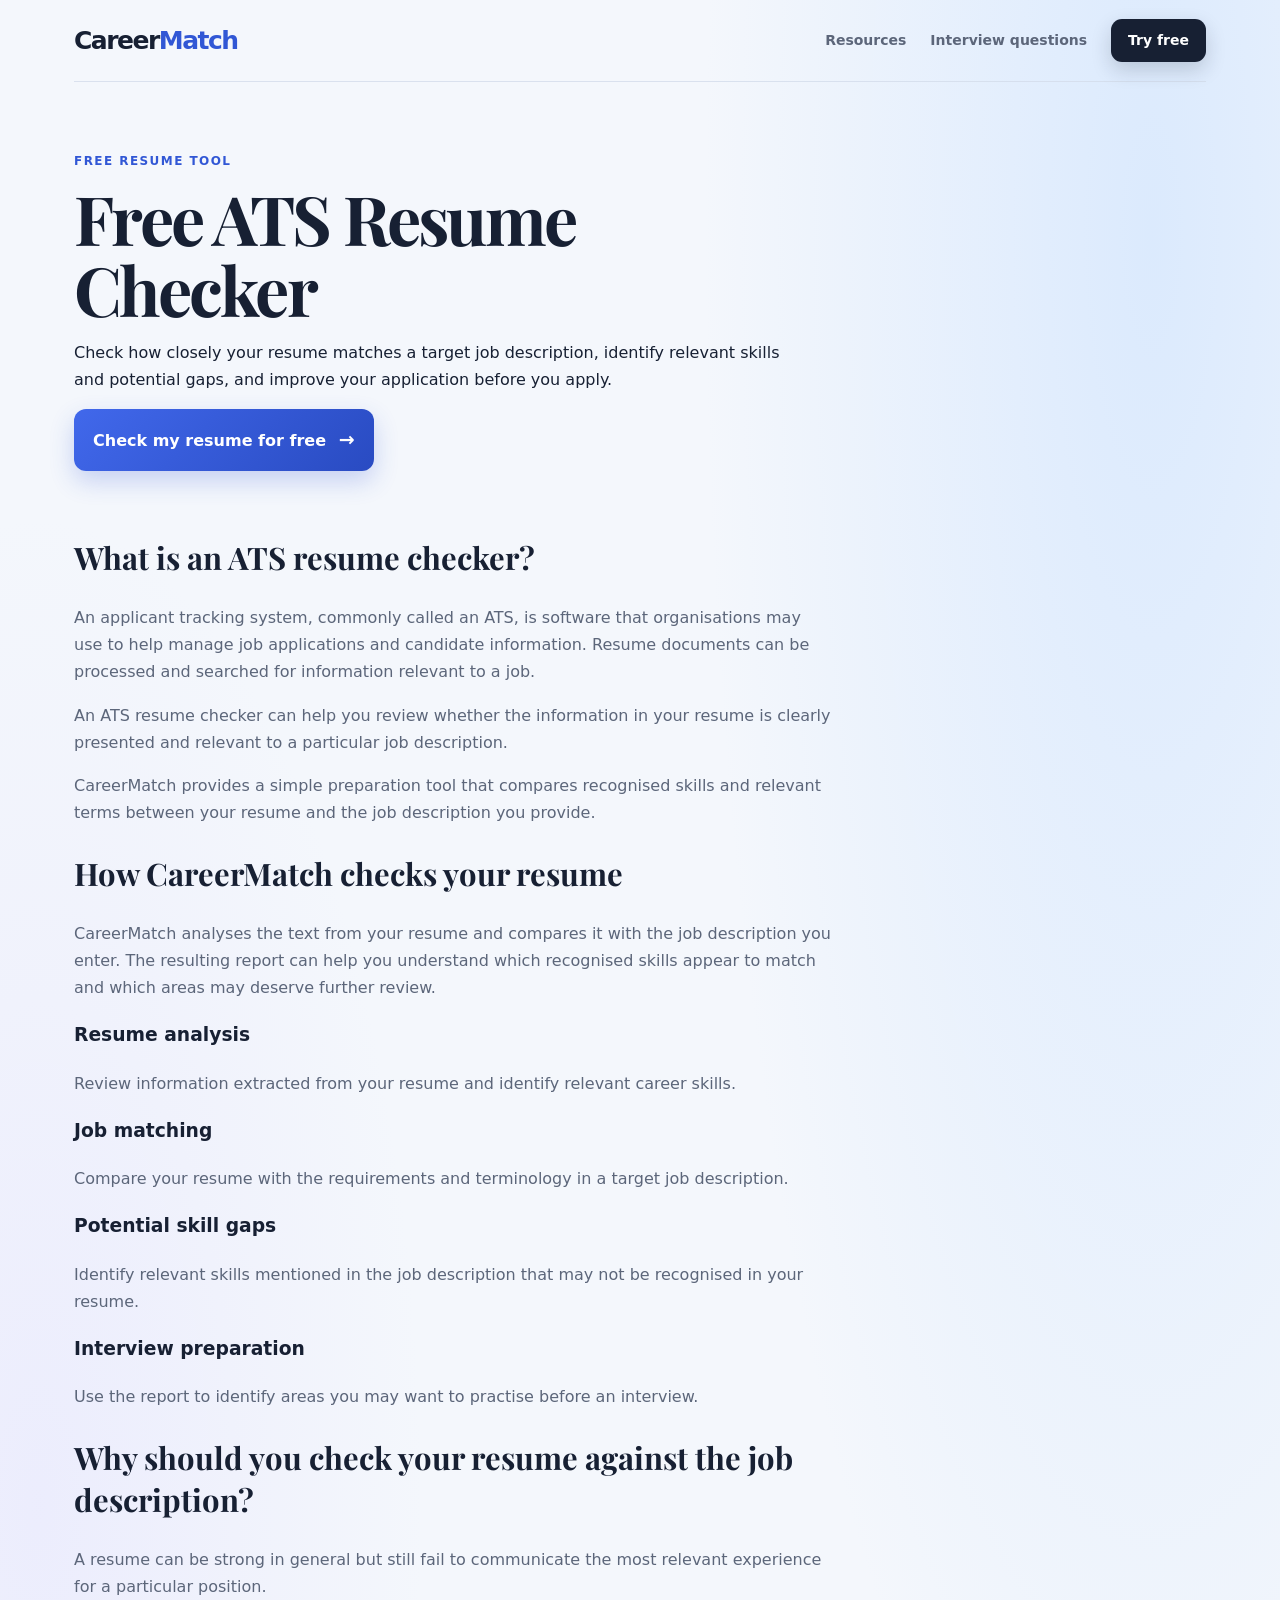
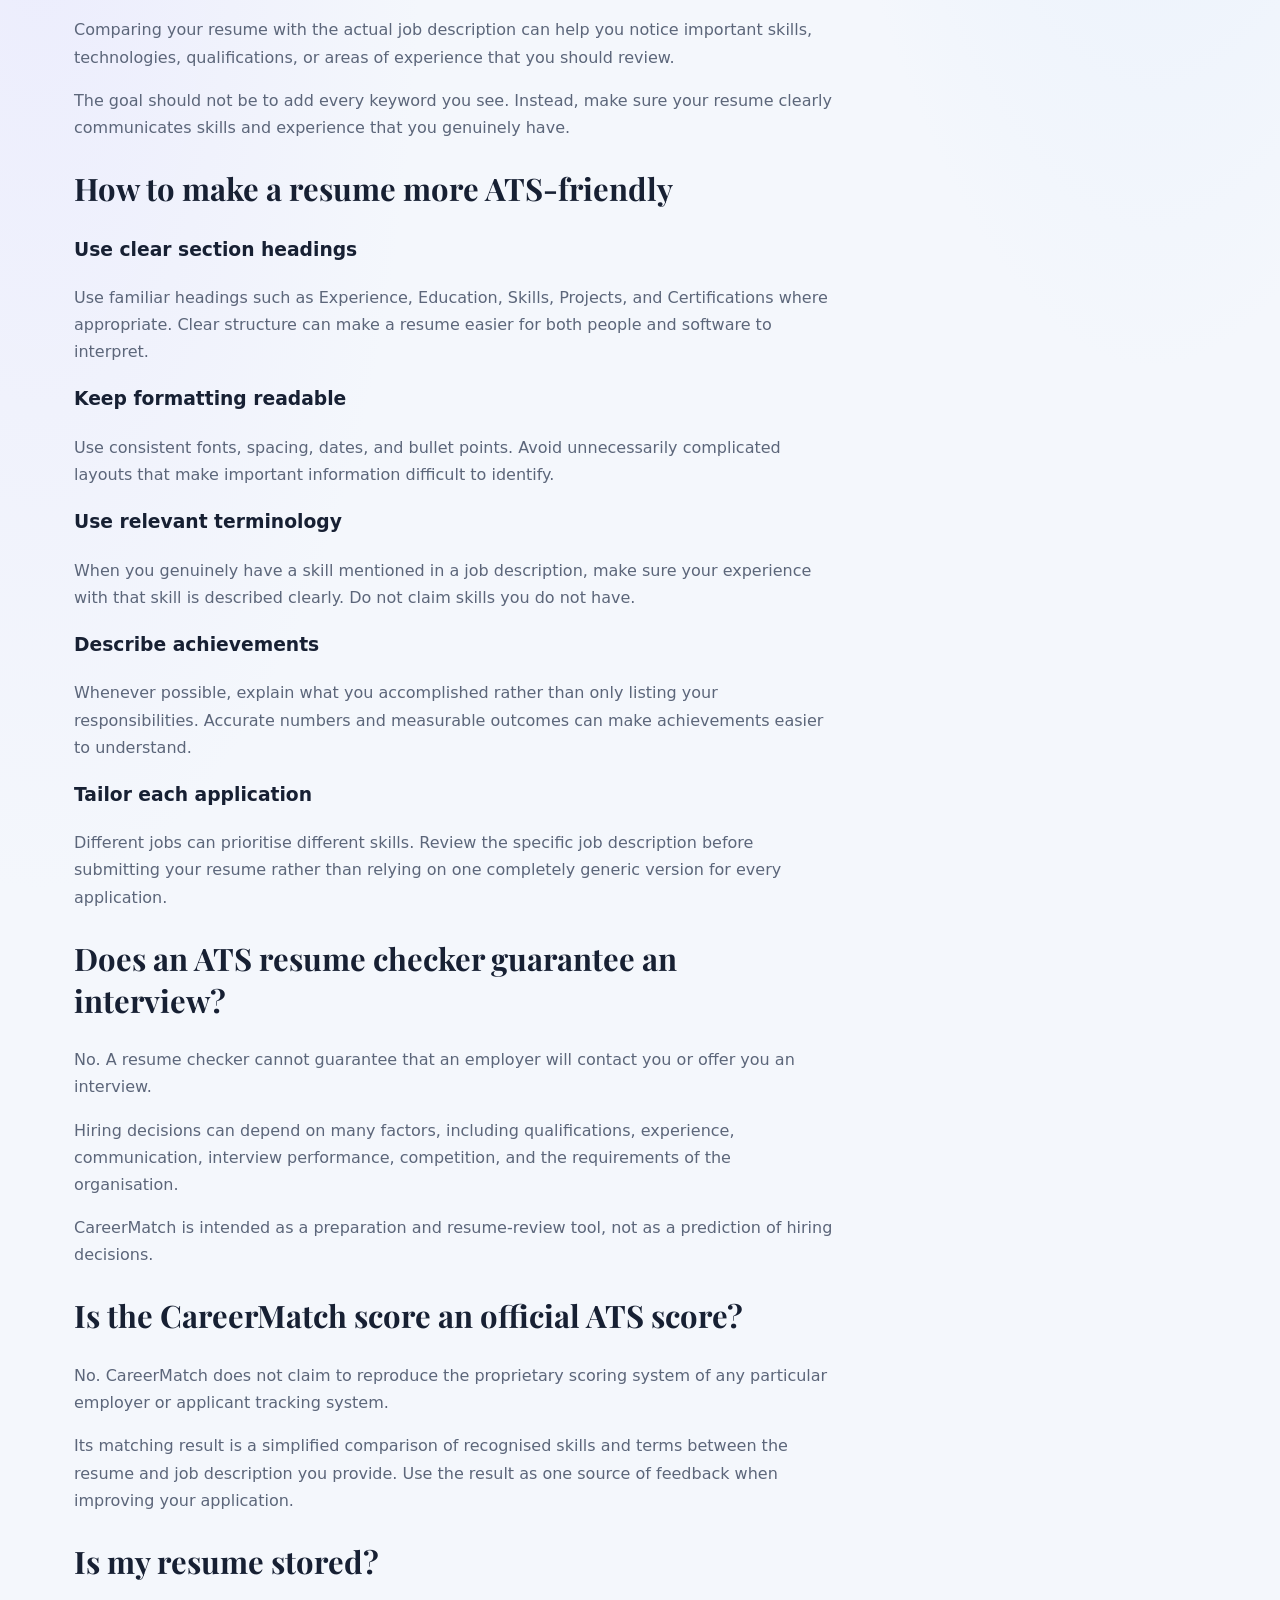
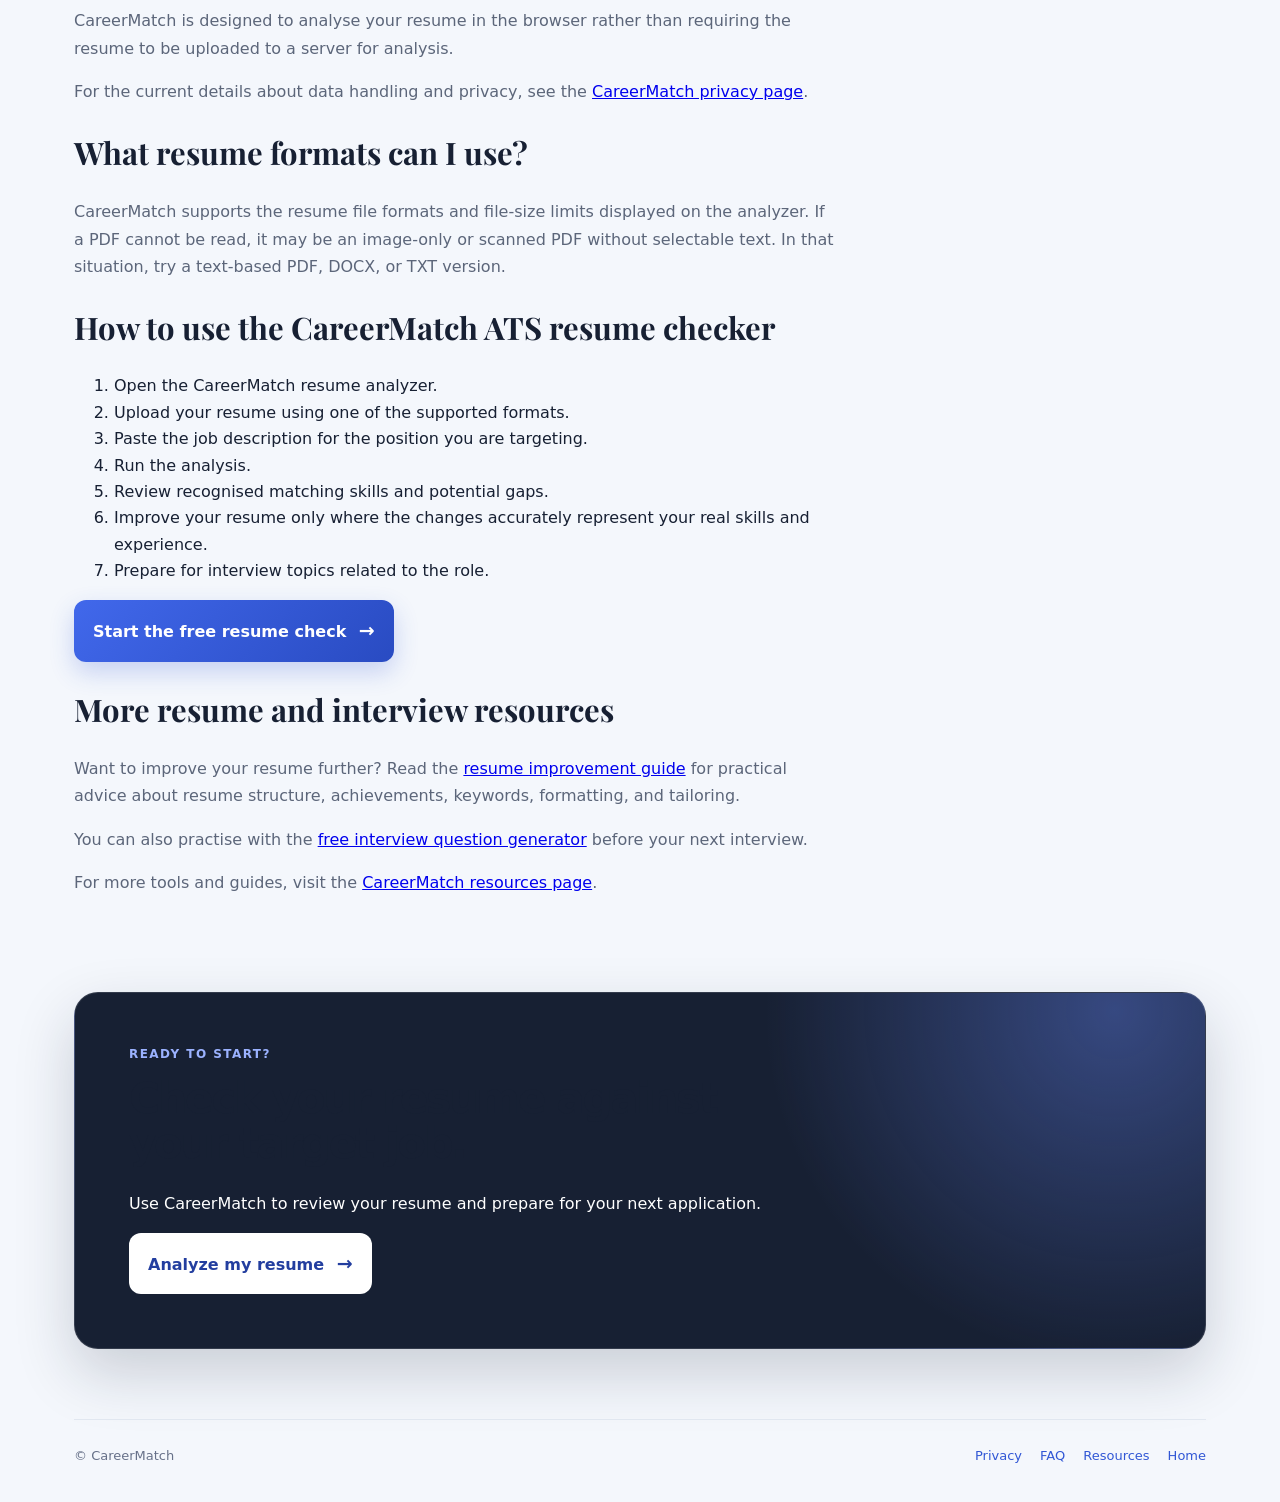
<file: ats-resume-checker.html>
<!doctype html>
<html lang="en">
<head>
<meta charset="utf-8">
<meta name="viewport" content="width=device-width,initial-scale=1">

<title>Free ATS Resume Checker | Check Your Resume for ATS Compatibility | CareerMatch</title>

<meta name="description" content="Use CareerMatch's free ATS resume checker to review your resume, compare it with a job description, identify relevant skills and potential gaps, and prepare for your next application.">

<meta name="robots" content="index, follow">

<link rel="canonical" href="https://resume-interview-analyzer.pratyushk824-786.workers.dev/ats-resume-checker">

<meta property="og:type" content="website">
<meta property="og:title" content="Free ATS Resume Checker | CareerMatch">
<meta property="og:description" content="Check your resume against a job description, identify relevant skills and potential gaps, and improve your application preparation.">
<meta property="og:url" content="https://resume-interview-analyzer.pratyushk824-786.workers.dev/ats-resume-checker">
<meta property="og:site_name" content="CareerMatch">

<meta name="twitter:card" content="summary">
<meta name="twitter:title" content="Free ATS Resume Checker">
<meta name="twitter:description" content="Check your resume against a job description and identify relevant skills and potential gaps.">

<script type="application/ld+json">
{
  "@context": "https://schema.org",
  "@type": "WebApplication",
  "name": "CareerMatch ATS Resume Checker",
  "url": "https://resume-interview-analyzer.pratyushk824-786.workers.dev/ats-resume-checker",
  "applicationCategory": "BusinessApplication",
  "operatingSystem": "Web",
  "isAccessibleForFree": true,
  "offers": {
    "@type": "Offer",
    "price": "0",
    "priceCurrency": "USD"
  },
  "description": "A free web tool that analyses resumes and compares recognised skills with a job description."
}
</script>

<link rel="stylesheet" href="style.css">
</head>

<body>

<main class="shell">

<nav>

<a class="logo" href="/">
Career<span>Match</span>
</a>

<div class="nav-links">

<a href="/resources">
Resources
</a>

<a href="/interview-questions">
Interview questions
</a>

<a href="/#analyzer" class="nav-cta">
Try free
</a>

</div>

</nav>


<section class="page-hero">

<p class="eyebrow">
FREE RESUME TOOL
</p>

<h1>
Free ATS Resume Checker
</h1>

<p>
Check how closely your resume matches a target job description,
identify relevant skills and potential gaps, and improve your application
before you apply.
</p>

<a class="primary-link" href="/#analyzer">
Check my resume for free <span>→</span>
</a>

</section>


<section class="article-section">

<h2>
What is an ATS resume checker?
</h2>

<p>
An applicant tracking system, commonly called an ATS, is software that
organisations may use to help manage job applications and candidate information.
Resume documents can be processed and searched for information relevant to a
job.
</p>

<p>
An ATS resume checker can help you review whether the information in your resume
is clearly presented and relevant to a particular job description.
</p>

<p>
CareerMatch provides a simple preparation tool that compares recognised skills
and relevant terms between your resume and the job description you provide.
</p>


<h2>
How CareerMatch checks your resume</h2>

<p>
CareerMatch analyses the text from your resume and compares it with the job
description you enter. The resulting report can help you understand which
recognised skills appear to match and which areas may deserve further review.
</p>

<div class="feature-grid">

<div>
<h3>Resume analysis</h3>
<p>
Review information extracted from your resume and identify relevant career
skills.
</p>
</div>

<div>
<h3>Job matching</h3>
<p>
Compare your resume with the requirements and terminology in a target job
description.
</p>
</div>

<div>
<h3>Potential skill gaps</h3>
<p>
Identify relevant skills mentioned in the job description that may not be
recognised in your resume.
</p>
</div>

<div>
<h3>Interview preparation</h3>
<p>
Use the report to identify areas you may want to practise before an interview.
</p>
</div>

</div>


<h2>
Why should you check your resume against the job description?
</h2>

<p>
A resume can be strong in general but still fail to communicate the most
relevant experience for a particular position.
</p>

<p>
Comparing your resume with the actual job description can help you notice
important skills, technologies, qualifications, or areas of experience that
you should review.
</p>

<p>
The goal should not be to add every keyword you see. Instead, make sure your
resume clearly communicates skills and experience that you genuinely have.
</p>


<h2>
How to make a resume more ATS-friendly
</h2>

<h3>Use clear section headings</h3>

<p>
Use familiar headings such as Experience, Education, Skills, Projects, and
Certifications where appropriate. Clear structure can make a resume easier
for both people and software to interpret.
</p>

<h3>Keep formatting readable</h3>

<p>
Use consistent fonts, spacing, dates, and bullet points. Avoid unnecessarily
complicated layouts that make important information difficult to identify.
</p>

<h3>Use relevant terminology</h3>

<p>
When you genuinely have a skill mentioned in a job description, make sure your
experience with that skill is described clearly. Do not claim skills you do not
have.
</p>

<h3>Describe achievements</h3>

<p>
Whenever possible, explain what you accomplished rather than only listing your
responsibilities. Accurate numbers and measurable outcomes can make achievements
easier to understand.
</p>

<h3>Tailor each application</h3>

<p>
Different jobs can prioritise different skills. Review the specific job
description before submitting your resume rather than relying on one completely
generic version for every application.
</p>


<h2>
Does an ATS resume checker guarantee an interview?
</h2>

<p>
No. A resume checker cannot guarantee that an employer will contact you or
offer you an interview.
</p>

<p>
Hiring decisions can depend on many factors, including qualifications,
experience, communication, interview performance, competition, and the
requirements of the organisation.
</p>

<p>
CareerMatch is intended as a preparation and resume-review tool, not as a
prediction of hiring decisions.
</p>


<h2>
Is the CareerMatch score an official ATS score?
</h2>

<p>
No. CareerMatch does not claim to reproduce the proprietary scoring system of
any particular employer or applicant tracking system.
</p>

<p>
Its matching result is a simplified comparison of recognised skills and terms
between the resume and job description you provide. Use the result as one
source of feedback when improving your application.
</p>


<h2>
Is my resume stored?
</h2>

<p>
CareerMatch is designed to analyse your resume in the browser rather than
requiring the resume to be uploaded to a server for analysis.
</p>

<p>
For the current details about data handling and privacy, see the
<a href="/privacy">CareerMatch privacy page</a>.
</p>


<h2>
What resume formats can I use?
</h2>

<p>
CareerMatch supports the resume file formats and file-size limits displayed
on the analyzer. If a PDF cannot be read, it may be an image-only or scanned
PDF without selectable text. In that situation, try a text-based PDF, DOCX,
or TXT version.
</p>


<h2>
How to use the CareerMatch ATS resume checker
</h2>

<ol>

<li>
Open the CareerMatch resume analyzer.
</li>

<li>
Upload your resume using one of the supported formats.
</li>

<li>
Paste the job description for the position you are targeting.
</li>

<li>
Run the analysis.
</li>

<li>
Review recognised matching skills and potential gaps.
</li>

<li>
Improve your resume only where the changes accurately represent your real
skills and experience.
</li>

<li>
Prepare for interview topics related to the role.
</li>

</ol>

<a class="primary-link" href="/#analyzer">
Start the free resume check <span>→</span>
</a>


<h2>
More resume and interview resources
</h2>

<p>
Want to improve your resume further? Read the
<a href="/resume-tips">resume improvement guide</a>
for practical advice about resume structure, achievements, keywords,
formatting, and tailoring.
</p>

<p>
You can also practise with the
<a href="/interview-questions">free interview question generator</a>
before your next interview.
</p>

<p>
For more tools and guides, visit the
<a href="/resources">CareerMatch resources page</a>.
</p>

</section>


<section class="closing">

<p class="eyebrow">
READY TO START?
</p>

<h2>
Check your resume against your target job.
</h2>

<p>
Use CareerMatch to review your resume and prepare for your next application.
</p>

<a class="primary-link" href="/#analyzer">
Analyze my resume <span>→</span>
</a>

</section>


<footer>

<span>
© CareerMatch
</span>

<div>

<a href="/privacy">
Privacy
</a>

<a href="/faq">
FAQ
</a>

<a href="/resources">
Resources
</a>

<a href="/">
Home
</a>

</div>

</footer>

</main>

</body>
</html>
</file>
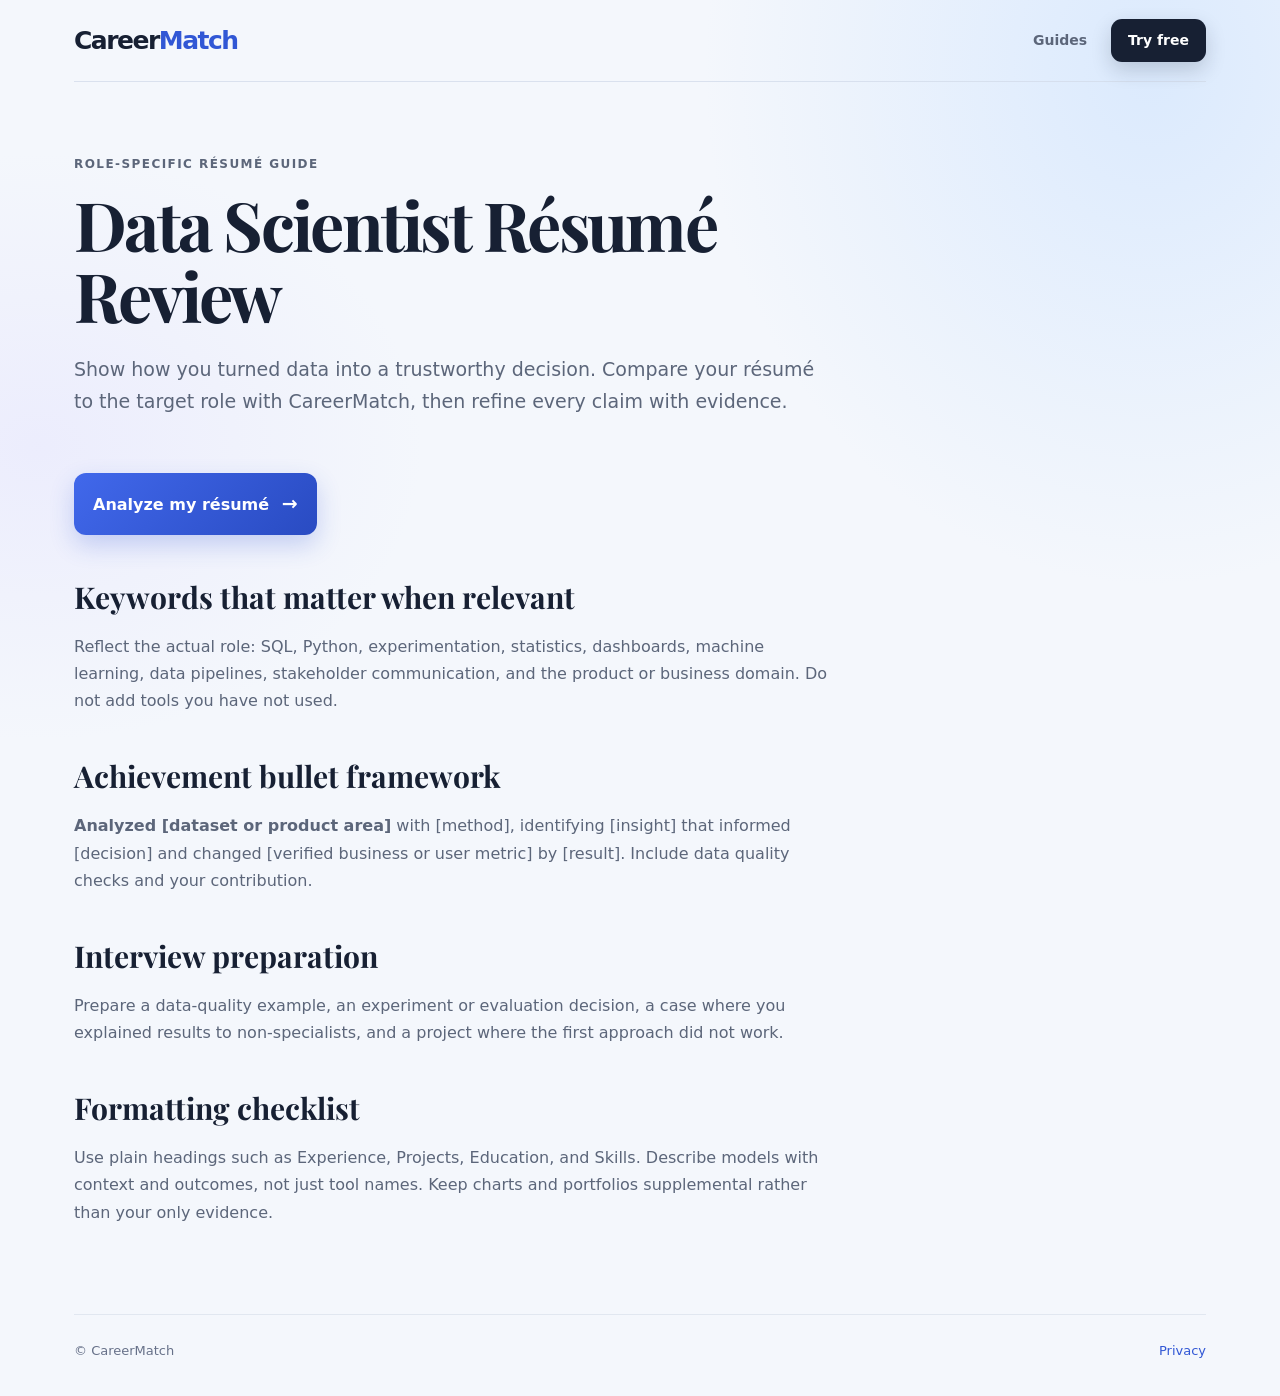
<file: data-scientist-resume-analyzer.html>
<!doctype html><html lang="en"><head><meta charset="utf-8"><meta name="viewport" content="width=device-width,initial-scale=1"><title>Data Scientist Resume Review | CareerMatch</title><meta name="description" content="Review a data scientist resume against a job description: analysis, modelling, experimentation, business impact, ATS-safe formatting, and interview preparation."><link rel="canonical" href="https://resume-interview-analyzer.pratyushk824-786.workers.dev/data-scientist-resume-analyzer"><link rel="stylesheet" href="style.css"></head><body><main class="shell"><nav><a class="logo" href="/">Career<span>Match</span></a><div class="nav-links"><a href="/resources">Guides</a><a class="nav-cta" href="/#analyzer">Try free</a></div></nav><article class="article-page"><p class="eyebrow">ROLE-SPECIFIC RÉSUMÉ GUIDE</p><h1>Data Scientist Résumé Review</h1><p class="article-lead">Show how you turned data into a trustworthy decision. Compare your résumé to the target role with CareerMatch, then refine every claim with evidence.</p><a class="primary-link" href="/#analyzer">Analyze my résumé <span>→</span></a><h2>Keywords that matter when relevant</h2><p>Reflect the actual role: SQL, Python, experimentation, statistics, dashboards, machine learning, data pipelines, stakeholder communication, and the product or business domain. Do not add tools you have not used.</p><h2>Achievement bullet framework</h2><p><strong>Analyzed [dataset or product area]</strong> with [method], identifying [insight] that informed [decision] and changed [verified business or user metric] by [result]. Include data quality checks and your contribution.</p><h2>Interview preparation</h2><p>Prepare a data-quality example, an experiment or evaluation decision, a case where you explained results to non-specialists, and a project where the first approach did not work.</p><h2>Formatting checklist</h2><p>Use plain headings such as Experience, Projects, Education, and Skills. Describe models with context and outcomes, not just tool names. Keep charts and portfolios supplemental rather than your only evidence.</p></article><footer><span>© <span id="year"></span> CareerMatch</span><div><a href="/privacy">Privacy</a></div></footer></main><script src="site.js"></script></body></html>
</file>
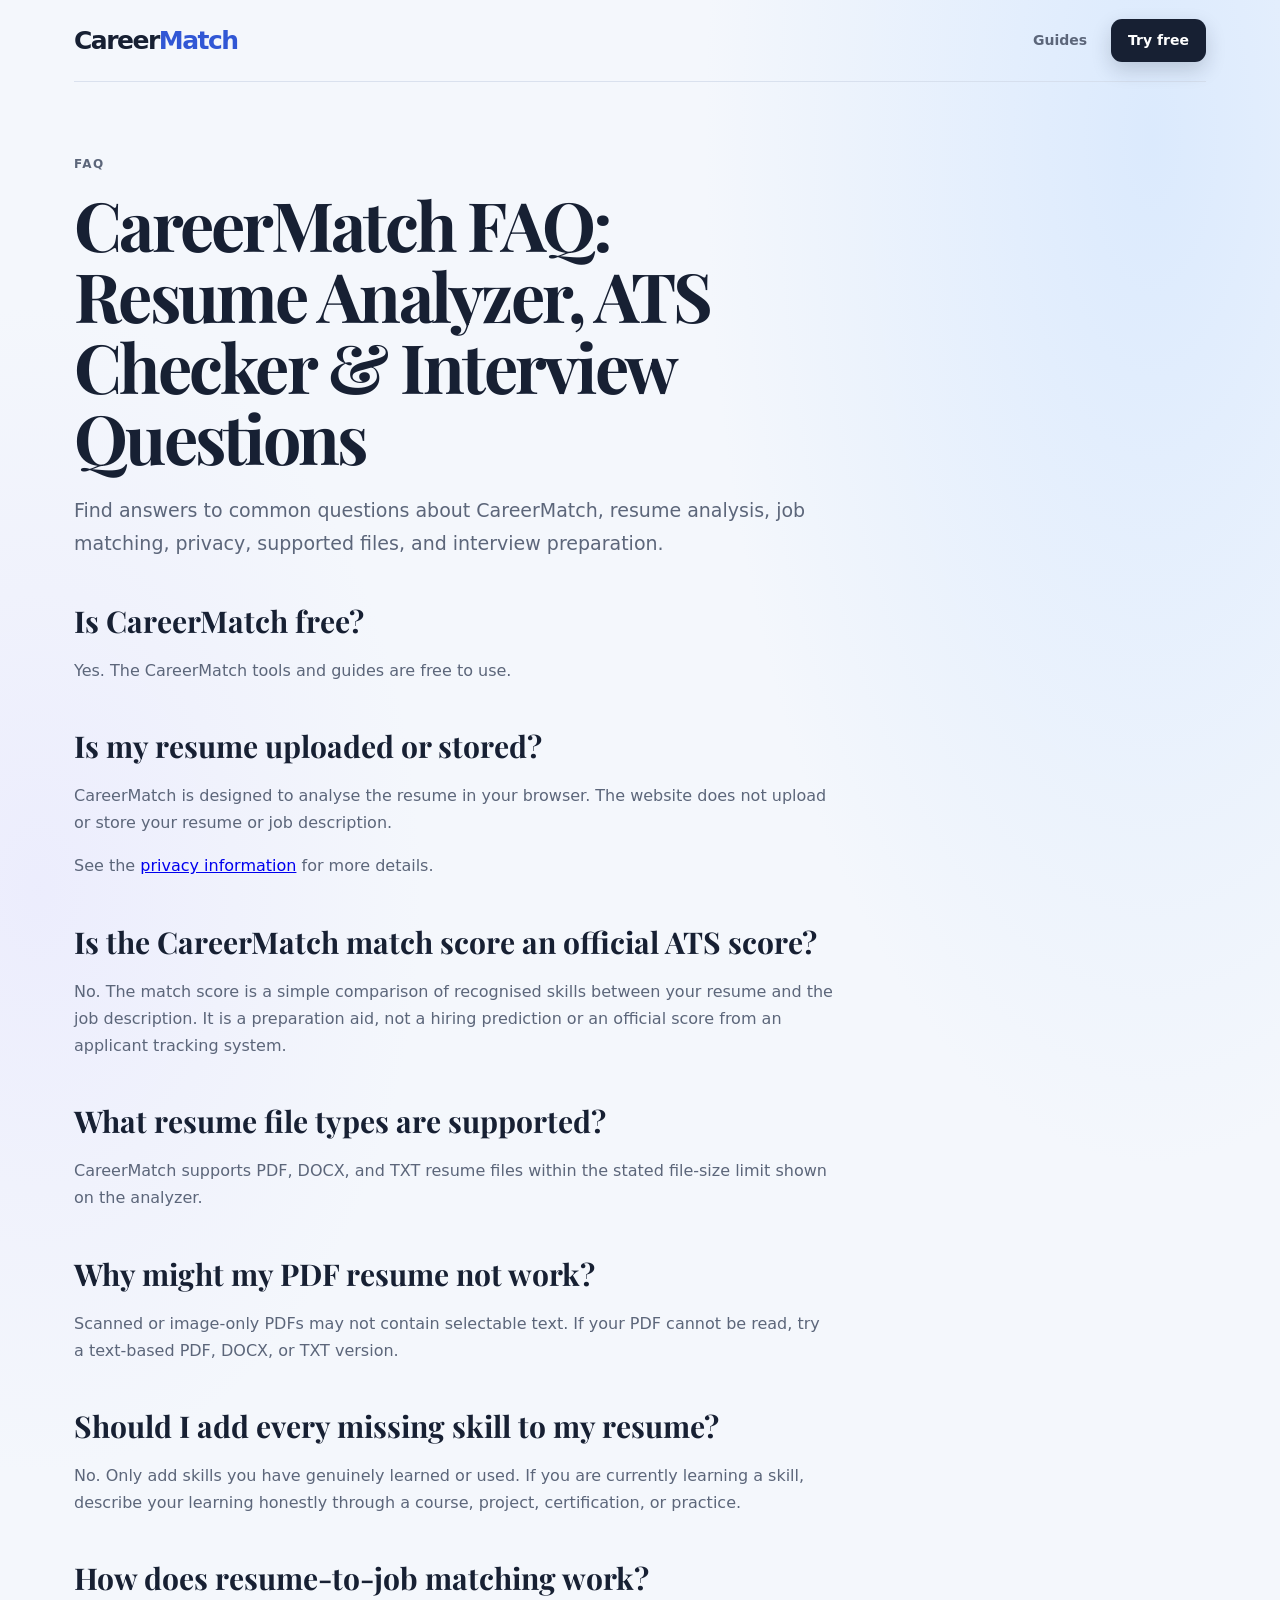
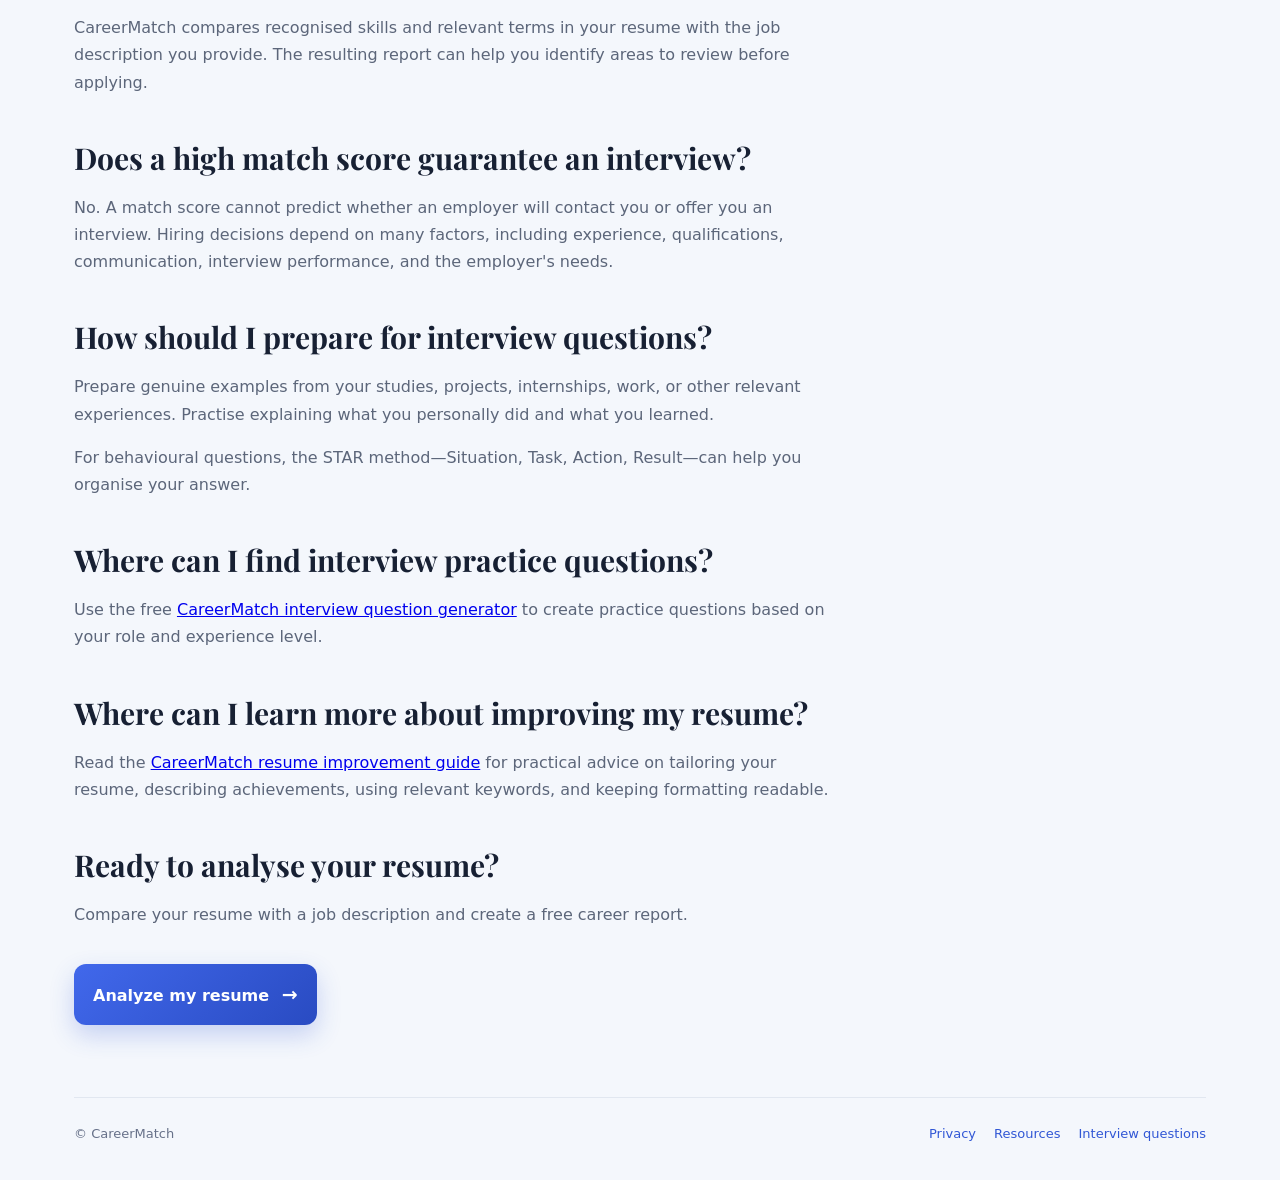
<file: faq.html>
<!doctype html>
<html lang="en">
<head>
<meta charset="utf-8">
<meta name="viewport" content="width=device-width,initial-scale=1">

<title>CareerMatch FAQ | Resume Analyzer & ATS Checker Questions</title>

<meta name="description" content="Answers to common questions about CareerMatch, the free resume analyzer, ATS resume checker, job matching tool, privacy, resume files, match scores, and interview preparation.">

<meta name="robots" content="index, follow">

<link rel="canonical" href="https://resume-interview-analyzer.pratyushk824-786.workers.dev/faq">

<meta property="og:type" content="website">
<meta property="og:title" content="CareerMatch FAQ | Resume Analyzer Questions">
<meta property="og:description" content="Answers about CareerMatch resume analysis, job matching, privacy, ATS scores, and interview preparation.">
<meta property="og:url" content="https://resume-interview-analyzer.pratyushk824-786.workers.dev/faq">
<meta property="og:site_name" content="CareerMatch">

<script type="application/ld+json">
{
  "@context": "https://schema.org",
  "@type": "FAQPage",
  "mainEntity": [
    {
      "@type": "Question",
      "name": "Is CareerMatch free?",
      "acceptedAnswer": {
        "@type": "Answer",
        "text": "Yes. The CareerMatch tools and guides are free to use."
      }
    },
    {
      "@type": "Question",
      "name": "Is my resume uploaded or stored?",
      "acceptedAnswer": {
        "@type": "Answer",
        "text": "CareerMatch is designed to analyse the resume in the browser. The website does not upload or store the resume or job description."
      }
    },
    {
      "@type": "Question",
      "name": "Is the CareerMatch match score an official ATS score?",
      "acceptedAnswer": {
        "@type": "Answer",
        "text": "No. The match score is a simple comparison of recognised skills between the resume and job description. It is a preparation aid and is not a hiring prediction or official ATS score."
      }
    },
    {
      "@type": "Question",
      "name": "What resume file types are supported?",
      "acceptedAnswer": {
        "@type": "Answer",
        "text": "CareerMatch supports PDF, DOCX, and TXT resume files within the stated file-size limit."
      }
    },
    {
      "@type": "Question",
      "name": "Why might a PDF resume not work?",
      "acceptedAnswer": {
        "@type": "Answer",
        "text": "Scanned or image-only PDFs may not contain selectable text. A text-based PDF, DOCX, or TXT version is recommended."
      }
    },
    {
      "@type": "Question",
      "name": "Should I add every missing skill to my resume?",
      "acceptedAnswer": {
        "@type": "Answer",
        "text": "No. Only add skills you have genuinely learned or used. If you are currently learning a skill, describe your learning honestly through a course, project, or practice."
      }
    },
    {
      "@type": "Question",
      "name": "How should I prepare for interview questions?",
      "acceptedAnswer": {
        "@type": "Answer",
        "text": "Prepare genuine examples from your experience and practise explaining them clearly. For behavioural questions, the STAR method can help structure your answers."
      }
    }
  ]
}
</script>

<link rel="stylesheet" href="style.css">
</head>

<body>

<main class="shell">

<nav>

<a class="logo" href="/">
Career<span>Match</span>
</a>

<div class="nav-links">

<a href="/resources">
Guides
</a>

<a href="/#analyzer" class="nav-cta">
Try free
</a>

</div>

</nav>

<article class="article-page">

<p class="eyebrow">
FAQ
</p>

<h1>
CareerMatch FAQ: Resume Analyzer, ATS Checker & Interview Questions
</h1>

<p class="article-lead">
Find answers to common questions about CareerMatch, resume analysis,
job matching, privacy, supported files, and interview preparation.
</p>

<h2>
Is CareerMatch free?
</h2>

<p>
Yes. The CareerMatch tools and guides are free to use.
</p>

<h2>
Is my resume uploaded or stored?
</h2>

<p>
CareerMatch is designed to analyse the resume in your browser. The website does
not upload or store your resume or job description.
</p>

<p>
See the <a href="/privacy">privacy information</a> for more details.
</p>

<h2>
Is the CareerMatch match score an official ATS score?
</h2>

<p>
No. The match score is a simple comparison of recognised skills between your
resume and the job description. It is a preparation aid, not a hiring prediction
or an official score from an applicant tracking system.
</p>

<h2>
What resume file types are supported?
</h2>

<p>
CareerMatch supports PDF, DOCX, and TXT resume files within the stated file-size
limit shown on the analyzer.
</p>

<h2>
Why might my PDF resume not work?
</h2>

<p>
Scanned or image-only PDFs may not contain selectable text. If your PDF cannot
be read, try a text-based PDF, DOCX, or TXT version.
</p>

<h2>
Should I add every missing skill to my resume?
</h2>

<p>
No. Only add skills you have genuinely learned or used. If you are currently
learning a skill, describe your learning honestly through a course, project,
certification, or practice.
</p>

<h2>
How does resume-to-job matching work?
</h2>

<p>
CareerMatch compares recognised skills and relevant terms in your resume with
the job description you provide. The resulting report can help you identify
areas to review before applying.
</p>

<h2>
Does a high match score guarantee an interview?
</h2>

<p>
No. A match score cannot predict whether an employer will contact you or offer
you an interview. Hiring decisions depend on many factors, including experience,
qualifications, communication, interview performance, and the employer's needs.
</p>

<h2>
How should I prepare for interview questions?
</h2>

<p>
Prepare genuine examples from your studies, projects, internships, work, or
other relevant experiences. Practise explaining what you personally did and
what you learned.
</p>

<p>
For behavioural questions, the STAR method—Situation, Task, Action, Result—can
help you organise your answer.
</p>

<h2>
Where can I find interview practice questions?
</h2>

<p>
Use the free
<a href="/interview-questions">CareerMatch interview question generator</a>
to create practice questions based on your role and experience level.
</p>

<h2>
Where can I learn more about improving my resume?
</h2>

<p>
Read the
<a href="/resume-tips">CareerMatch resume improvement guide</a>
for practical advice on tailoring your resume, describing achievements,
using relevant keywords, and keeping formatting readable.
</p>

<h2>
Ready to analyse your resume?
</h2>

<p>
Compare your resume with a job description and create a free career report.
</p>

<a class="primary-link" href="/#analyzer">
Analyze my resume <span>→</span>
</a>

</article>

<footer>

<span>
© CareerMatch
</span>

<div>

<a href="/privacy">
Privacy
</a>

<a href="/resources">
Resources
</a>

<a href="/interview-questions">
Interview questions
</a>

</div>

</footer>

</main>

</body>
</html>
</file>
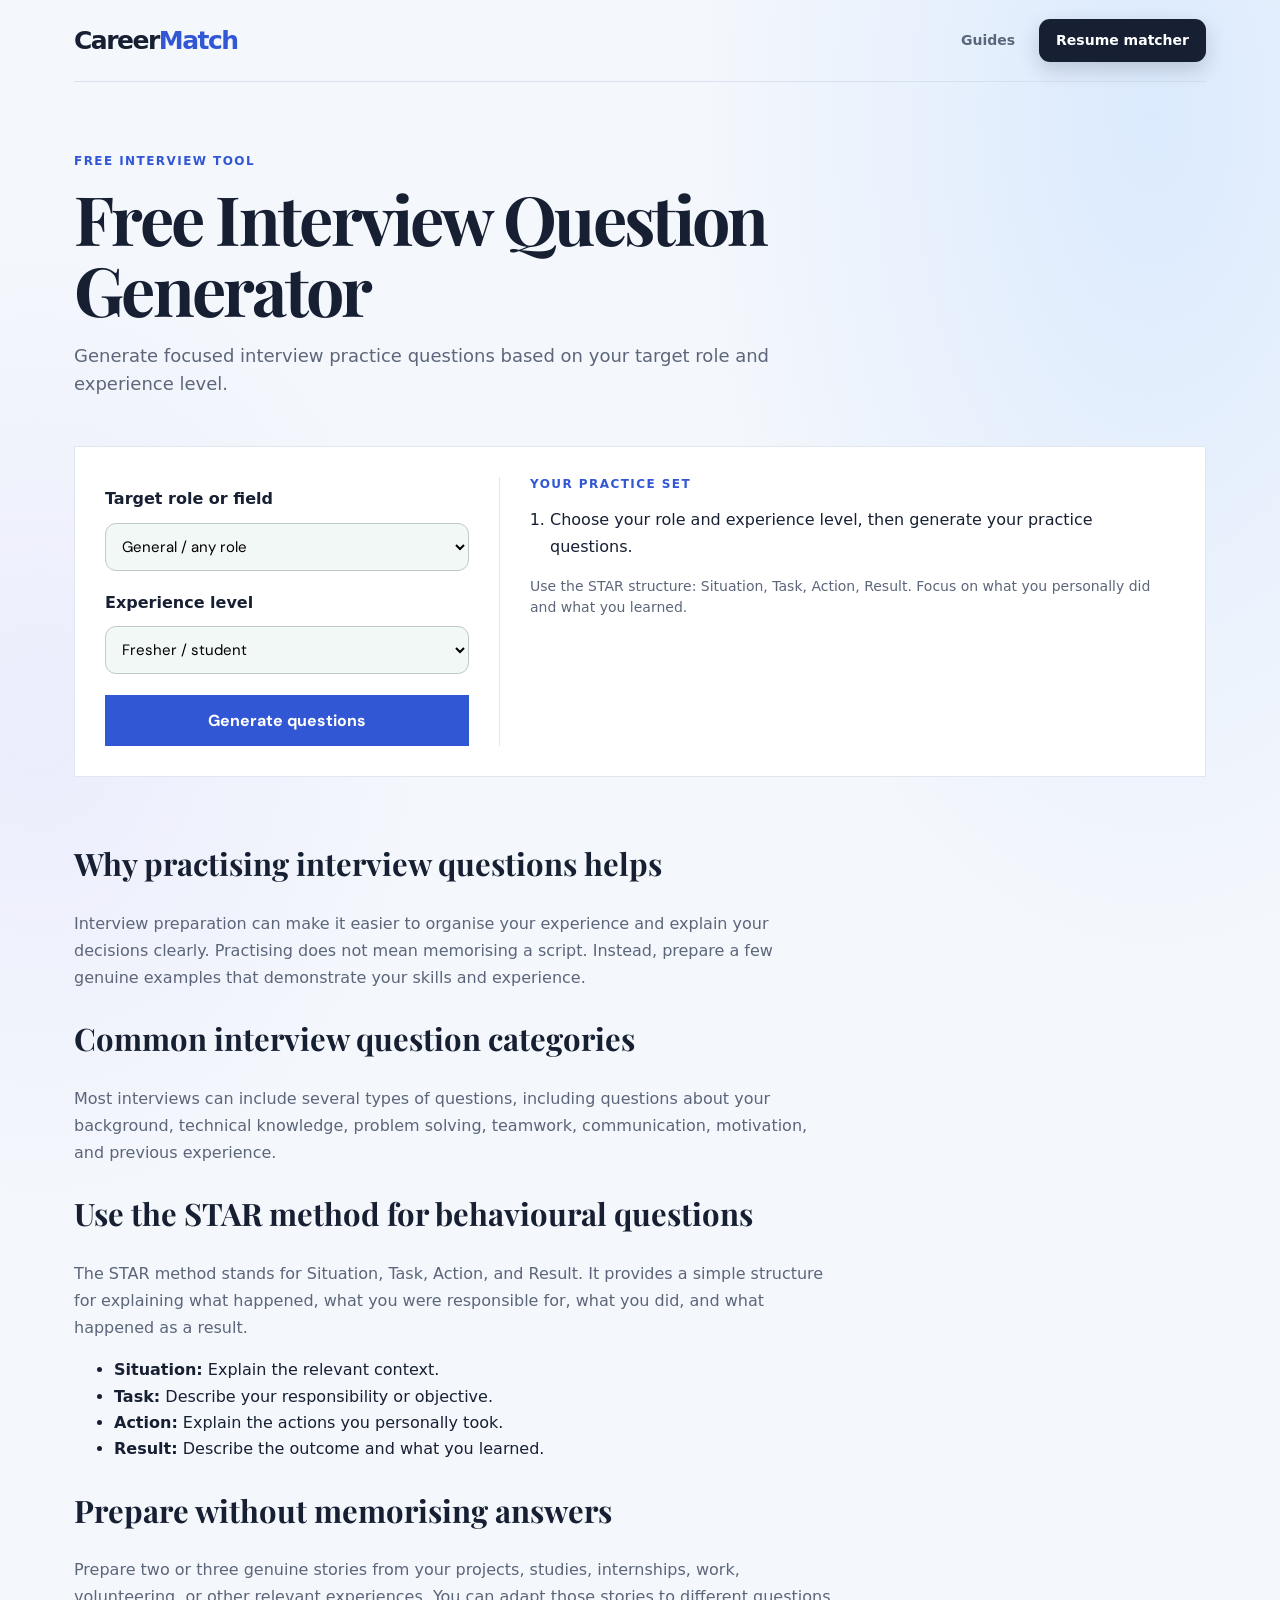
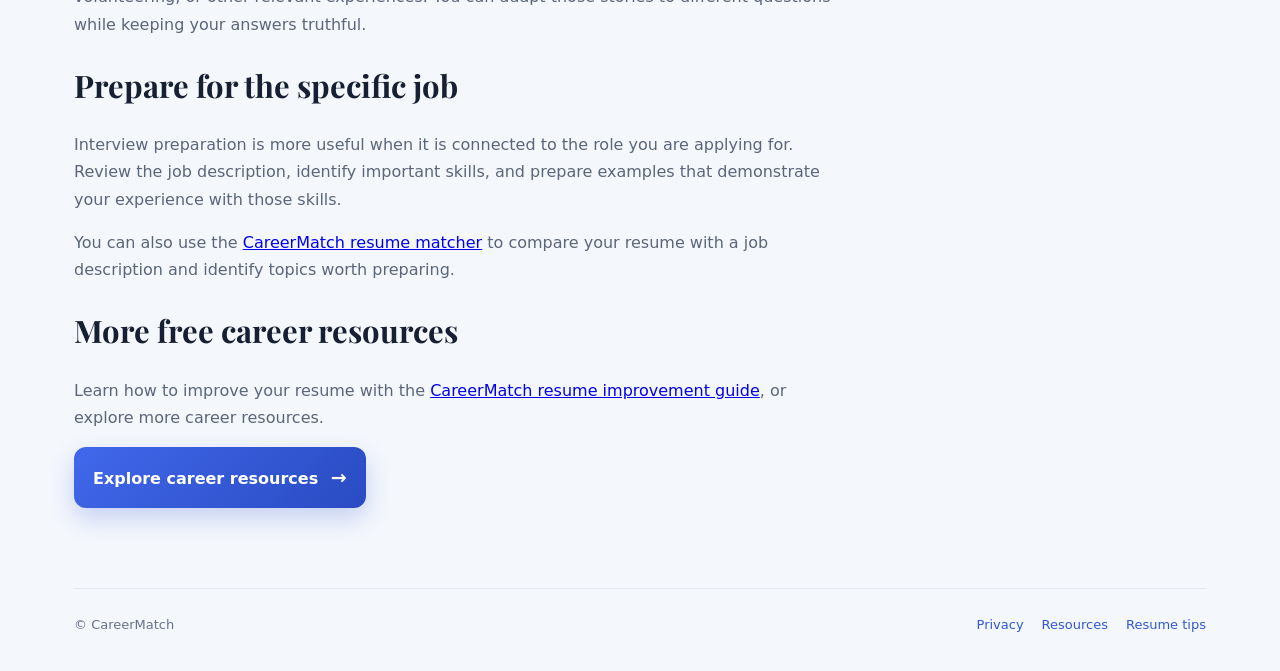
<file: interview-questions.html>
<!doctype html>
<html lang="en">
<head>
<meta charset="utf-8">
<meta name="viewport" content="width=device-width,initial-scale=1">

<title>Free Interview Question Generator | CareerMatch</title>

<meta name="description" content="Generate free interview practice questions for software engineering, data science, business, project management, freshers, and experienced candidates. Prepare with realistic interview questions and the STAR method.">

<meta name="robots" content="index, follow">

<link rel="canonical" href="https://resume-interview-analyzer.pratyushk824-786.workers.dev/interview-questions">

<meta property="og:type" content="website">
<meta property="og:title" content="Free Interview Question Generator | CareerMatch">
<meta property="og:description" content="Generate interview practice questions based on your role and experience level.">
<meta property="og:url" content="https://resume-interview-analyzer.pratyushk824-786.workers.dev/interview-questions">
<meta property="og:site_name" content="CareerMatch">

<meta name="twitter:card" content="summary">
<meta name="twitter:title" content="Free Interview Question Generator">
<meta name="twitter:description" content="Generate focused interview practice questions for free.">

<script type="application/ld+json">
{
  "@context": "https://schema.org",
  "@type": "WebApplication",
  "name": "CareerMatch Interview Question Generator",
  "url": "https://resume-interview-analyzer.pratyushk824-786.workers.dev/interview-questions",
  "applicationCategory": "EducationalApplication",
  "operatingSystem": "Web",
  "isAccessibleForFree": true,
  "offers": {
    "@type": "Offer",
    "price": "0",
    "priceCurrency": "USD"
  }
}
</script>

<link rel="stylesheet" href="style.css">
</head>

<body>

<main class="shell">

<nav>

<a class="logo" href="/">
Career<span>Match</span>
</a>

<div class="nav-links">
<a href="/resources">Guides</a>
<a href="/#analyzer" class="nav-cta">Resume matcher</a>
</div>

</nav>

<section class="page-hero compact">

<p class="eyebrow">FREE INTERVIEW TOOL</p>

<h1>Free Interview Question Generator</h1>

<p>
Generate focused interview practice questions based on your target role
and experience level.
</p>

</section>

<section class="generator">

<div class="generator-controls">

<label for="role">
Target role or field
</label>

<select id="role">

<option value="general">
General / any role
</option>

<option value="software">
Software engineering
</option>

<option value="data">
Data analyst / data science
</option>

<option value="business">
Business / project management
</option>

</select>

<label for="level">
Experience level
</label>

<select id="level">

<option value="fresher">
Fresher / student
</option>

<option value="early">
0–3 years experience
</option>

<option value="experienced">
3+ years experience
</option>

</select>

<button id="questionGenerator">
Generate questions
</button>

</div>

<div class="question-results">

<p class="eyebrow">
YOUR PRACTICE SET
</p>

<ol id="generatedQuestions">

<li>
Choose your role and experience level, then generate your practice questions.
</li>

</ol>

<p class="muted">
Use the STAR structure: Situation, Task, Action, Result.
Focus on what you personally did and what you learned.
</p>

</div>

</section>

<section class="article-section">

<h2>Why practising interview questions helps</h2>

<p>
Interview preparation can make it easier to organise your experience and explain
your decisions clearly. Practising does not mean memorising a script. Instead,
prepare a few genuine examples that demonstrate your skills and experience.
</p>

<h2>Common interview question categories</h2>

<p>
Most interviews can include several types of questions, including questions
about your background, technical knowledge, problem solving, teamwork,
communication, motivation, and previous experience.
</p>

<h2>Use the STAR method for behavioural questions</h2>

<p>
The STAR method stands for Situation, Task, Action, and Result. It provides a
simple structure for explaining what happened, what you were responsible for,
what you did, and what happened as a result.
</p>

<ul>
<li><strong>Situation:</strong> Explain the relevant context.</li>
<li><strong>Task:</strong> Describe your responsibility or objective.</li>
<li><strong>Action:</strong> Explain the actions you personally took.</li>
<li><strong>Result:</strong> Describe the outcome and what you learned.</li>
</ul>

<h2>Prepare without memorising answers</h2>

<p>
Prepare two or three genuine stories from your projects, studies, internships,
work, volunteering, or other relevant experiences. You can adapt those stories
to different questions while keeping your answers truthful.
</p>

<h2>Prepare for the specific job</h2>

<p>
Interview preparation is more useful when it is connected to the role you are
applying for. Review the job description, identify important skills, and prepare
examples that demonstrate your experience with those skills.
</p>

<p>
You can also use the
<a href="/#analyzer">CareerMatch resume matcher</a>
to compare your resume with a job description and identify topics worth preparing.
</p>

<h2>More free career resources</h2>

<p>
Learn how to improve your resume with the
<a href="/resume-tips">CareerMatch resume improvement guide</a>,
or explore more career resources.
</p>

<a class="primary-link" href="/resources">
Explore career resources <span>→</span>
</a>

</section>

<footer>

<span>© CareerMatch</span>

<div>
<a href="/privacy">Privacy</a>
<a href="/resources">Resources</a>
<a href="/resume-tips">Resume tips</a>
</div>

</footer>

</main>

<script src="site.js"></script>

</body>
</html>
</file>
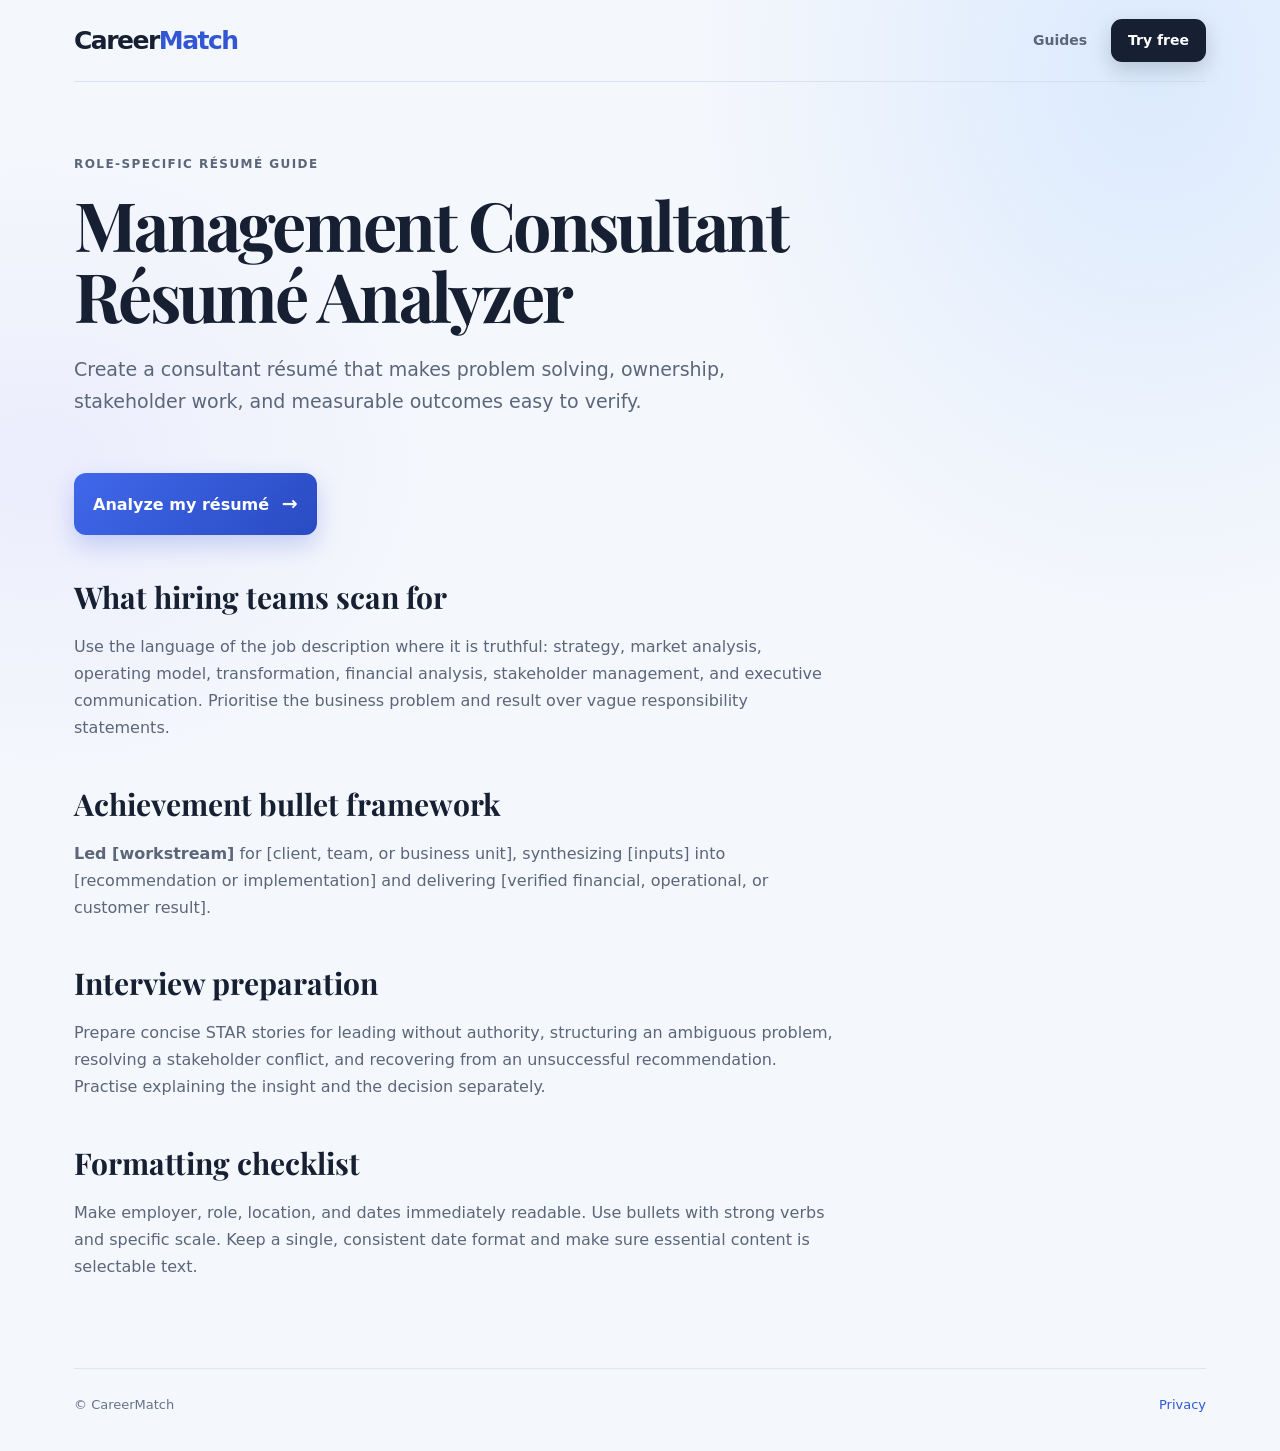
<file: management-consultant-resume-analyzer.html>
<!doctype html><html lang="en"><head><meta charset="utf-8"><meta name="viewport" content="width=device-width,initial-scale=1"><title>Management Consultant Resume Analyzer | CareerMatch</title><meta name="description" content="Review a management consultant resume for problem solving, leadership, measurable impact, ATS-safe formatting, and case interview preparation."><link rel="canonical" href="https://resume-interview-analyzer.pratyushk824-786.workers.dev/management-consultant-resume-analyzer"><link rel="stylesheet" href="style.css"></head><body><main class="shell"><nav><a class="logo" href="/">Career<span>Match</span></a><div class="nav-links"><a href="/resources">Guides</a><a class="nav-cta" href="/#analyzer">Try free</a></div></nav><article class="article-page"><p class="eyebrow">ROLE-SPECIFIC RÉSUMÉ GUIDE</p><h1>Management Consultant Résumé Analyzer</h1><p class="article-lead">Create a consultant résumé that makes problem solving, ownership, stakeholder work, and measurable outcomes easy to verify.</p><a class="primary-link" href="/#analyzer">Analyze my résumé <span>→</span></a><h2>What hiring teams scan for</h2><p>Use the language of the job description where it is truthful: strategy, market analysis, operating model, transformation, financial analysis, stakeholder management, and executive communication. Prioritise the business problem and result over vague responsibility statements.</p><h2>Achievement bullet framework</h2><p><strong>Led [workstream]</strong> for [client, team, or business unit], synthesizing [inputs] into [recommendation or implementation] and delivering [verified financial, operational, or customer result].</p><h2>Interview preparation</h2><p>Prepare concise STAR stories for leading without authority, structuring an ambiguous problem, resolving a stakeholder conflict, and recovering from an unsuccessful recommendation. Practise explaining the insight and the decision separately.</p><h2>Formatting checklist</h2><p>Make employer, role, location, and dates immediately readable. Use bullets with strong verbs and specific scale. Keep a single, consistent date format and make sure essential content is selectable text.</p></article><footer><span>© <span id="year"></span> CareerMatch</span><div><a href="/privacy">Privacy</a></div></footer></main><script src="site.js"></script></body></html>
</file>
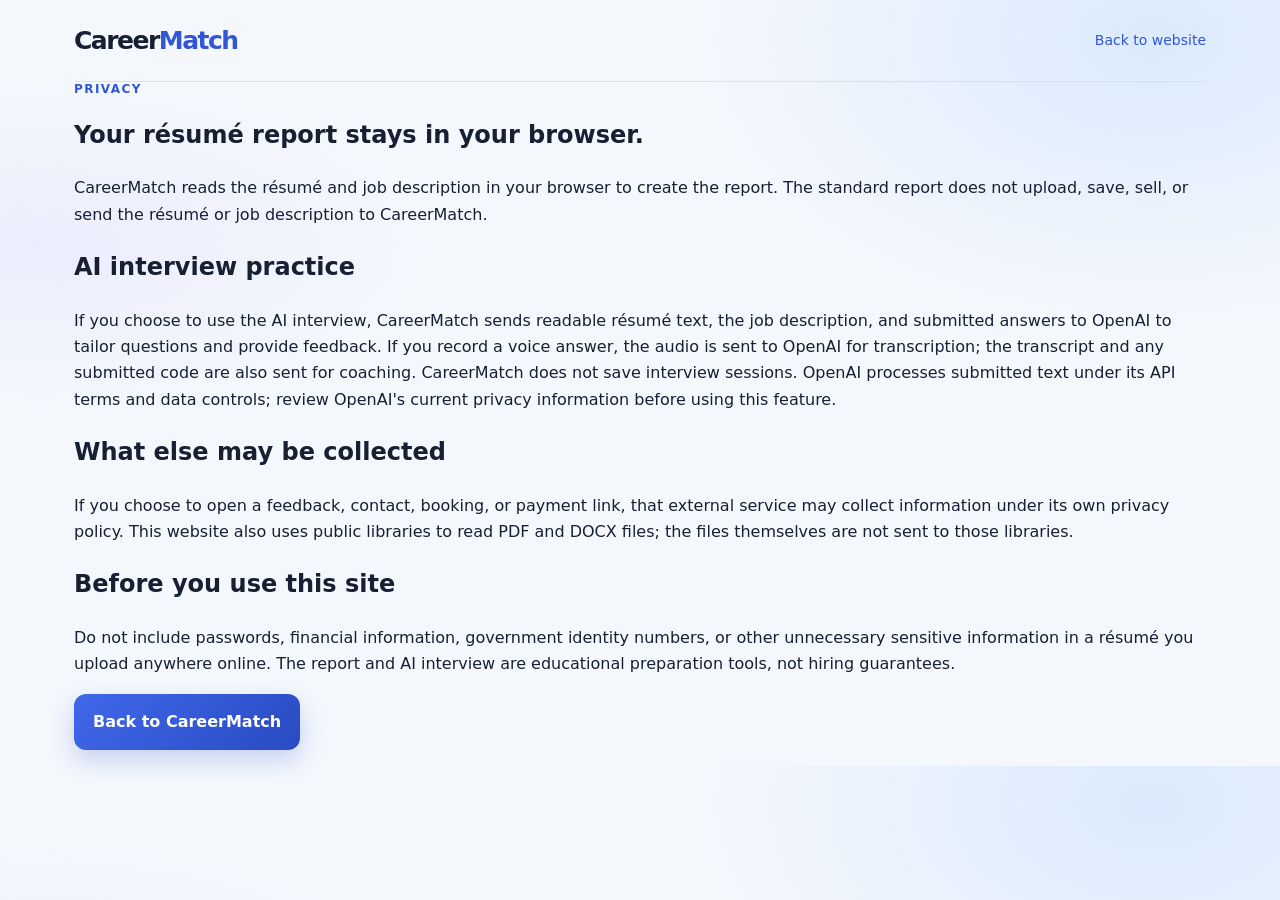
<file: privacy.html>
<!doctype html>
<html lang="en"><head><meta charset="utf-8"><meta name="viewport" content="width=device-width,initial-scale=1"><title>Privacy | CareerMatch</title><link rel="stylesheet" href="style.css"></head>
<body><main class="shell privacy-page"><nav><a class="logo" href="/">Career<span>Match</span></a><a href="/">Back to website</a></nav><article><p class="eyebrow">PRIVACY</p><h1>Your résumé report stays in your browser.</h1><p>CareerMatch reads the résumé and job description in your browser to create the report. The standard report does not upload, save, sell, or send the résumé or job description to CareerMatch.</p><h2>AI interview practice</h2><p>If you choose to use the AI interview, CareerMatch sends readable résumé text, the job description, and submitted answers to OpenAI to tailor questions and provide feedback. If you record a voice answer, the audio is sent to OpenAI for transcription; the transcript and any submitted code are also sent for coaching. CareerMatch does not save interview sessions. OpenAI processes submitted text under its API terms and data controls; review OpenAI's current privacy information before using this feature.</p><h2>What else may be collected</h2><p>If you choose to open a feedback, contact, booking, or payment link, that external service may collect information under its own privacy policy. This website also uses public libraries to read PDF and DOCX files; the files themselves are not sent to those libraries.</p><h2>Before you use this site</h2><p>Do not include passwords, financial information, government identity numbers, or other unnecessary sensitive information in a résumé you upload anywhere online. The report and AI interview are educational preparation tools, not hiring guarantees.</p><p><a class="primary-link" href="/">Back to CareerMatch</a></p></article></main></body></html>
</file>
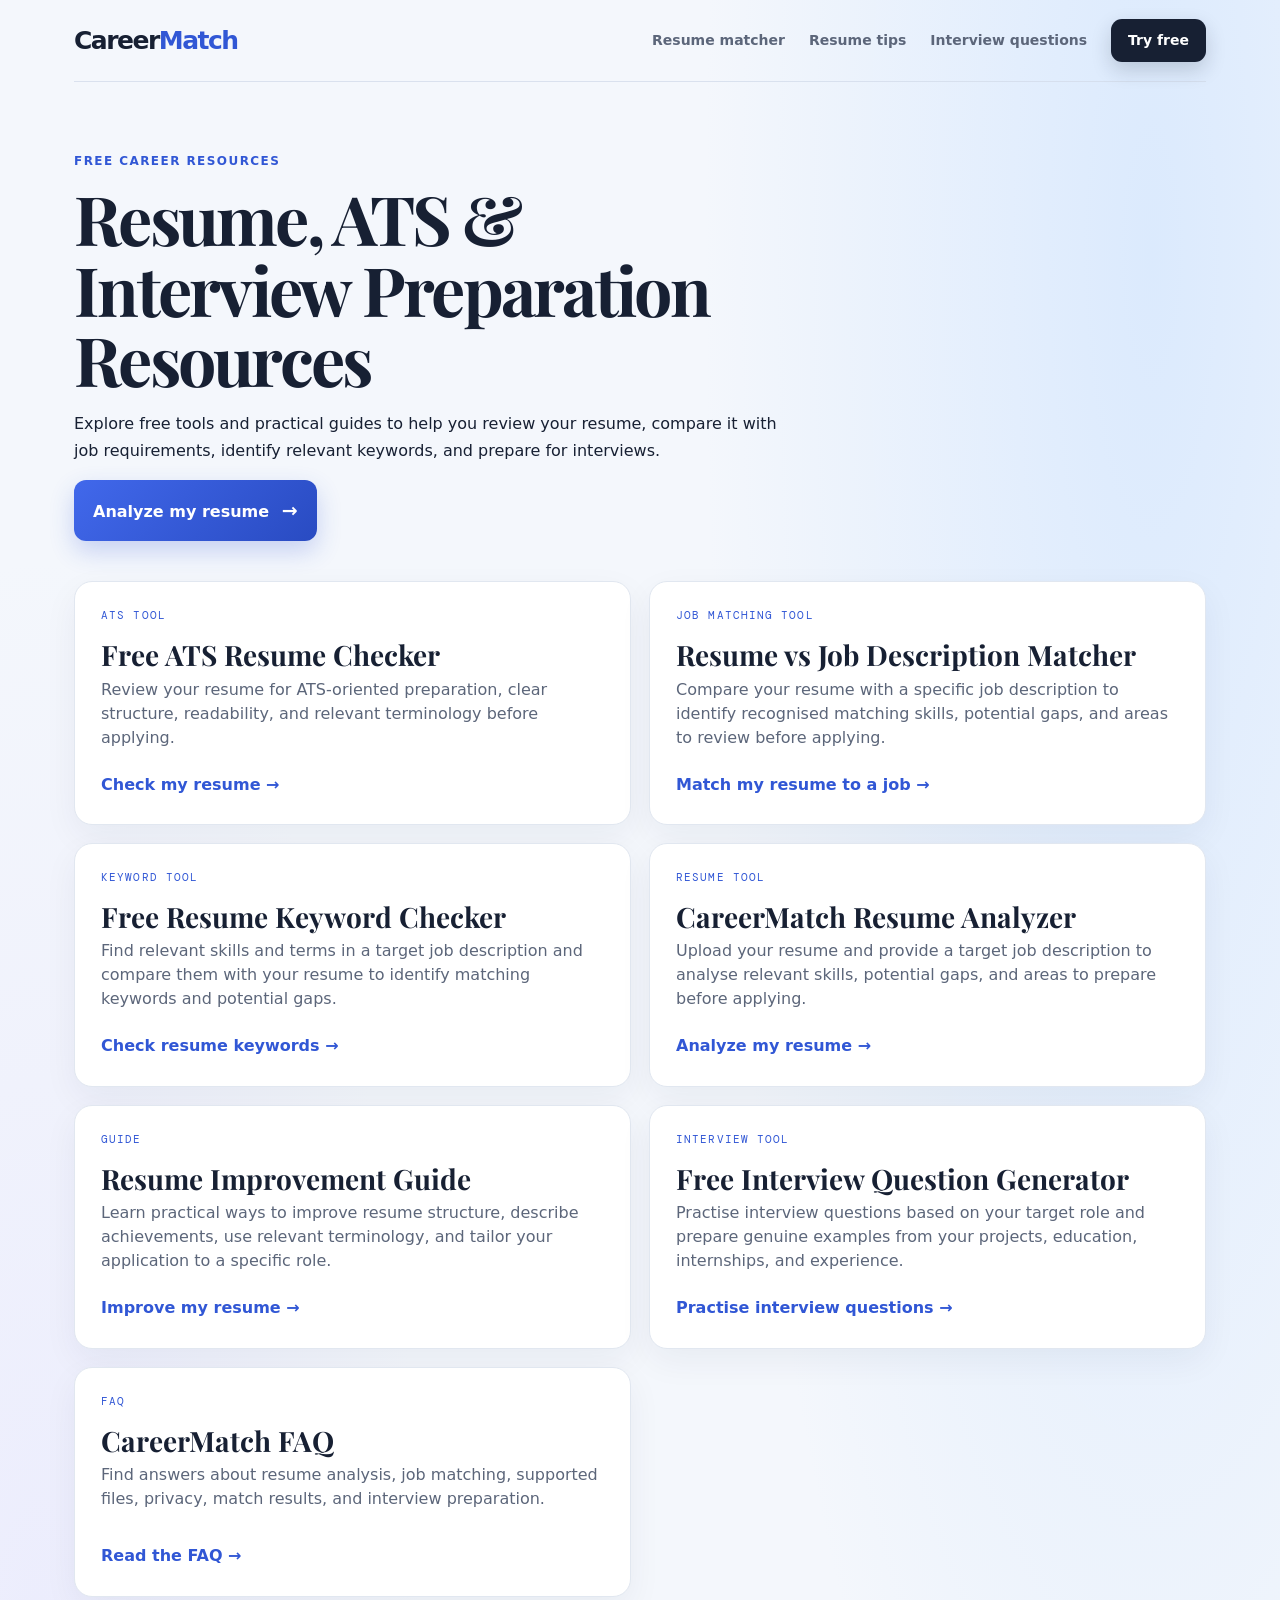
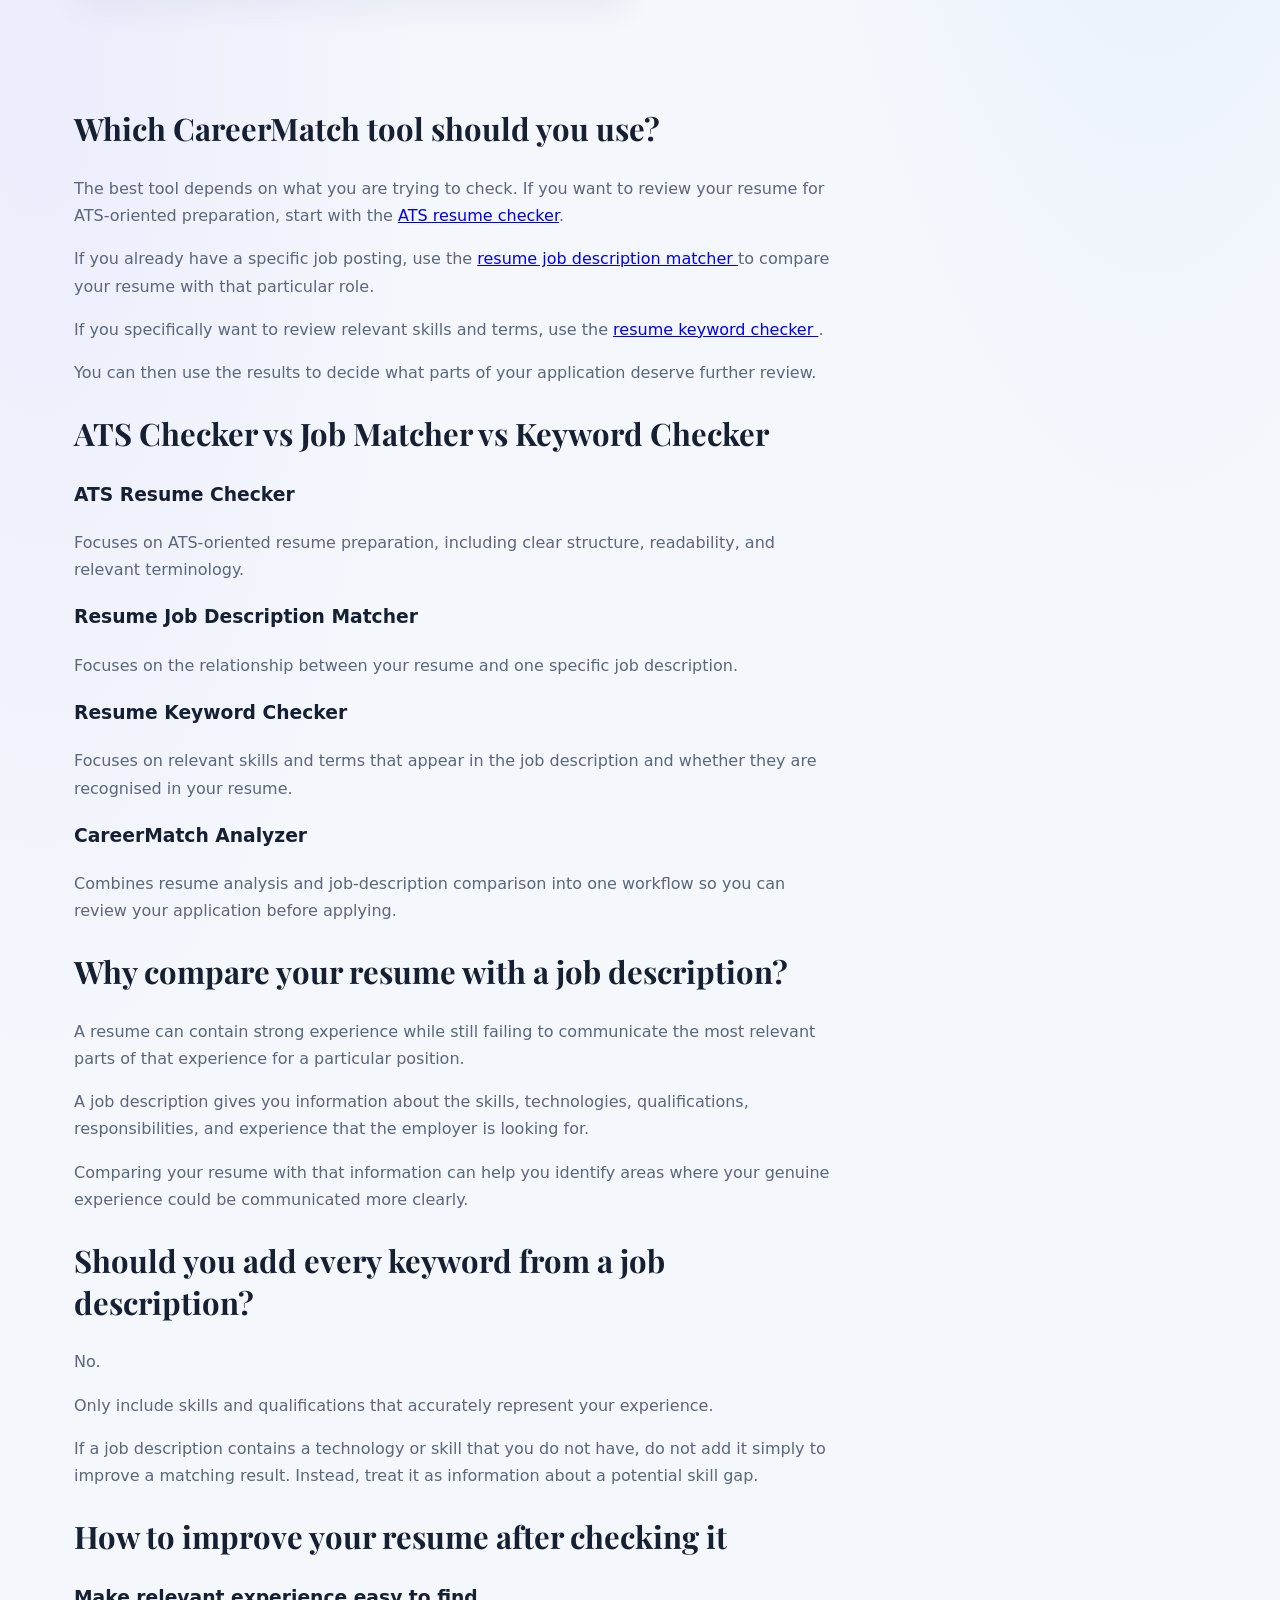
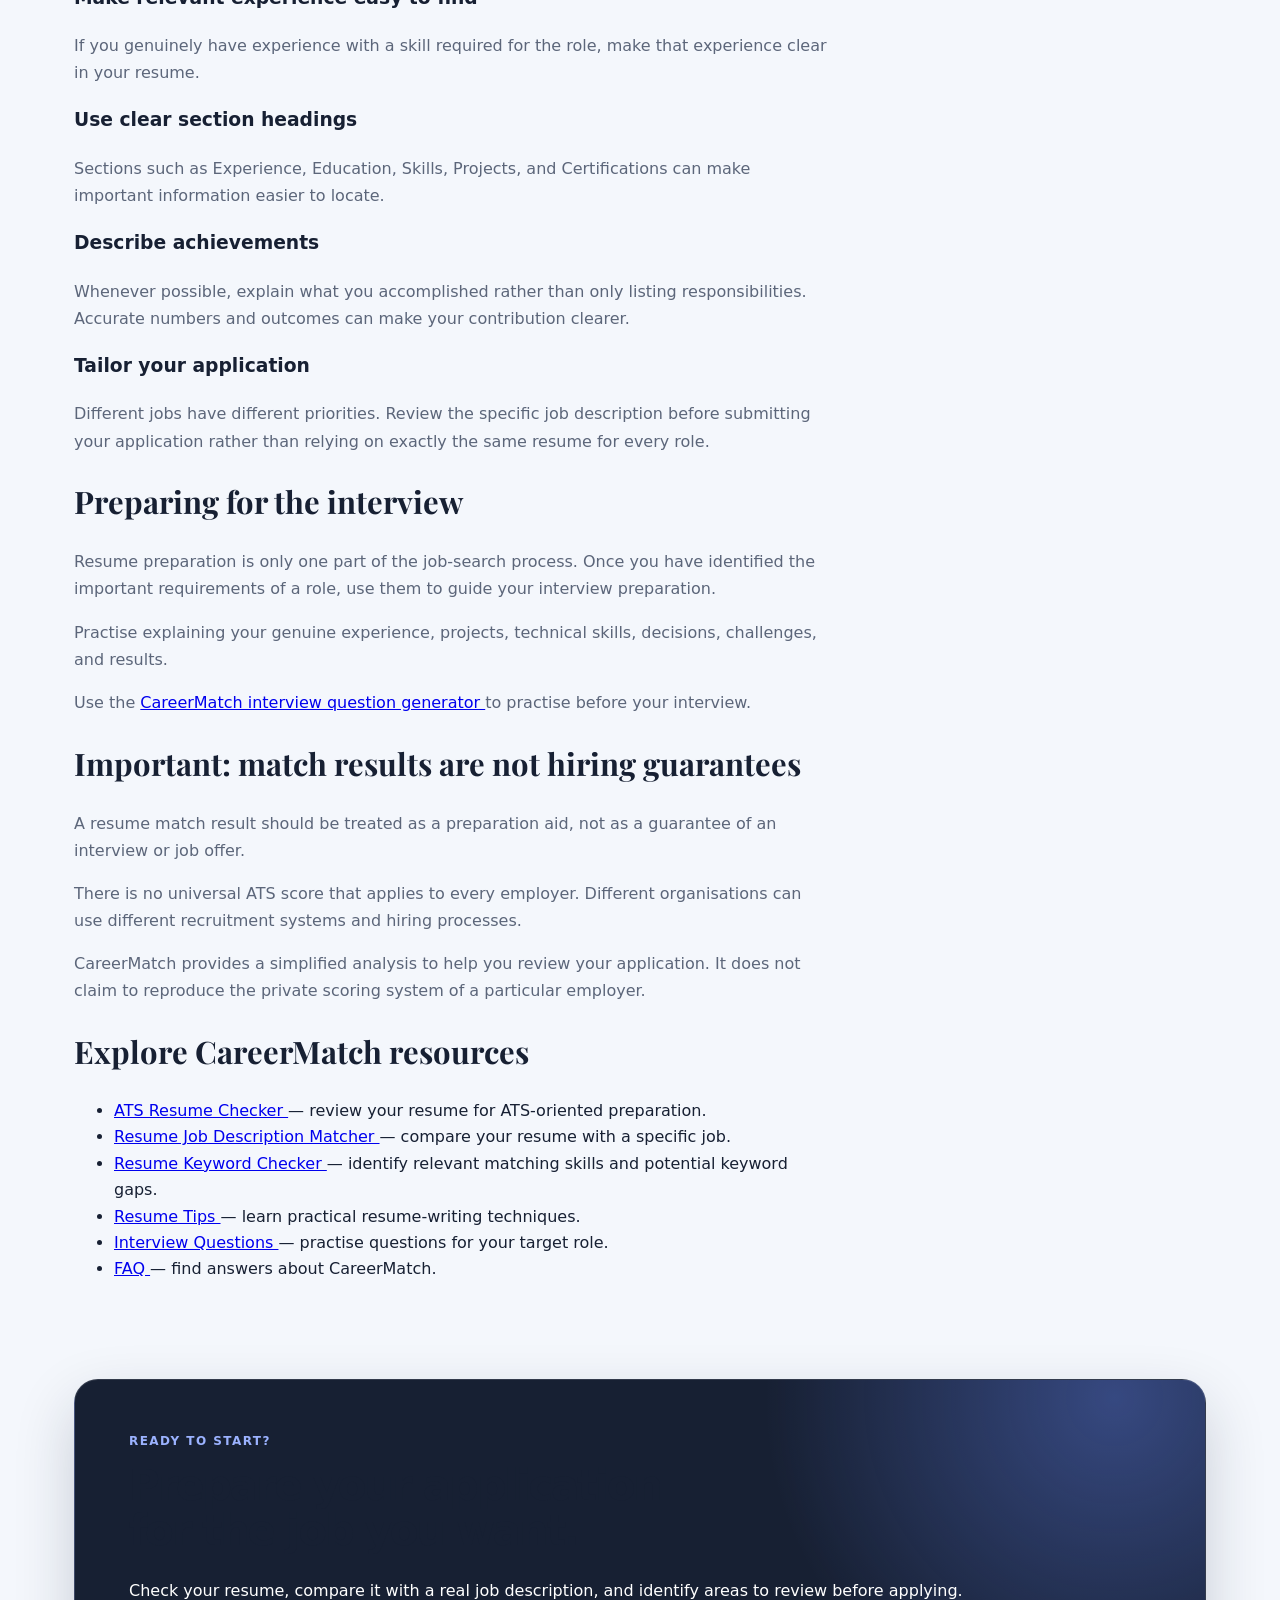
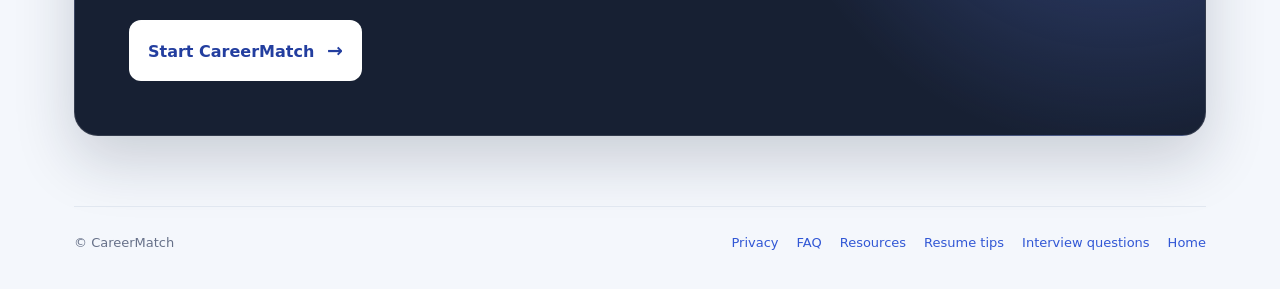
<file: resources.html>
<!doctype html>
<html lang="en">
<head>
<meta charset="utf-8">
<meta name="viewport" content="width=device-width,initial-scale=1">

<title>Free Resume & Career Resources | ATS, Job Matching & Interview Prep | CareerMatch</title>

<meta name="description" content="Explore free CareerMatch tools and guides for ATS resume checking, resume-job description matching, resume keyword checking, resume improvement, and interview preparation.">

<meta name="robots" content="index, follow">

<link rel="canonical" href="https://resume-interview-analyzer.pratyushk824-786.workers.dev/resources">

<meta property="og:type" content="website">
<meta property="og:title" content="Free Resume & Career Resources | CareerMatch">
<meta property="og:description" content="Free tools and guides for ATS resume checking, job-description matching, resume keywords, and interview preparation.">
<meta property="og:url" content="https://resume-interview-analyzer.pratyushk824-786.workers.dev/resources">
<meta property="og:site_name" content="CareerMatch">

<meta name="twitter:card" content="summary">
<meta name="twitter:title" content="Free Resume & Career Resources | CareerMatch">
<meta name="twitter:description" content="Free ATS, resume matching, keyword checking, and interview preparation resources.">

<script type="application/ld+json">
{
  "@context": "https://schema.org",
  "@type": "CollectionPage",
  "name": "CareerMatch Resume and Career Resources",
  "description": "Free tools and guides for resume analysis, ATS preparation, job-description matching, keyword checking, and interview preparation.",
  "url": "https://resume-interview-analyzer.pratyushk824-786.workers.dev/resources",
  "isPartOf": {
    "@type": "WebSite",
    "name": "CareerMatch",
    "url": "https://resume-interview-analyzer.pratyushk824-786.workers.dev/"
  }
}
</script>

<link rel="stylesheet" href="style.css">
</head>

<body>

<main class="shell">

<!-- =========================
     NAVIGATION
========================= -->

<nav>

<a class="logo" href="/">
Career<span>Match</span>
</a>

<div class="nav-links">

<a href="/">
Resume matcher
</a>

<a href="/resume-tips">
Resume tips
</a>

<a href="/interview-questions">
Interview questions
</a>

<a href="/#analyzer" class="nav-cta">
Try free
</a>

</div>

</nav>


<!-- =========================
     HERO
========================= -->

<section class="page-hero">

<p class="eyebrow">
FREE CAREER RESOURCES
</p>

<h1>
Resume, ATS & Interview Preparation Resources
</h1>

<p>
Explore free tools and practical guides to help you review your resume,
compare it with job requirements, identify relevant keywords, and prepare
for interviews.
</p>

<a class="primary-link" href="/#analyzer">
Analyze my resume <span>→</span>
</a>

</section>


<!-- =========================
     RESOURCE CARDS
========================= -->

<section class="resource-grid">


<!-- ATS RESUME CHECKER -->

<a href="/ats-resume-checker">

<span>ATS TOOL</span>

<h2>
Free ATS Resume Checker
</h2>

<p>
Review your resume for ATS-oriented preparation, clear structure,
readability, and relevant terminology before applying.
</p>

<b>
Check my resume →
</b>

</a>


<!-- RESUME JOB DESCRIPTION MATCHER -->

<a href="/resume-job-description-matcher">

<span>JOB MATCHING TOOL</span>

<h2>
Resume vs Job Description Matcher
</h2>

<p>
Compare your resume with a specific job description to identify recognised
matching skills, potential gaps, and areas to review before applying.
</p>

<b>
Match my resume to a job →
</b>

</a>


<!-- RESUME KEYWORD CHECKER -->

<a href="/resume-keyword-checker">

<span>KEYWORD TOOL</span>

<h2>
Free Resume Keyword Checker
</h2>

<p>
Find relevant skills and terms in a target job description and compare them
with your resume to identify matching keywords and potential gaps.
</p>

<b>
Check resume keywords →
</b>

</a>


<!-- RESUME ANALYZER -->

<a href="/#analyzer">

<span>RESUME TOOL</span>

<h2>
CareerMatch Resume Analyzer
</h2>

<p>
Upload your resume and provide a target job description to analyse relevant
skills, potential gaps, and areas to prepare before applying.
</p>

<b>
Analyze my resume →
</b>

</a>


<!-- RESUME TIPS -->

<a href="/resume-tips">

<span>GUIDE</span>

<h2>
Resume Improvement Guide
</h2>

<p>
Learn practical ways to improve resume structure, describe achievements,
use relevant terminology, and tailor your application to a specific role.
</p>

<b>
Improve my resume →
</b>

</a>


<!-- INTERVIEW QUESTIONS -->

<a href="/interview-questions">

<span>INTERVIEW TOOL</span>

<h2>
Free Interview Question Generator
</h2>

<p>
Practise interview questions based on your target role and prepare genuine
examples from your projects, education, internships, and experience.
</p>

<b>
Practise interview questions →
</b>

</a>


<!-- FAQ -->

<a href="/faq">

<span>FAQ</span>

<h2>
CareerMatch FAQ
</h2>

<p>
Find answers about resume analysis, job matching, supported files,
privacy, match results, and interview preparation.
</p>

<b>
Read the FAQ →
</b>

</a>


</section>


<!-- =========================
     ARTICLE CONTENT
========================= -->

<section class="article-section">

<h2>
Which CareerMatch tool should you use?
</h2>

<p>
The best tool depends on what you are trying to check.
If you want to review your resume for ATS-oriented preparation, start with
the <a href="/ats-resume-checker">ATS resume checker</a>.
</p>

<p>
If you already have a specific job posting, use the
<a href="/resume-job-description-matcher">
resume job description matcher
</a>
to compare your resume with that particular role.
</p>

<p>
If you specifically want to review relevant skills and terms, use the
<a href="/resume-keyword-checker">
resume keyword checker
</a>.
</p>

<p>
You can then use the results to decide what parts of your application
deserve further review.
</p>


<h2>
ATS Checker vs Job Matcher vs Keyword Checker
</h2>

<div class="feature-grid">

<div>

<h3>
ATS Resume Checker
</h3>

<p>
Focuses on ATS-oriented resume preparation, including clear structure,
readability, and relevant terminology.
</p>

</div>

<div>

<h3>
Resume Job Description Matcher
</h3>

<p>
Focuses on the relationship between your resume and one specific
job description.
</p>

</div>

<div>

<h3>
Resume Keyword Checker
</h3>

<p>
Focuses on relevant skills and terms that appear in the job description
and whether they are recognised in your resume.
</p>

</div>

<div>

<h3>
CareerMatch Analyzer
</h3>

<p>
Combines resume analysis and job-description comparison into one workflow
so you can review your application before applying.
</p>

</div>

</div>


<h2>
Why compare your resume with a job description?
</h2>

<p>
A resume can contain strong experience while still failing to communicate
the most relevant parts of that experience for a particular position.
</p>

<p>
A job description gives you information about the skills, technologies,
qualifications, responsibilities, and experience that the employer is
looking for.
</p>

<p>
Comparing your resume with that information can help you identify areas
where your genuine experience could be communicated more clearly.
</p>


<h2>
Should you add every keyword from a job description?
</h2>

<p>
No.
</p>

<p>
Only include skills and qualifications that accurately represent your
experience.
</p>

<p>
If a job description contains a technology or skill that you do not have,
do not add it simply to improve a matching result. Instead, treat it as
information about a potential skill gap.
</p>


<h2>
How to improve your resume after checking it
</h2>

<h3>
Make relevant experience easy to find
</h3>

<p>
If you genuinely have experience with a skill required for the role,
make that experience clear in your resume.
</p>

<h3>
Use clear section headings
</h3>

<p>
Sections such as Experience, Education, Skills, Projects, and Certifications
can make important information easier to locate.
</p>

<h3>
Describe achievements
</h3>

<p>
Whenever possible, explain what you accomplished rather than only listing
responsibilities. Accurate numbers and outcomes can make your contribution
clearer.
</p>

<h3>
Tailor your application
</h3>

<p>
Different jobs have different priorities. Review the specific job description
before submitting your application rather than relying on exactly the same
resume for every role.
</p>


<h2>
Preparing for the interview
</h2>

<p>
Resume preparation is only one part of the job-search process. Once you have
identified the important requirements of a role, use them to guide your
interview preparation.
</p>

<p>
Practise explaining your genuine experience, projects, technical skills,
decisions, challenges, and results.
</p>

<p>
Use the
<a href="/interview-questions">
CareerMatch interview question generator
</a>
to practise before your interview.
</p>


<h2>
Important: match results are not hiring guarantees
</h2>

<p>
A resume match result should be treated as a preparation aid, not as a
guarantee of an interview or job offer.
</p>

<p>
There is no universal ATS score that applies to every employer. Different
organisations can use different recruitment systems and hiring processes.
</p>

<p>
CareerMatch provides a simplified analysis to help you review your
application. It does not claim to reproduce the private scoring system
of a particular employer.
</p>


<h2>
Explore CareerMatch resources
</h2>

<ul>

<li>
<a href="/ats-resume-checker">
ATS Resume Checker
</a>
— review your resume for ATS-oriented preparation.
</li>

<li>
<a href="/resume-job-description-matcher">
Resume Job Description Matcher
</a>
— compare your resume with a specific job.
</li>

<li>
<a href="/resume-keyword-checker">
Resume Keyword Checker
</a>
— identify relevant matching skills and potential keyword gaps.
</li>

<li>
<a href="/resume-tips">
Resume Tips
</a>
— learn practical resume-writing techniques.
</li>

<li>
<a href="/interview-questions">
Interview Questions
</a>
— practise questions for your target role.
</li>

<li>
<a href="/faq">
FAQ
</a>
— find answers about CareerMatch.
</li>

</ul>

</section>


<!-- =========================
     CTA
========================= -->

<section class="closing">

<p class="eyebrow">
READY TO START?
</p>

<h2>
Prepare your application for the job you want.
</h2>

<p>
Check your resume, compare it with a real job description, and identify
areas to review before applying.
</p>

<a class="primary-link" href="/#analyzer">
Start CareerMatch <span>→</span>
</a>

</section>


<!-- =========================
     FOOTER
========================= -->

<footer>

<span>
© CareerMatch
</span>

<div>

<a href="/privacy">
Privacy
</a>

<a href="/faq">
FAQ
</a>

<a href="/resources">
Resources
</a>

<a href="/resume-tips">
Resume tips
</a>

<a href="/interview-questions">
Interview questions
</a>

<a href="/">
Home
</a>

</div>

</footer>

</main>

</body>
</html>
</file>
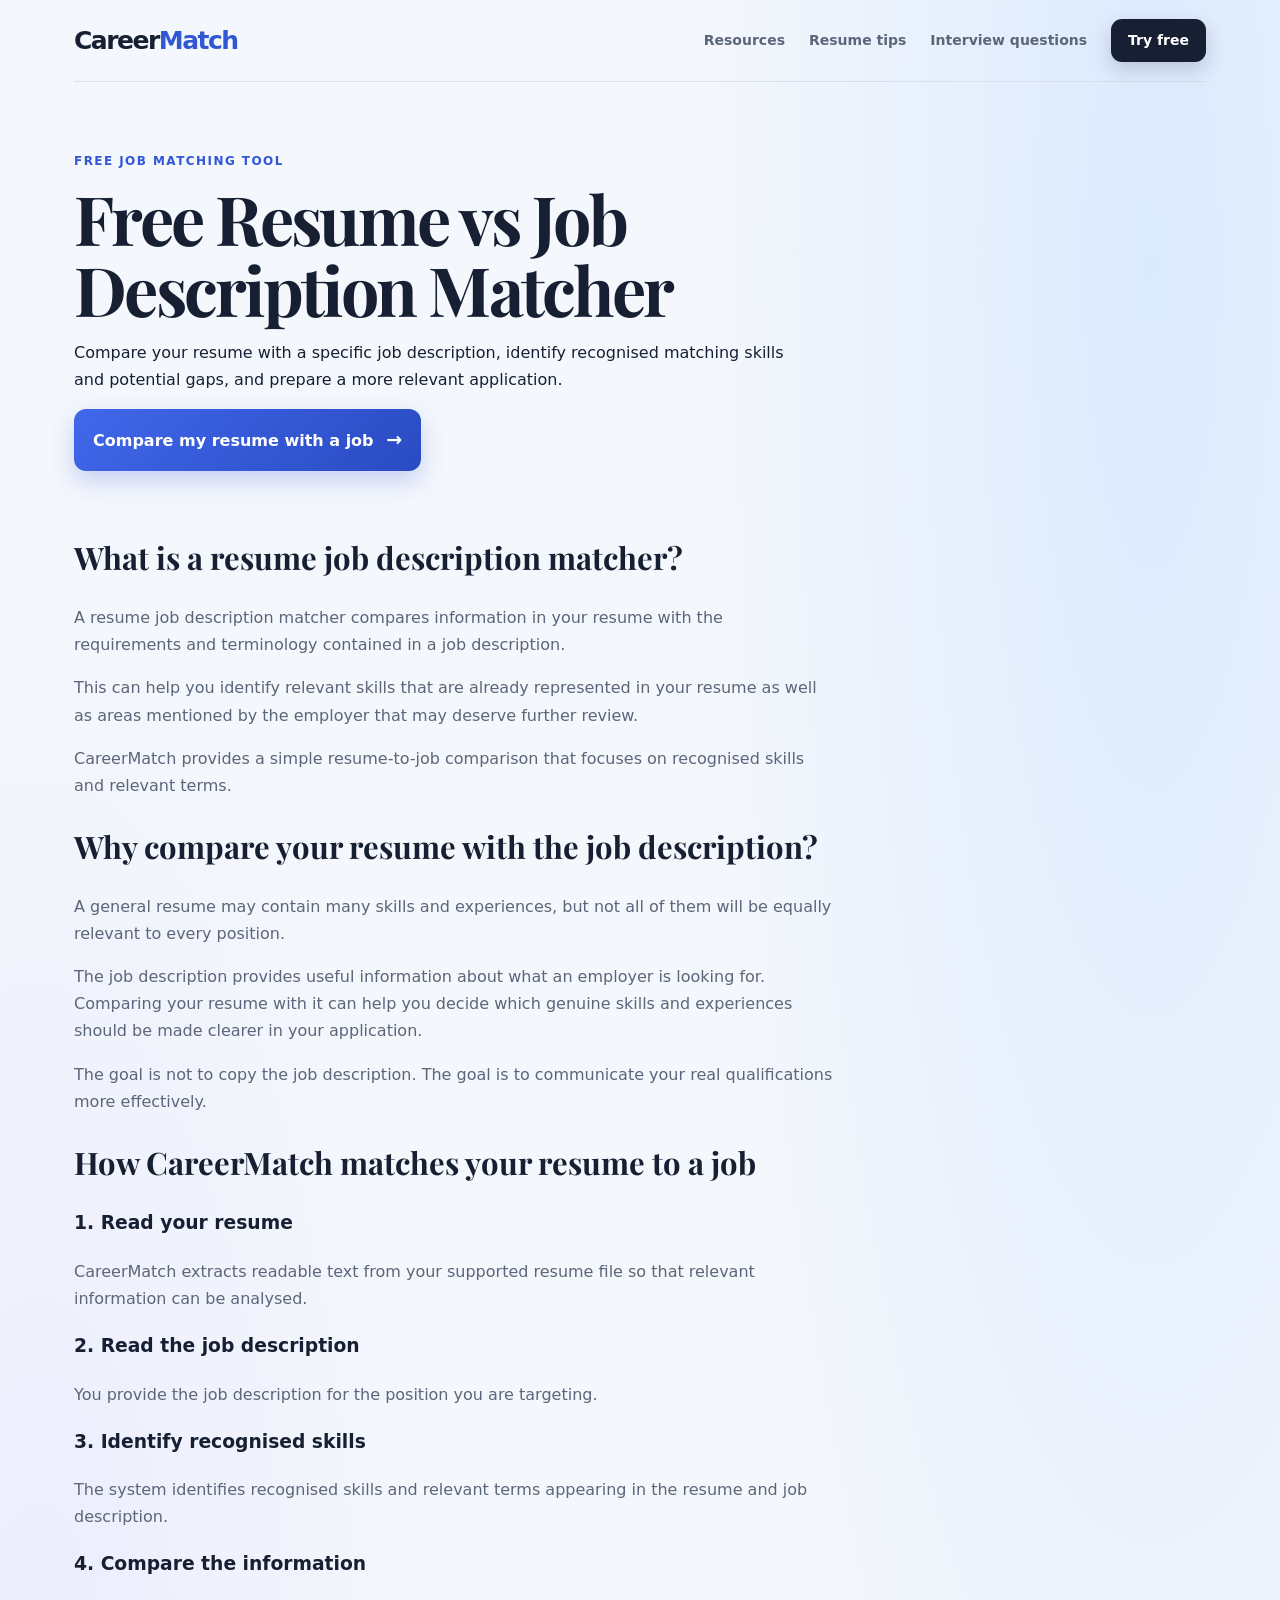
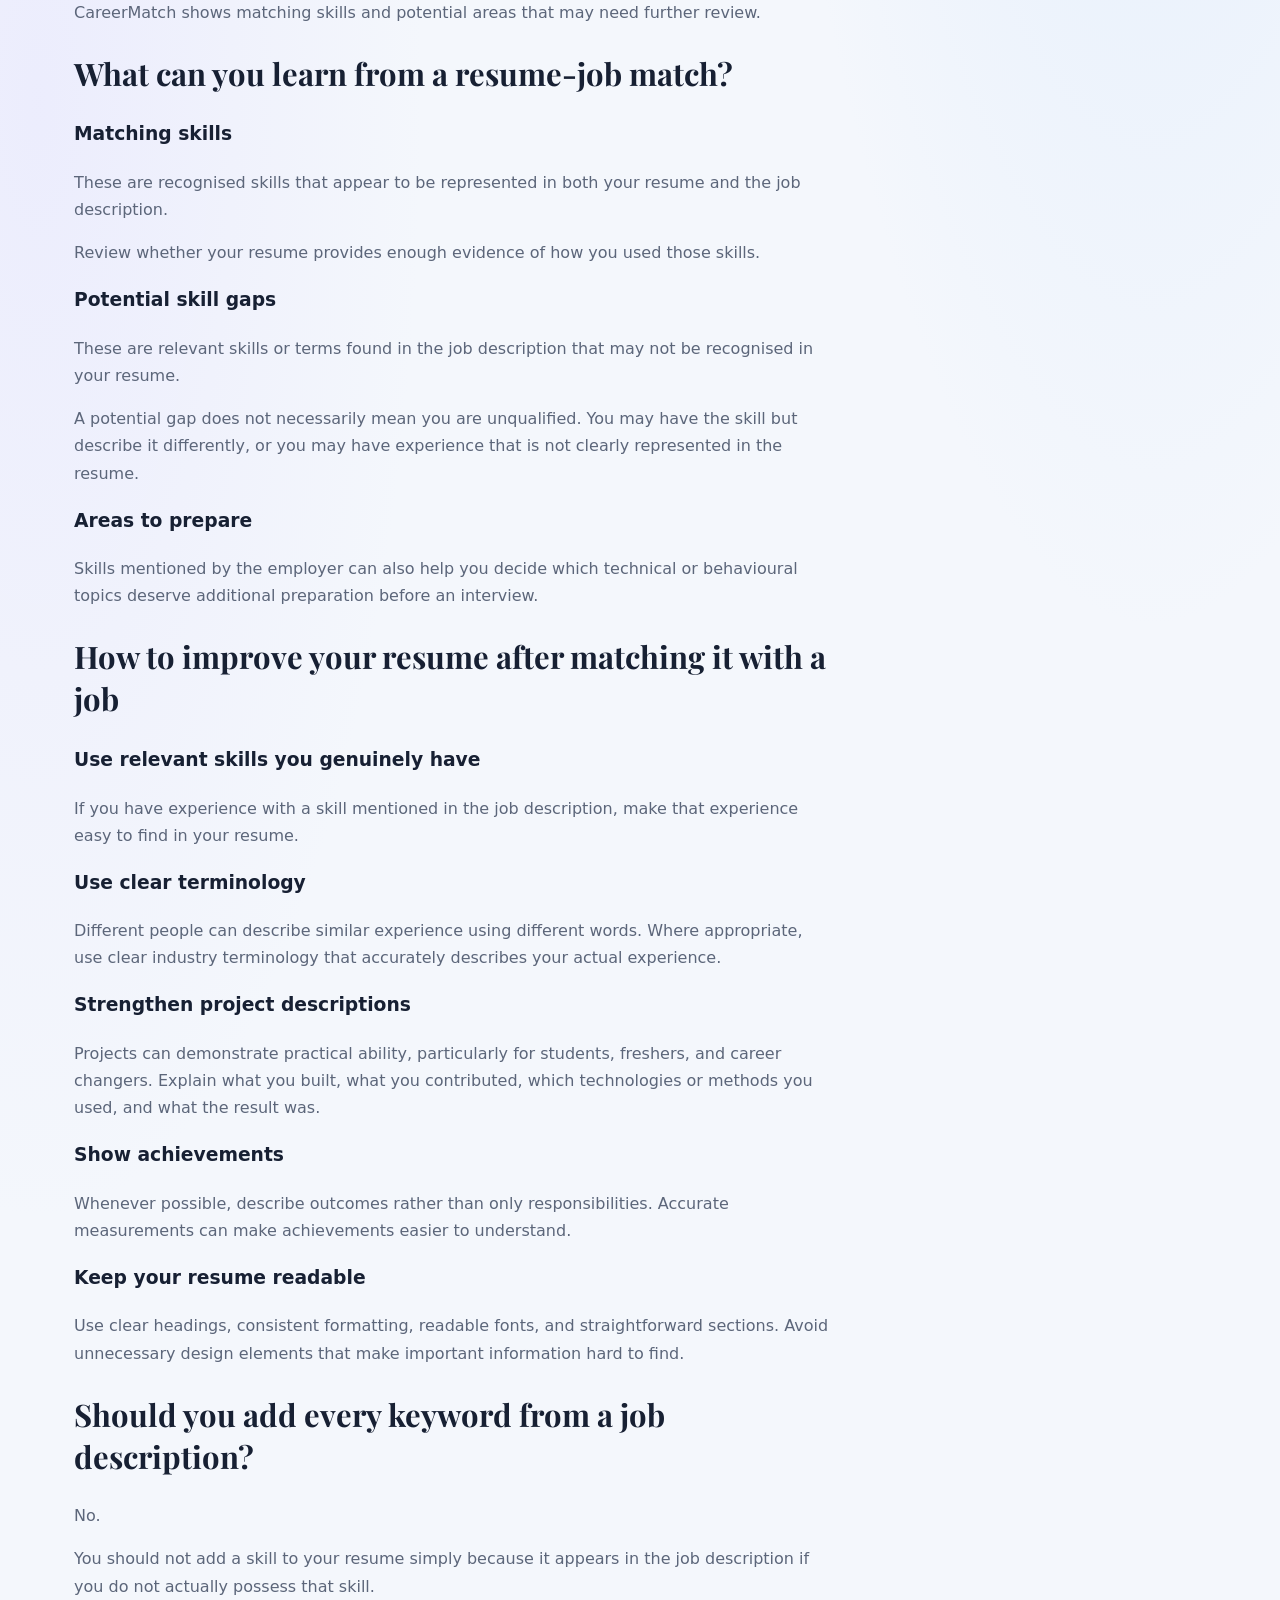
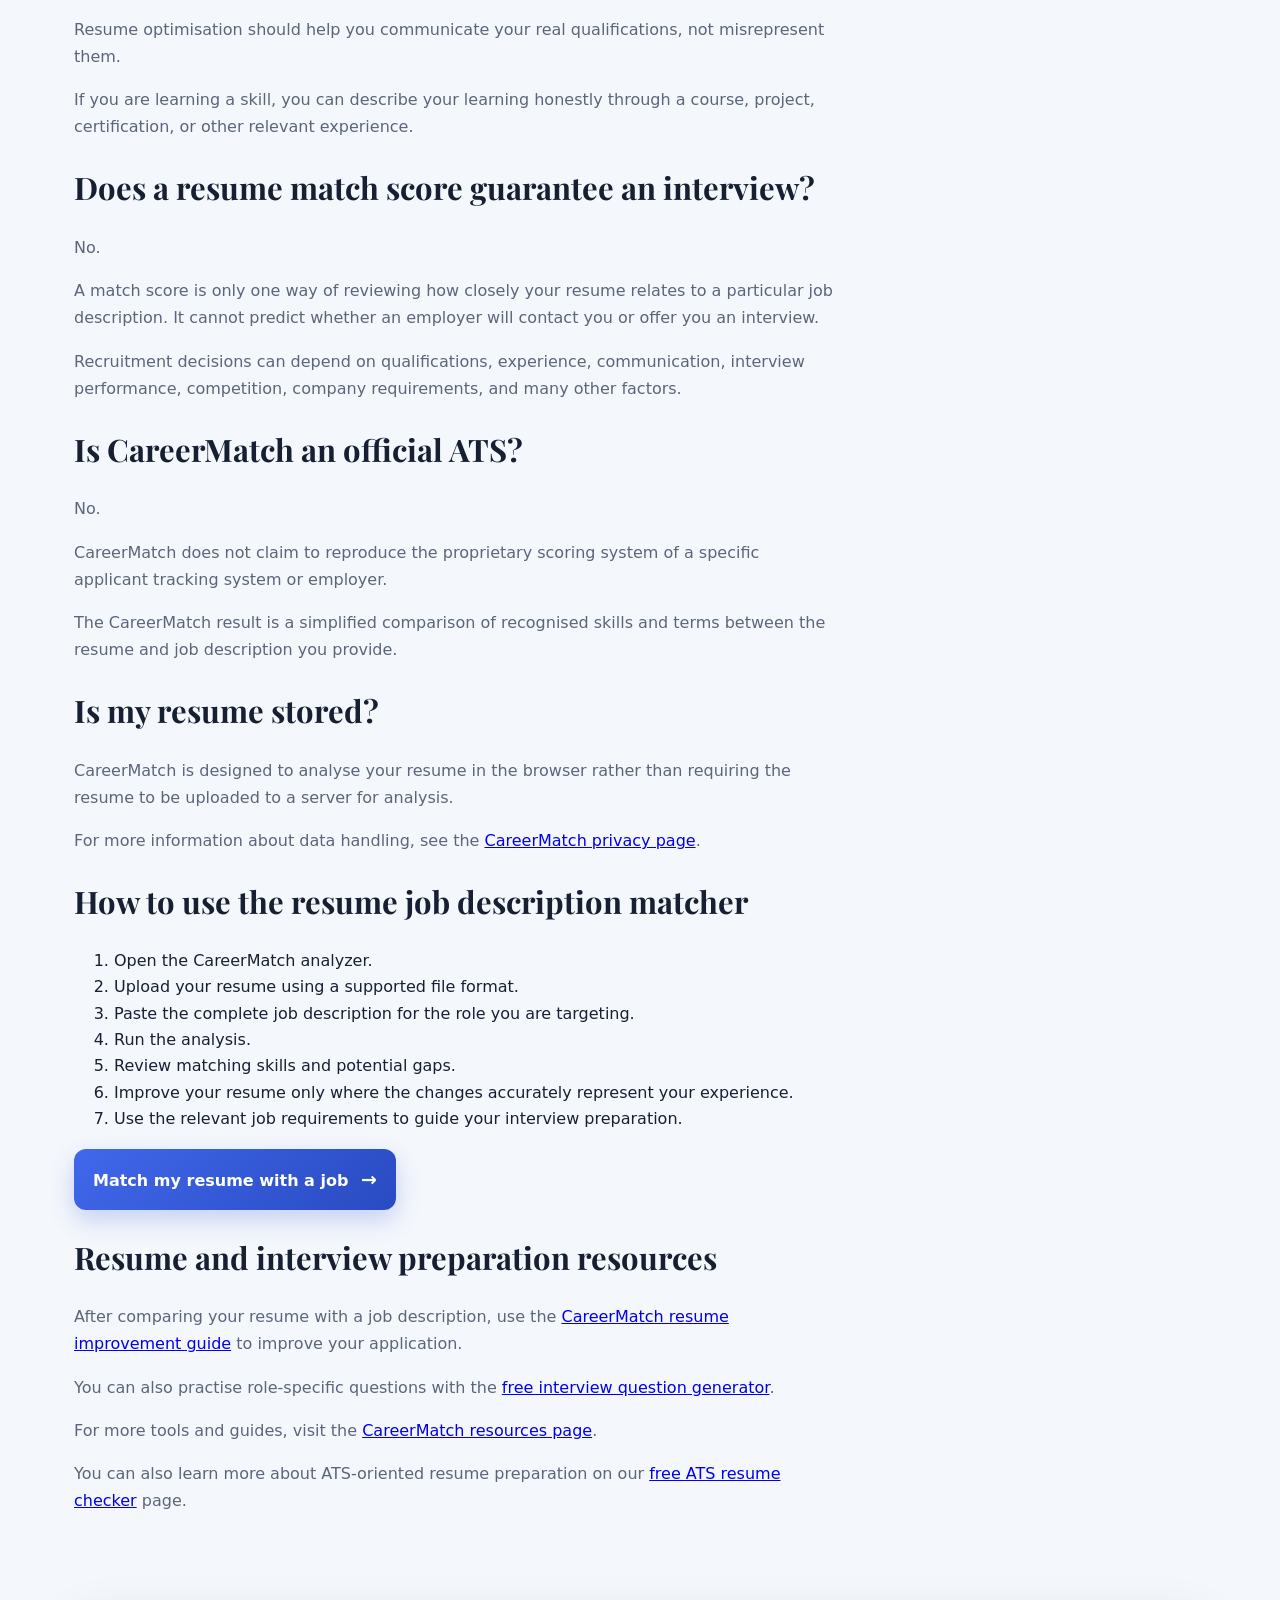
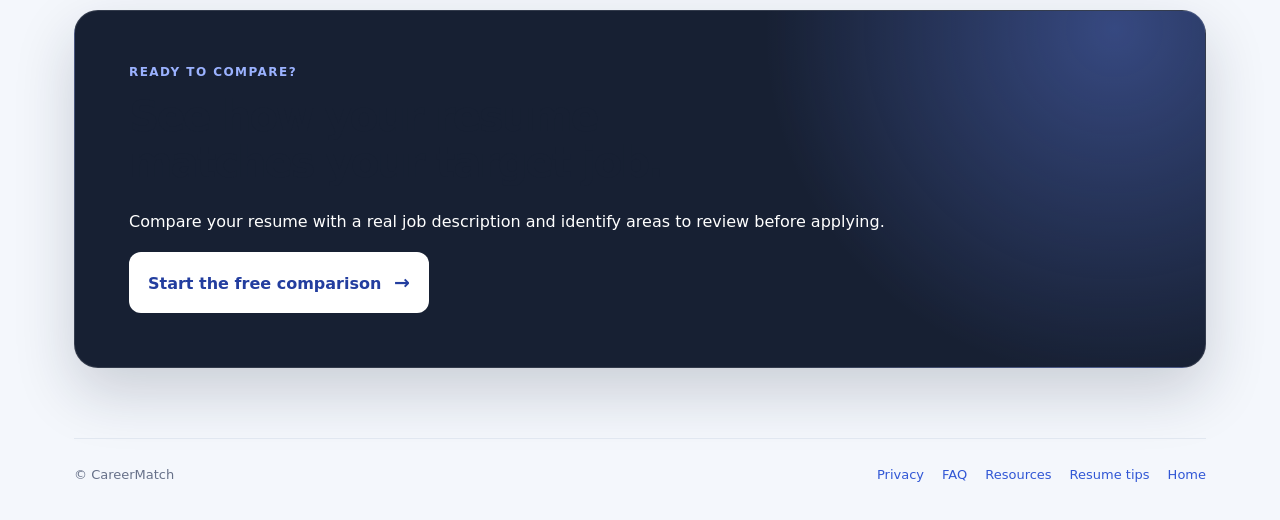
<file: resume-job-description-matcher.html>
<!doctype html>
<html lang="en">
<head>
<meta charset="utf-8">
<meta name="viewport" content="width=device-width,initial-scale=1">

<title>Free Resume vs Job Description Matcher | CareerMatch</title>

<meta name="description" content="Compare your resume with a job description for free. CareerMatch identifies recognised matching skills, potential skill gaps, and areas to review before applying.">

<meta name="robots" content="index, follow">

<link rel="canonical" href="https://resume-interview-analyzer.pratyushk824-786.workers.dev/resume-job-description-matcher">

<meta property="og:type" content="website">
<meta property="og:title" content="Free Resume vs Job Description Matcher | CareerMatch">
<meta property="og:description" content="Compare your resume with a target job description, identify matching skills and potential gaps, and prepare your application.">
<meta property="og:url" content="https://resume-interview-analyzer.pratyushk824-786.workers.dev/resume-job-description-matcher">
<meta property="og:site_name" content="CareerMatch">

<meta name="twitter:card" content="summary">
<meta name="twitter:title" content="Free Resume vs Job Description Matcher">
<meta name="twitter:description" content="Compare your resume with a job description and identify relevant skills and potential gaps.">

<script type="application/ld+json">
{
  "@context": "https://schema.org",
  "@type": "WebApplication",
  "name": "CareerMatch Resume Job Description Matcher",
  "url": "https://resume-interview-analyzer.pratyushk824-786.workers.dev/resume-job-description-matcher",
  "applicationCategory": "BusinessApplication",
  "operatingSystem": "Web",
  "isAccessibleForFree": true,
  "offers": {
    "@type": "Offer",
    "price": "0",
    "priceCurrency": "USD"
  },
  "description": "A free web tool for comparing a resume with a job description and identifying recognised matching skills and potential gaps."
}
</script>

<link rel="stylesheet" href="style.css">
</head>

<body>

<main class="shell">

<!-- =========================
     NAVIGATION
========================= -->

<nav>

<a class="logo" href="/">
Career<span>Match</span>
</a>

<div class="nav-links">

<a href="/resources">
Resources
</a>

<a href="/resume-tips">
Resume tips
</a>

<a href="/interview-questions">
Interview questions
</a>

<a href="/#analyzer" class="nav-cta">
Try free
</a>

</div>

</nav>


<!-- =========================
     HERO
========================= -->

<section class="page-hero">

<p class="eyebrow">
FREE JOB MATCHING TOOL
</p>

<h1>
Free Resume vs Job Description Matcher
</h1>

<p>
Compare your resume with a specific job description, identify recognised
matching skills and potential gaps, and prepare a more relevant application.
</p>

<a class="primary-link" href="/#analyzer">
Compare my resume with a job <span>→</span>
</a>

</section>


<!-- =========================
     MAIN CONTENT
========================= -->

<section class="article-section">

<h2>
What is a resume job description matcher?
</h2>

<p>
A resume job description matcher compares information in your resume with the
requirements and terminology contained in a job description.
</p>

<p>
This can help you identify relevant skills that are already represented in your
resume as well as areas mentioned by the employer that may deserve further
review.
</p>

<p>
CareerMatch provides a simple resume-to-job comparison that focuses on
recognised skills and relevant terms.
</p>


<h2>
Why compare your resume with the job description?</h2>

<p>
A general resume may contain many skills and experiences, but not all of them
will be equally relevant to every position.
</p>

<p>
The job description provides useful information about what an employer is
looking for. Comparing your resume with it can help you decide which genuine
skills and experiences should be made clearer in your application.
</p>

<p>
The goal is not to copy the job description. The goal is to communicate your
real qualifications more effectively.
</p>


<h2>
How CareerMatch matches your resume to a job</h2>

<div class="feature-grid">

<div>

<h3>
1. Read your resume
</h3>

<p>
CareerMatch extracts readable text from your supported resume file so that
relevant information can be analysed.
</p>

</div>

<div>

<h3>
2. Read the job description
</h3>

<p>
You provide the job description for the position you are targeting.
</p>

</div>

<div>

<h3>
3. Identify recognised skills
</h3>

<p>
The system identifies recognised skills and relevant terms appearing in the
resume and job description.
</p>

</div>

<div>

<h3>
4. Compare the information
</h3>

<p>
CareerMatch shows matching skills and potential areas that may need further
review.
</p>

</div>

</div>


<h2>
What can you learn from a resume-job match?</h2>

<h3>
Matching skills</h3>

<p>
These are recognised skills that appear to be represented in both your resume
and the job description.
</p>

<p>
Review whether your resume provides enough evidence of how you used those
skills.
</p>

<h3>
Potential skill gaps</h3>

<p>
These are relevant skills or terms found in the job description that may not be
recognised in your resume.
</p>

<p>
A potential gap does not necessarily mean you are unqualified. You may have
the skill but describe it differently, or you may have experience that is not
clearly represented in the resume.
</p>

<h3>
Areas to prepare</h3>

<p>
Skills mentioned by the employer can also help you decide which technical or
behavioural topics deserve additional preparation before an interview.
</p>


<h2>
How to improve your resume after matching it with a job</h2>

<h3>
Use relevant skills you genuinely have</h3>

<p>
If you have experience with a skill mentioned in the job description, make that
experience easy to find in your resume.
</p>

<h3>
Use clear terminology</h3>

<p>
Different people can describe similar experience using different words. Where
appropriate, use clear industry terminology that accurately describes your
actual experience.
</p>

<h3>
Strengthen project descriptions</h3>

<p>
Projects can demonstrate practical ability, particularly for students,
freshers, and career changers. Explain what you built, what you contributed,
which technologies or methods you used, and what the result was.
</p>

<h3>
Show achievements</h3>

<p>
Whenever possible, describe outcomes rather than only responsibilities.
Accurate measurements can make achievements easier to understand.
</p>

<h3>
Keep your resume readable</h3>

<p>
Use clear headings, consistent formatting, readable fonts, and straightforward
sections. Avoid unnecessary design elements that make important information
hard to find.
</p>


<h2>
Should you add every keyword from a job description?</h2>

<p>
No.
</p>

<p>
You should not add a skill to your resume simply because it appears in the job
description if you do not actually possess that skill.
</p>

<p>
Resume optimisation should help you communicate your real qualifications,
not misrepresent them.
</p>

<p>
If you are learning a skill, you can describe your learning honestly through a
course, project, certification, or other relevant experience.
</p>


<h2>
Does a resume match score guarantee an interview?</h2>

<p>
No.
</p>

<p>
A match score is only one way of reviewing how closely your resume relates to a
particular job description. It cannot predict whether an employer will contact
you or offer you an interview.
</p>

<p>
Recruitment decisions can depend on qualifications, experience, communication,
interview performance, competition, company requirements, and many other
factors.
</p>


<h2>
Is CareerMatch an official ATS?</h2>

<p>
No.
</p>

<p>
CareerMatch does not claim to reproduce the proprietary scoring system of a
specific applicant tracking system or employer.
</p>

<p>
The CareerMatch result is a simplified comparison of recognised skills and
terms between the resume and job description you provide.
</p>


<h2>
Is my resume stored?</h2>

<p>
CareerMatch is designed to analyse your resume in the browser rather than
requiring the resume to be uploaded to a server for analysis.
</p>

<p>
For more information about data handling, see the
<a href="/privacy">CareerMatch privacy page</a>.
</p>


<h2>
How to use the resume job description matcher</h2>

<ol>

<li>
Open the CareerMatch analyzer.
</li>

<li>
Upload your resume using a supported file format.
</li>

<li>
Paste the complete job description for the role you are targeting.
</li>

<li>
Run the analysis.
</li>

<li>
Review matching skills and potential gaps.
</li>

<li>
Improve your resume only where the changes accurately represent your
experience.
</li>

<li>
Use the relevant job requirements to guide your interview preparation.
</li>

</ol>

<a class="primary-link" href="/#analyzer">
Match my resume with a job <span>→</span>
</a>


<h2>
Resume and interview preparation resources</h2>

<p>
After comparing your resume with a job description, use the
<a href="/resume-tips">CareerMatch resume improvement guide</a>
to improve your application.
</p>

<p>
You can also practise role-specific questions with the
<a href="/interview-questions">free interview question generator</a>.
</p>

<p>
For more tools and guides, visit the
<a href="/resources">CareerMatch resources page</a>.
</p>

<p>
You can also learn more about ATS-oriented resume preparation on our
<a href="/ats-resume-checker">free ATS resume checker</a> page.
</p>

</section>


<!-- =========================
     FINAL CTA
========================= -->

<section class="closing">

<p class="eyebrow">
READY TO COMPARE?
</p>

<h2>
See how your resume matches your target job.
</h2>

<p>
Compare your resume with a real job description and identify areas
to review before applying.
</p>

<a class="primary-link" href="/#analyzer">
Start the free comparison <span>→</span>
</a>

</section>


<!-- =========================
     FOOTER
========================= -->

<footer>

<span>
© CareerMatch
</span>

<div>

<a href="/privacy">
Privacy
</a>

<a href="/faq">
FAQ
</a>

<a href="/resources">
Resources
</a>

<a href="/resume-tips">
Resume tips
</a>

<a href="/">
Home
</a>

</div>

</footer>

</main>

</body>
</html>
</file>
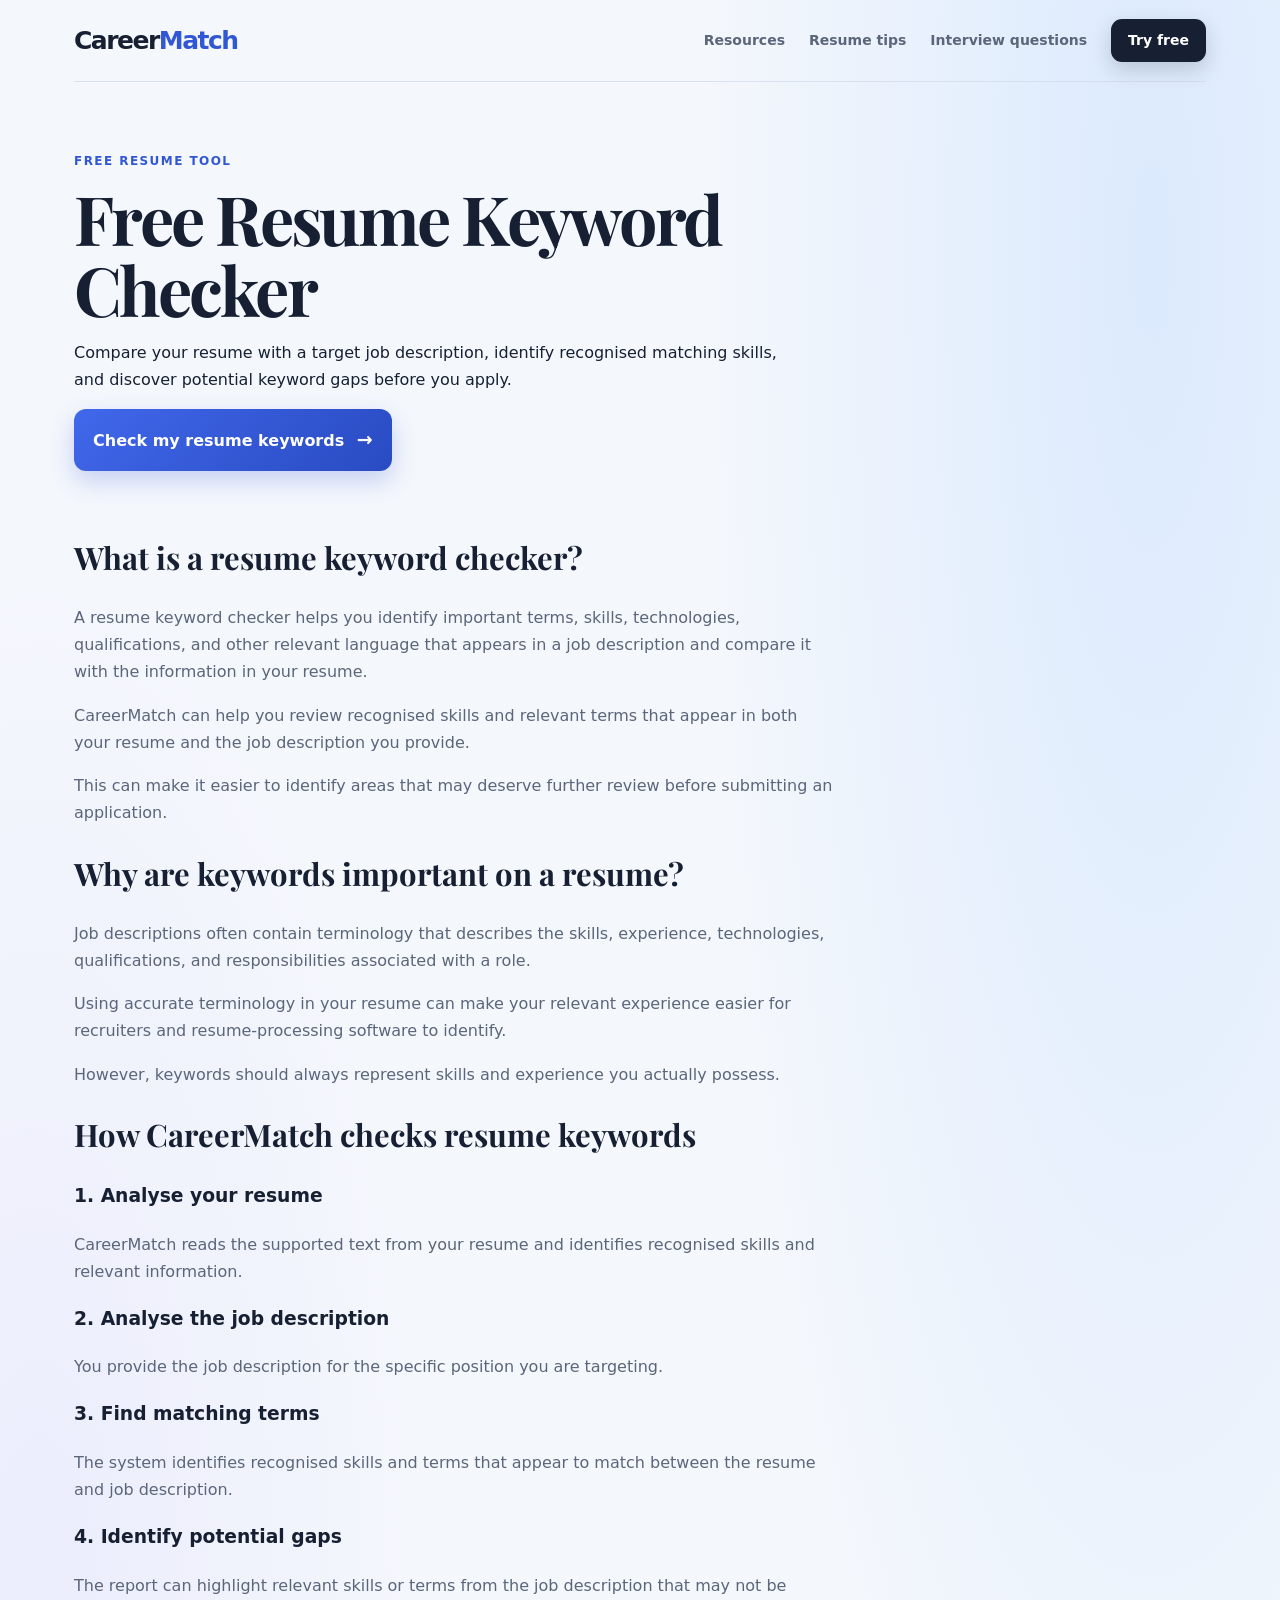
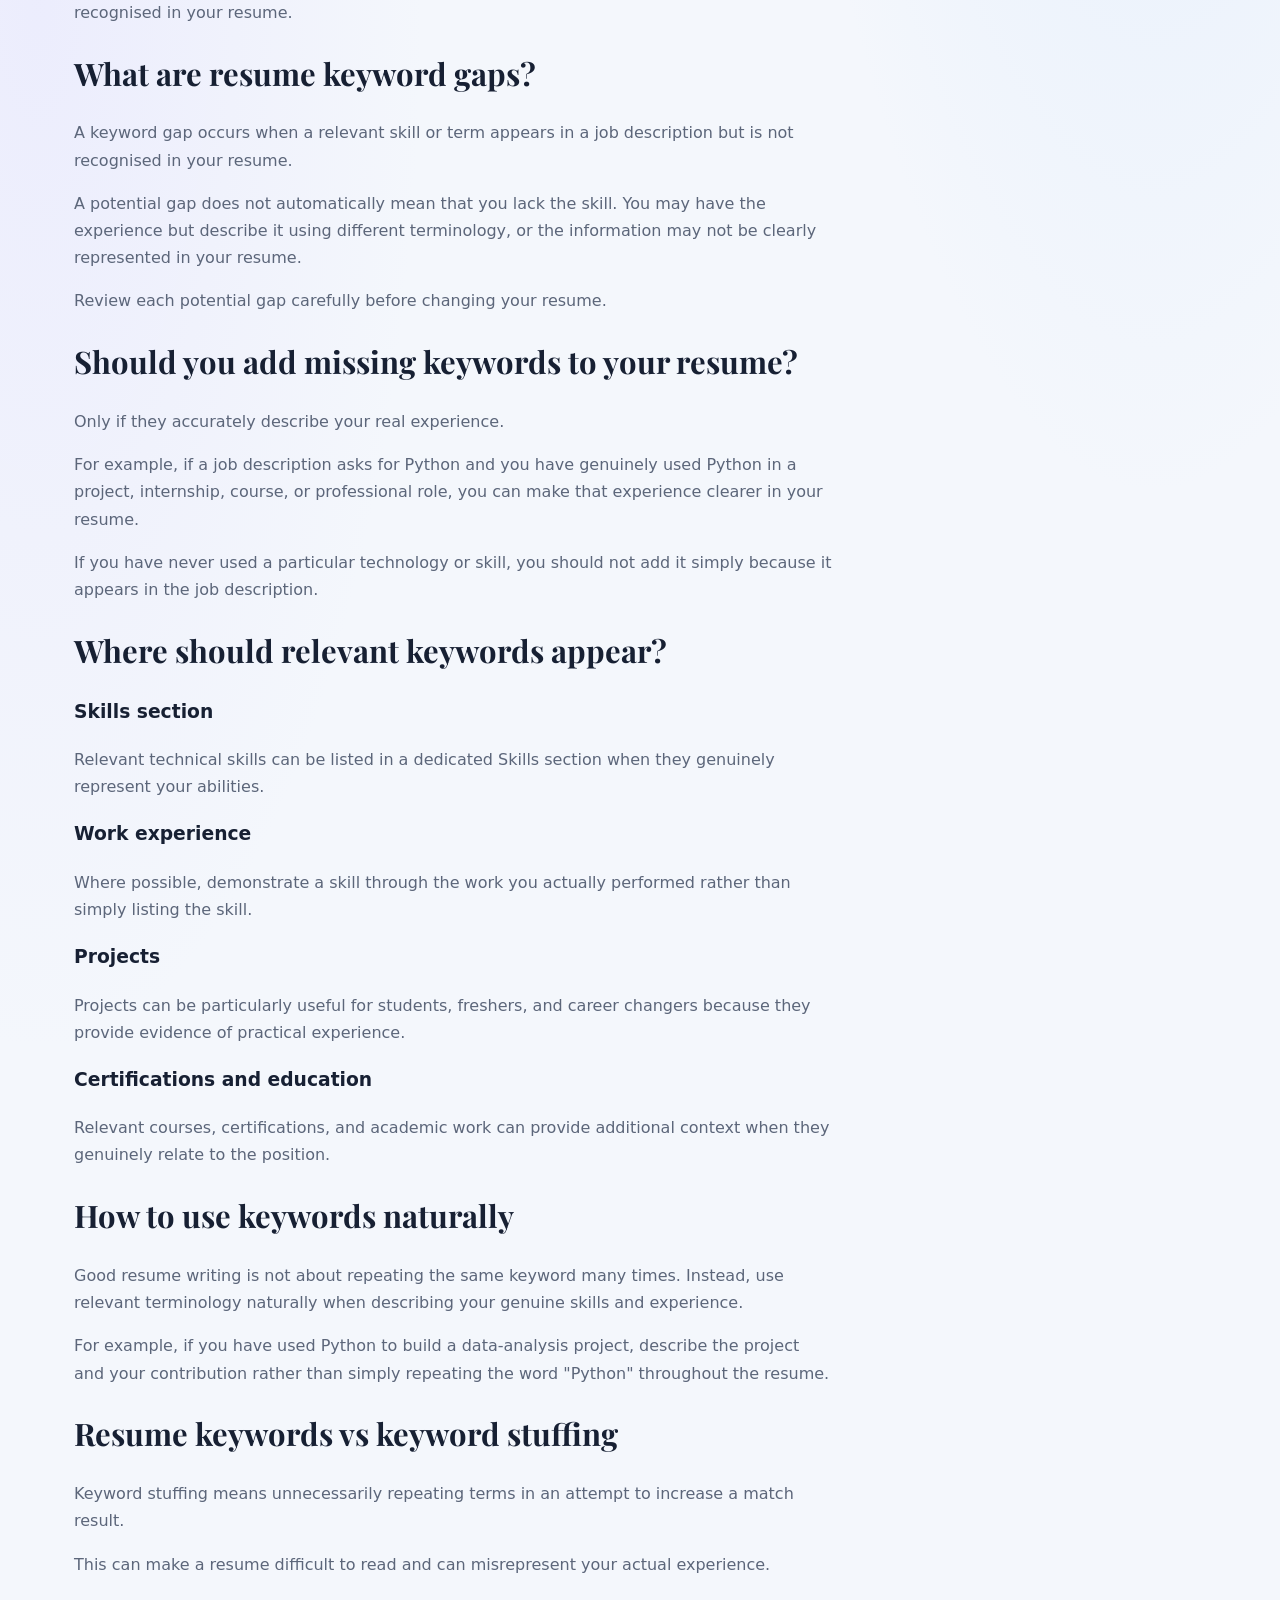
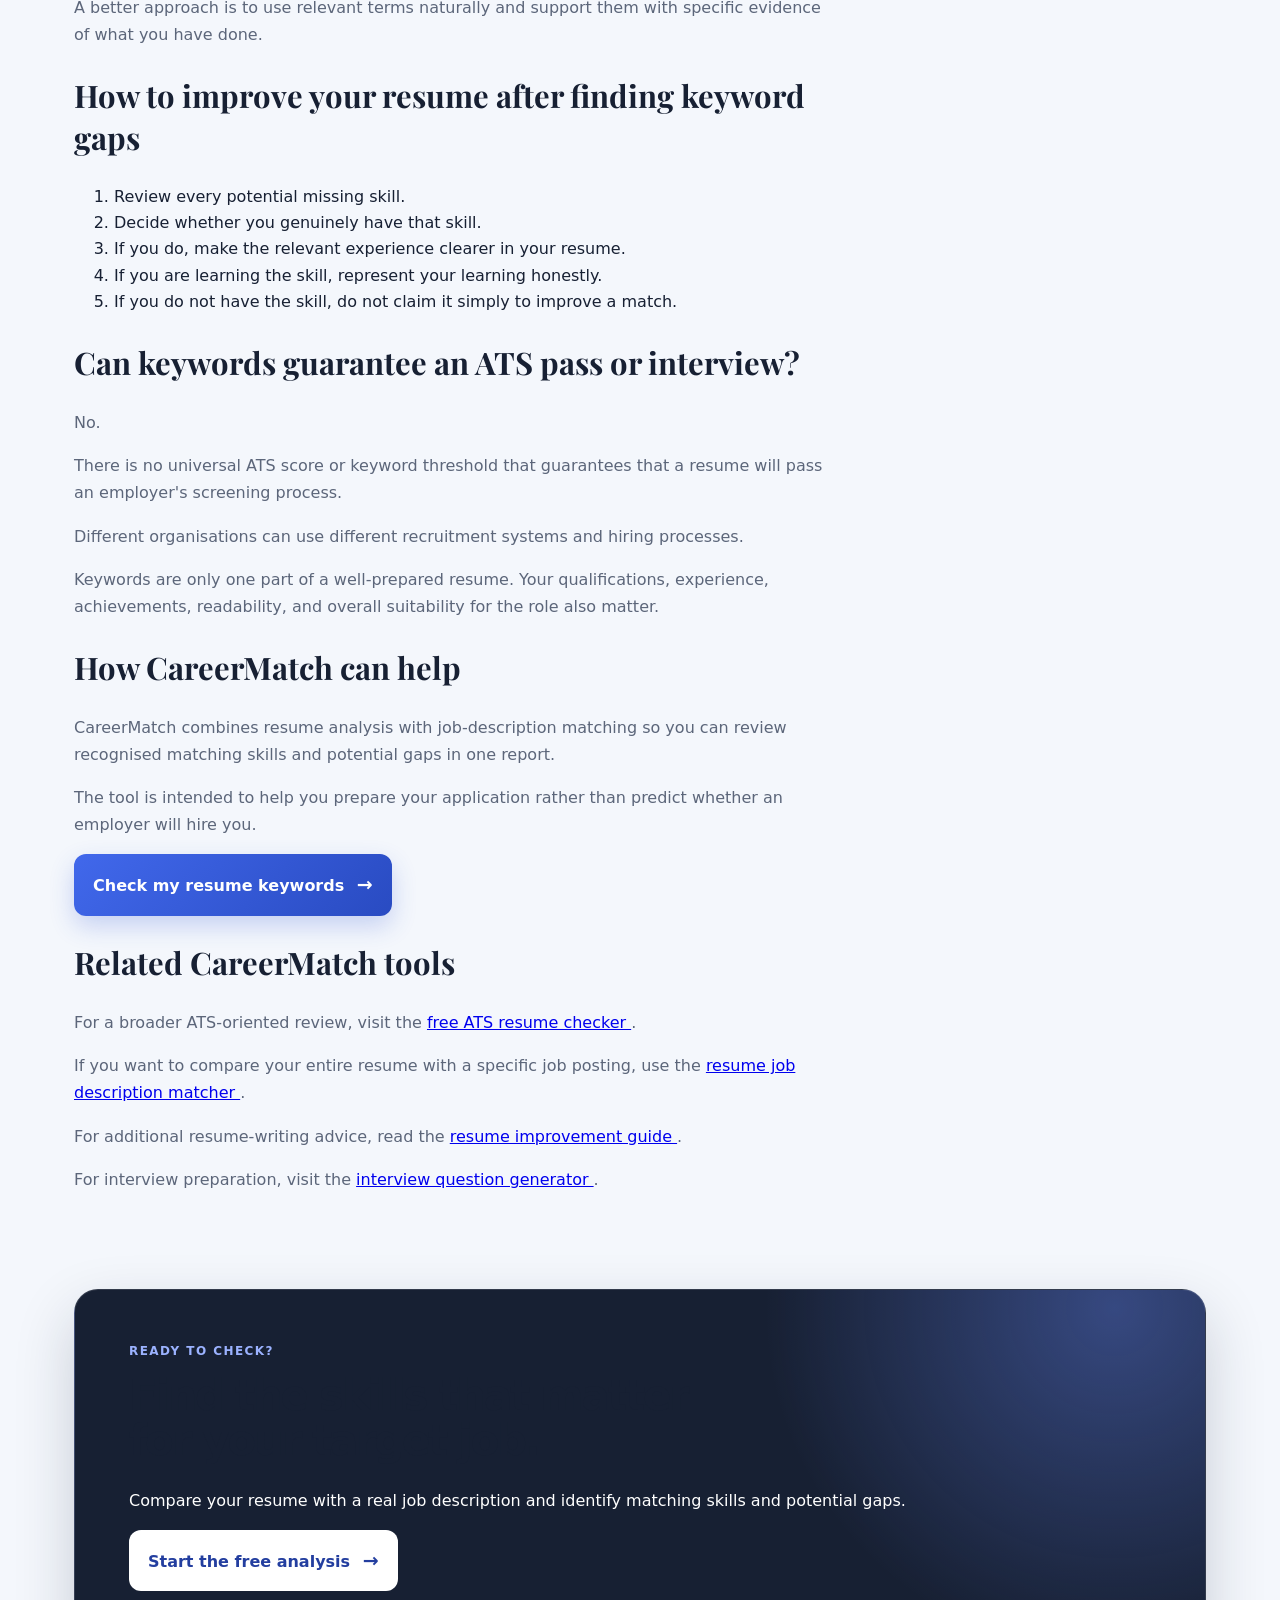
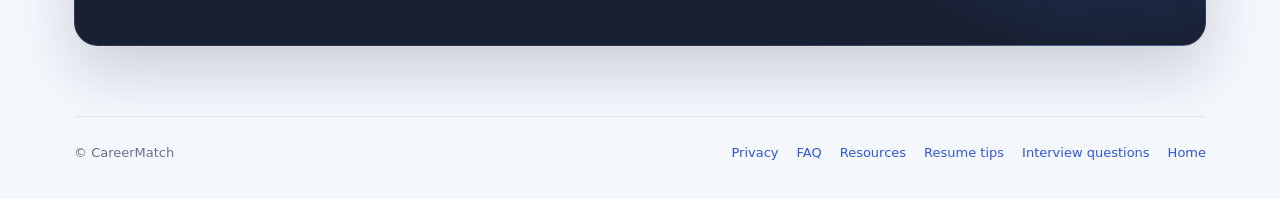
<file: resume-keyword-checker.html>
<!doctype html>
<html lang="en">
<head>
<meta charset="utf-8">
<meta name="viewport" content="width=device-width,initial-scale=1">

<title>Free Resume Keyword Checker | Find Missing Job Keywords | CareerMatch</title>

<meta name="description" content="Use CareerMatch's free resume keyword checker to compare your resume with a job description, identify relevant matching skills, and find potential keyword gaps before applying.">

<meta name="robots" content="index, follow">

<link rel="canonical" href="https://resume-interview-analyzer.pratyushk824-786.workers.dev/resume-keyword-checker">

<meta property="og:type" content="website">
<meta property="og:title" content="Free Resume Keyword Checker | CareerMatch">
<meta property="og:description" content="Compare your resume with a job description and identify relevant matching skills and potential keyword gaps.">
<meta property="og:url" content="https://resume-interview-analyzer.pratyushk824-786.workers.dev/resume-keyword-checker">
<meta property="og:site_name" content="CareerMatch">

<meta name="twitter:card" content="summary">
<meta name="twitter:title" content="Free Resume Keyword Checker">
<meta name="twitter:description" content="Find relevant resume keywords, matching skills, and potential gaps before applying.">

<script type="application/ld+json">
{
  "@context": "https://schema.org",
  "@type": "WebApplication",
  "name": "CareerMatch Resume Keyword Checker",
  "url": "https://resume-interview-analyzer.pratyushk824-786.workers.dev/resume-keyword-checker",
  "applicationCategory": "BusinessApplication",
  "operatingSystem": "Web",
  "isAccessibleForFree": true,
  "offers": {
    "@type": "Offer",
    "price": "0",
    "priceCurrency": "USD"
  },
  "description": "A free tool for comparing recognised resume skills and terms with a target job description."
}
</script>

<link rel="stylesheet" href="style.css">
</head>

<body>

<main class="shell">

<!-- =========================
     NAVIGATION
========================= -->

<nav>

<a class="logo" href="/">
Career<span>Match</span>
</a>

<div class="nav-links">

<a href="/resources">
Resources
</a>

<a href="/resume-tips">
Resume tips
</a>

<a href="/interview-questions">
Interview questions
</a>

<a href="/#analyzer" class="nav-cta">
Try free
</a>

</div>

</nav>


<!-- =========================
     HERO
========================= -->

<section class="page-hero">

<p class="eyebrow">
FREE RESUME TOOL
</p>

<h1>
Free Resume Keyword Checker
</h1>

<p>
Compare your resume with a target job description, identify recognised
matching skills, and discover potential keyword gaps before you apply.
</p>

<a class="primary-link" href="/#analyzer">
Check my resume keywords <span>→</span>
</a>

</section>


<!-- =========================
     MAIN CONTENT
========================= -->

<section class="article-section">

<h2>
What is a resume keyword checker?
</h2>

<p>
A resume keyword checker helps you identify important terms, skills,
technologies, qualifications, and other relevant language that appears
in a job description and compare it with the information in your resume.
</p>

<p>
CareerMatch can help you review recognised skills and relevant terms that
appear in both your resume and the job description you provide.
</p>

<p>
This can make it easier to identify areas that may deserve further review
before submitting an application.
</p>


<h2>
Why are keywords important on a resume?
</h2>

<p>
Job descriptions often contain terminology that describes the skills,
experience, technologies, qualifications, and responsibilities associated
with a role.
</p>

<p>
Using accurate terminology in your resume can make your relevant experience
easier for recruiters and resume-processing software to identify.
</p>

<p>
However, keywords should always represent skills and experience you
actually possess.
</p>


<h2>
How CareerMatch checks resume keywords
</h2>

<div class="feature-grid">

<div>

<h3>
1. Analyse your resume
</h3>

<p>
CareerMatch reads the supported text from your resume and identifies
recognised skills and relevant information.
</p>

</div>

<div>

<h3>
2. Analyse the job description
</h3>

<p>
You provide the job description for the specific position you are targeting.
</p>

</div>

<div>

<h3>
3. Find matching terms
</h3>

<p>
The system identifies recognised skills and terms that appear to match
between the resume and job description.
</p>

</div>

<div>

<h3>
4. Identify potential gaps
</h3>

<p>
The report can highlight relevant skills or terms from the job description
that may not be recognised in your resume.
</p>

</div>

</div>


<h2>
What are resume keyword gaps?
</h2>

<p>
A keyword gap occurs when a relevant skill or term appears in a job
description but is not recognised in your resume.
</p>

<p>
A potential gap does not automatically mean that you lack the skill.
You may have the experience but describe it using different terminology,
or the information may not be clearly represented in your resume.
</p>

<p>
Review each potential gap carefully before changing your resume.
</p>


<h2>
Should you add missing keywords to your resume?
</h2>

<p>
Only if they accurately describe your real experience.
</p>

<p>
For example, if a job description asks for Python and you have genuinely
used Python in a project, internship, course, or professional role, you
can make that experience clearer in your resume.
</p>

<p>
If you have never used a particular technology or skill, you should not
add it simply because it appears in the job description.
</p>


<h2>
Where should relevant keywords appear?
</h2>

<h3>
Skills section
</h3>

<p>
Relevant technical skills can be listed in a dedicated Skills section
when they genuinely represent your abilities.
</p>

<h3>
Work experience
</h3>

<p>
Where possible, demonstrate a skill through the work you actually performed
rather than simply listing the skill.
</p>

<h3>
Projects
</h3>

<p>
Projects can be particularly useful for students, freshers, and career
changers because they provide evidence of practical experience.
</p>

<h3>
Certifications and education
</h3>

<p>
Relevant courses, certifications, and academic work can provide additional
context when they genuinely relate to the position.
</p>


<h2>
How to use keywords naturally</h2>

<p>
Good resume writing is not about repeating the same keyword many times.
Instead, use relevant terminology naturally when describing your genuine
skills and experience.
</p>

<p>
For example, if you have used Python to build a data-analysis project,
describe the project and your contribution rather than simply repeating
the word "Python" throughout the resume.
</p>


<h2>
Resume keywords vs keyword stuffing
</h2>

<p>
Keyword stuffing means unnecessarily repeating terms in an attempt to
increase a match result.
</p>

<p>
This can make a resume difficult to read and can misrepresent your actual
experience.
</p>

<p>
A better approach is to use relevant terms naturally and support them with
specific evidence of what you have done.
</p>


<h2>
How to improve your resume after finding keyword gaps
</h2>

<ol>

<li>
Review every potential missing skill.
</li>

<li>
Decide whether you genuinely have that skill.
</li>

<li>
If you do, make the relevant experience clearer in your resume.
</li>

<li>
If you are learning the skill, represent your learning honestly.
</li>

<li>
If you do not have the skill, do not claim it simply to improve a match.
</li>

</ol>


<h2>
Can keywords guarantee an ATS pass or interview?</h2>

<p>
No.
</p>

<p>
There is no universal ATS score or keyword threshold that guarantees
that a resume will pass an employer's screening process.
</p>

<p>
Different organisations can use different recruitment systems and hiring
processes.
</p>

<p>
Keywords are only one part of a well-prepared resume. Your qualifications,
experience, achievements, readability, and overall suitability for the role
also matter.
</p>


<h2>
How CareerMatch can help
</h2>

<p>
CareerMatch combines resume analysis with job-description matching so you
can review recognised matching skills and potential gaps in one report.
</p>

<p>
The tool is intended to help you prepare your application rather than
predict whether an employer will hire you.
</p>

<a class="primary-link" href="/#analyzer">
Check my resume keywords <span>→</span>
</a>


<h2>
Related CareerMatch tools</h2>

<p>
For a broader ATS-oriented review, visit the
<a href="/ats-resume-checker">
free ATS resume checker
</a>.
</p>

<p>
If you want to compare your entire resume with a specific job posting,
use the
<a href="/resume-job-description-matcher">
resume job description matcher
</a>.
</p>

<p>
For additional resume-writing advice, read the
<a href="/resume-tips">
resume improvement guide
</a>.
</p>

<p>
For interview preparation, visit the
<a href="/interview-questions">
interview question generator
</a>.
</p>

</section>


<!-- =========================
     FINAL CTA
========================= -->

<section class="closing">

<p class="eyebrow">
READY TO CHECK?
</p>

<h2>
Find the skills that matter for your target job.
</h2>

<p>
Compare your resume with a real job description and identify matching
skills and potential gaps.
</p>

<a class="primary-link" href="/#analyzer">
Start the free analysis <span>→</span>
</a>

</section>


<!-- =========================
     FOOTER
========================= -->

<footer>

<span>
© CareerMatch
</span>

<div>

<a href="/privacy">
Privacy
</a>

<a href="/faq">
FAQ
</a>

<a href="/resources">
Resources
</a>

<a href="/resume-tips">
Resume tips
</a>

<a href="/interview-questions">
Interview questions
</a>

<a href="/">
Home
</a>

</div>

</footer>

</main>

</body>
</html>
</file>
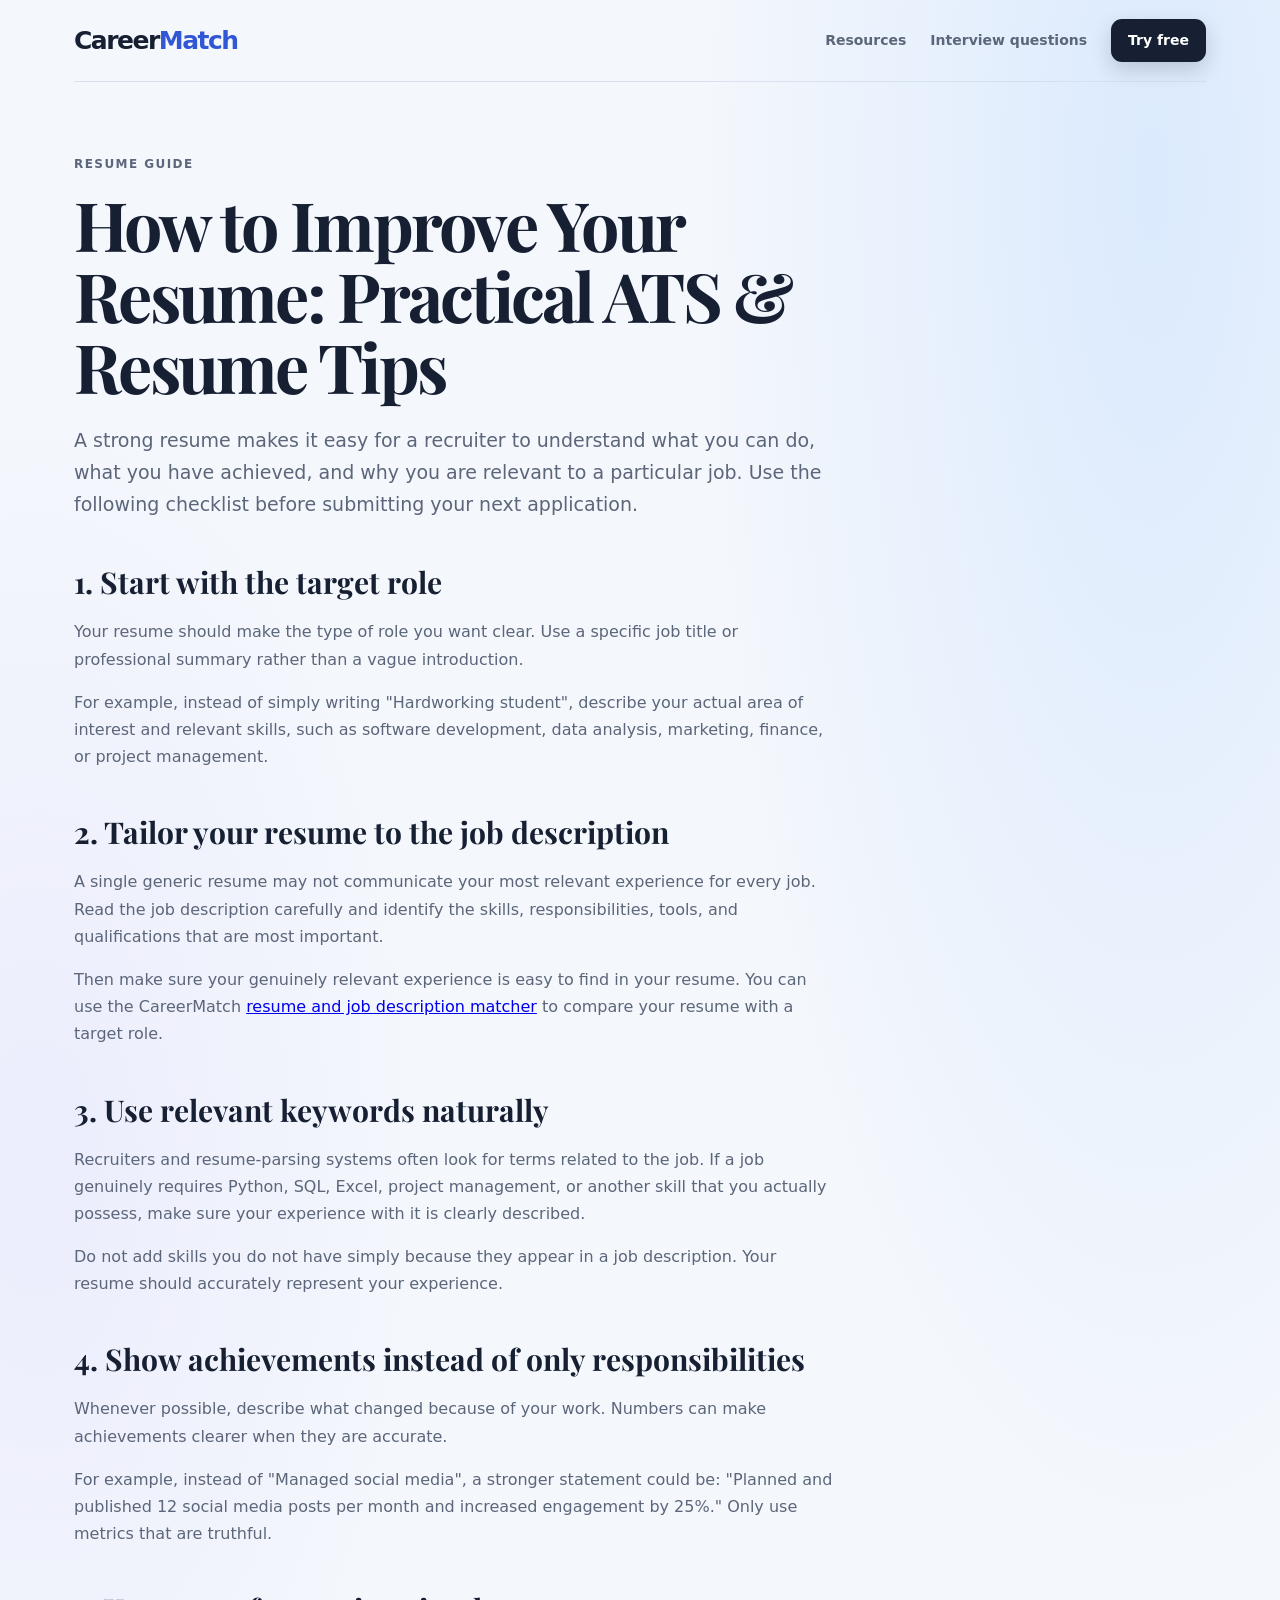
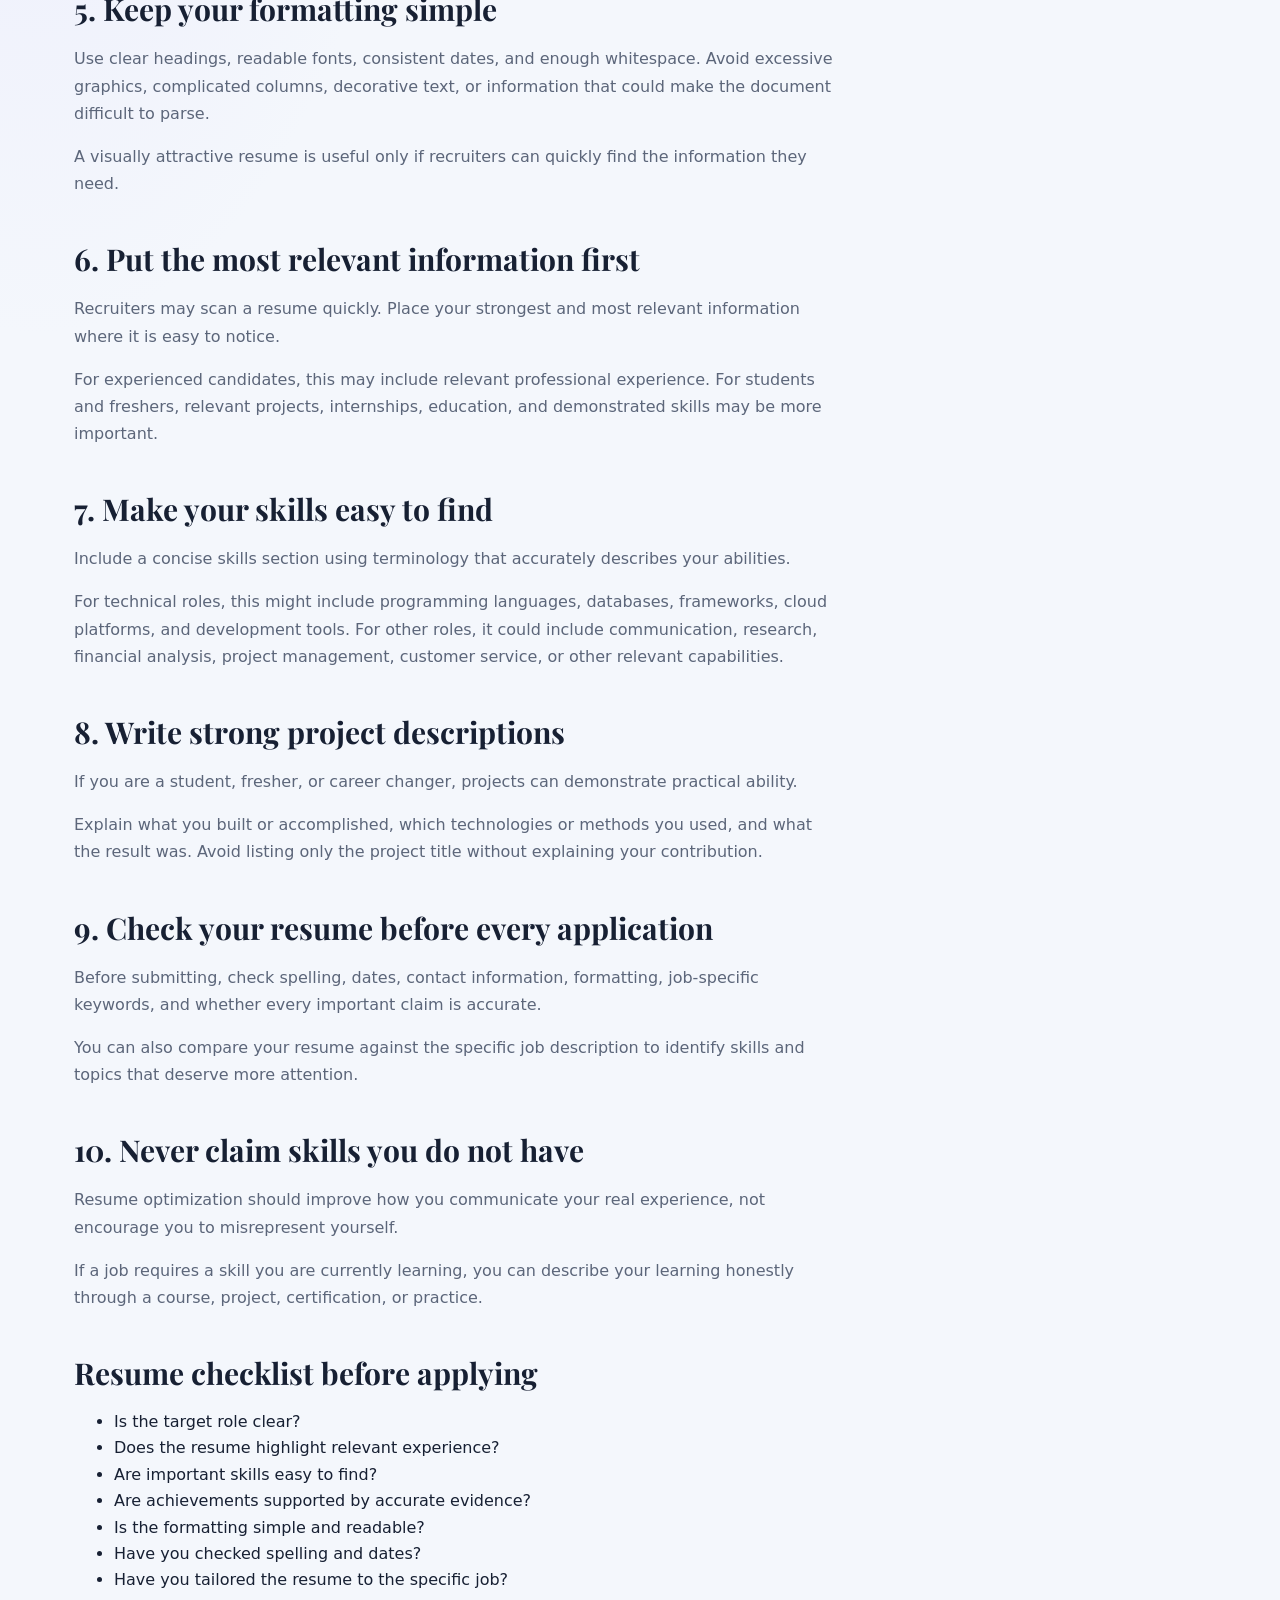
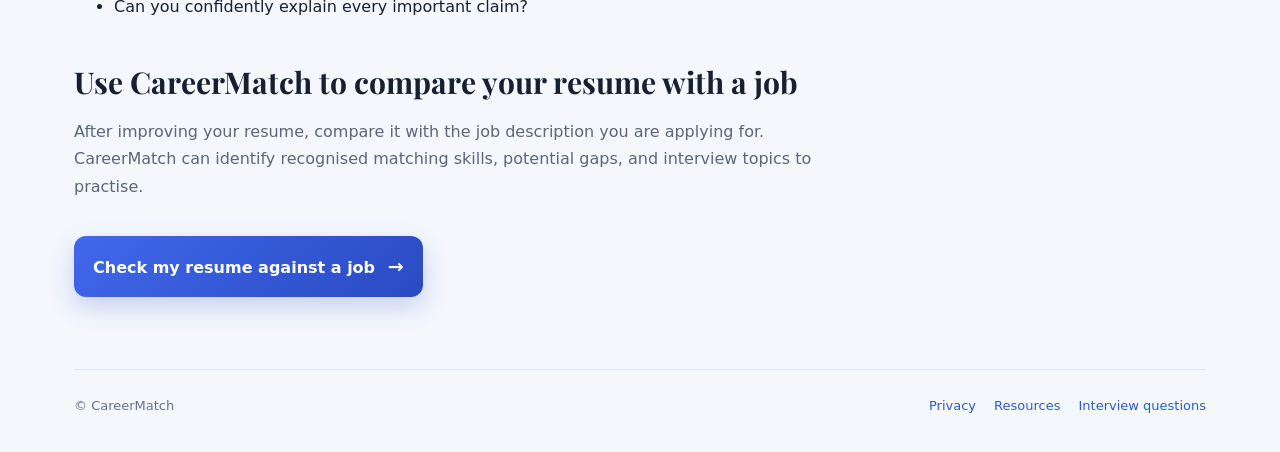
<file: resume-tips.html>
<!doctype html>
<html lang="en">
<head>
<meta charset="utf-8">
<meta name="viewport" content="width=device-width,initial-scale=1">

<title>How to Improve Your Resume: ATS & Resume Tips | CareerMatch</title>

<meta name="description" content="Learn how to improve your resume for ATS systems and recruiters. Get practical resume writing tips, keyword advice, formatting guidance, and job-specific resume strategies.">

<meta name="robots" content="index, follow">

<link rel="canonical" href="https://resume-interview-analyzer.pratyushk824-786.workers.dev/resume-tips">

<meta property="og:type" content="article">
<meta property="og:title" content="How to Improve Your Resume: ATS & Resume Tips">
<meta property="og:description" content="Practical resume tips to make your CV clearer, more relevant, ATS-friendly, and easier for recruiters to understand.">
<meta property="og:url" content="https://resume-interview-analyzer.pratyushk824-786.workers.dev/resume-tips">
<meta property="og:site_name" content="CareerMatch">

<meta name="twitter:card" content="summary">
<meta name="twitter:title" content="How to Improve Your Resume">
<meta name="twitter:description" content="Practical resume improvement and ATS-friendly formatting tips.">

<script type="application/ld+json">
{
  "@context": "https://schema.org",
  "@type": "Article",
  "headline": "How to Improve Your Resume: ATS & Resume Tips",
  "description": "Practical advice for improving resumes, tailoring them to jobs, and making them easier for recruiters and resume parsing systems to understand.",
  "author": {
    "@type": "Organization",
    "name": "CareerMatch"
  },
  "publisher": {
    "@type": "Organization",
    "name": "CareerMatch"
  },
  "mainEntityOfPage": {
    "@type": "WebPage",
    "@id": "https://resume-interview-analyzer.pratyushk824-786.workers.dev/resume-tips"
  }
}
</script>

<link rel="stylesheet" href="style.css">
</head>

<body>

<main class="shell">

<nav>
  <a class="logo" href="/">
    Career<span>Match</span>
  </a>

  <div class="nav-links">
    <a href="/resources">Resources</a>
    <a href="/interview-questions">Interview questions</a>
    <a href="/#analyzer" class="nav-cta">Try free</a>
  </div>
</nav>

<article class="article-page">

<p class="eyebrow">RESUME GUIDE</p>

<h1>How to Improve Your Resume: Practical ATS & Resume Tips</h1>

<p class="article-lead">
A strong resume makes it easy for a recruiter to understand what you can do,
what you have achieved, and why you are relevant to a particular job.
Use the following checklist before submitting your next application.
</p>

<h2>1. Start with the target role</h2>

<p>
Your resume should make the type of role you want clear. Use a specific job title
or professional summary rather than a vague introduction.
</p>

<p>
For example, instead of simply writing "Hardworking student", describe your
actual area of interest and relevant skills, such as software development,
data analysis, marketing, finance, or project management.
</p>

<h2>2. Tailor your resume to the job description</h2>

<p>
A single generic resume may not communicate your most relevant experience for
every job. Read the job description carefully and identify the skills,
responsibilities, tools, and qualifications that are most important.
</p>

<p>
Then make sure your genuinely relevant experience is easy to find in your resume.
You can use the CareerMatch
<a href="/#analyzer">resume and job description matcher</a>
to compare your resume with a target role.
</p>

<h2>3. Use relevant keywords naturally</h2>

<p>
Recruiters and resume-parsing systems often look for terms related to the job.
If a job genuinely requires Python, SQL, Excel, project management, or another
skill that you actually possess, make sure your experience with it is clearly
described.
</p>

<p>
Do not add skills you do not have simply because they appear in a job description.
Your resume should accurately represent your experience.
</p>

<h2>4. Show achievements instead of only responsibilities</h2>

<p>
Whenever possible, describe what changed because of your work.
Numbers can make achievements clearer when they are accurate.
</p>

<p>
For example, instead of "Managed social media", a stronger statement could be:
"Planned and published 12 social media posts per month and increased engagement by 25%."
Only use metrics that are truthful.
</p>

<h2>5. Keep your formatting simple</h2>

<p>
Use clear headings, readable fonts, consistent dates, and enough whitespace.
Avoid excessive graphics, complicated columns, decorative text, or information
that could make the document difficult to parse.
</p>

<p>
A visually attractive resume is useful only if recruiters can quickly find the
information they need.
</p>

<h2>6. Put the most relevant information first</h2>

<p>
Recruiters may scan a resume quickly. Place your strongest and most relevant
information where it is easy to notice.
</p>

<p>
For experienced candidates, this may include relevant professional experience.
For students and freshers, relevant projects, internships, education, and
demonstrated skills may be more important.
</p>

<h2>7. Make your skills easy to find</h2>

<p>
Include a concise skills section using terminology that accurately describes
your abilities.
</p>

<p>
For technical roles, this might include programming languages, databases,
frameworks, cloud platforms, and development tools. For other roles, it could
include communication, research, financial analysis, project management,
customer service, or other relevant capabilities.
</p>

<h2>8. Write strong project descriptions</h2>

<p>
If you are a student, fresher, or career changer, projects can demonstrate
practical ability.
</p>

<p>
Explain what you built or accomplished, which technologies or methods you used,
and what the result was. Avoid listing only the project title without explaining
your contribution.
</p>

<h2>9. Check your resume before every application</h2>

<p>
Before submitting, check spelling, dates, contact information, formatting,
job-specific keywords, and whether every important claim is accurate.
</p>

<p>
You can also compare your resume against the specific job description to identify
skills and topics that deserve more attention.
</p>

<h2>10. Never claim skills you do not have</h2>

<p>
Resume optimization should improve how you communicate your real experience,
not encourage you to misrepresent yourself.
</p>

<p>
If a job requires a skill you are currently learning, you can describe your
learning honestly through a course, project, certification, or practice.
</p>

<h2>Resume checklist before applying</h2>

<ul>
<li>Is the target role clear?</li>
<li>Does the resume highlight relevant experience?</li>
<li>Are important skills easy to find?</li>
<li>Are achievements supported by accurate evidence?</li>
<li>Is the formatting simple and readable?</li>
<li>Have you checked spelling and dates?</li>
<li>Have you tailored the resume to the specific job?</li>
<li>Can you confidently explain every important claim?</li>
</ul>

<h2>Use CareerMatch to compare your resume with a job</h2>

<p>
After improving your resume, compare it with the job description you are applying
for. CareerMatch can identify recognised matching skills, potential gaps, and
interview topics to practise.
</p>

<a class="primary-link" href="/#analyzer">
Check my resume against a job <span>→</span>
</a>

</article>

<footer>
<span>© CareerMatch</span>

<div>
<a href="/privacy">Privacy</a>
<a href="/resources">Resources</a>
<a href="/interview-questions">Interview questions</a>
</div>
</footer>

</main>

</body>
</html>
</file>
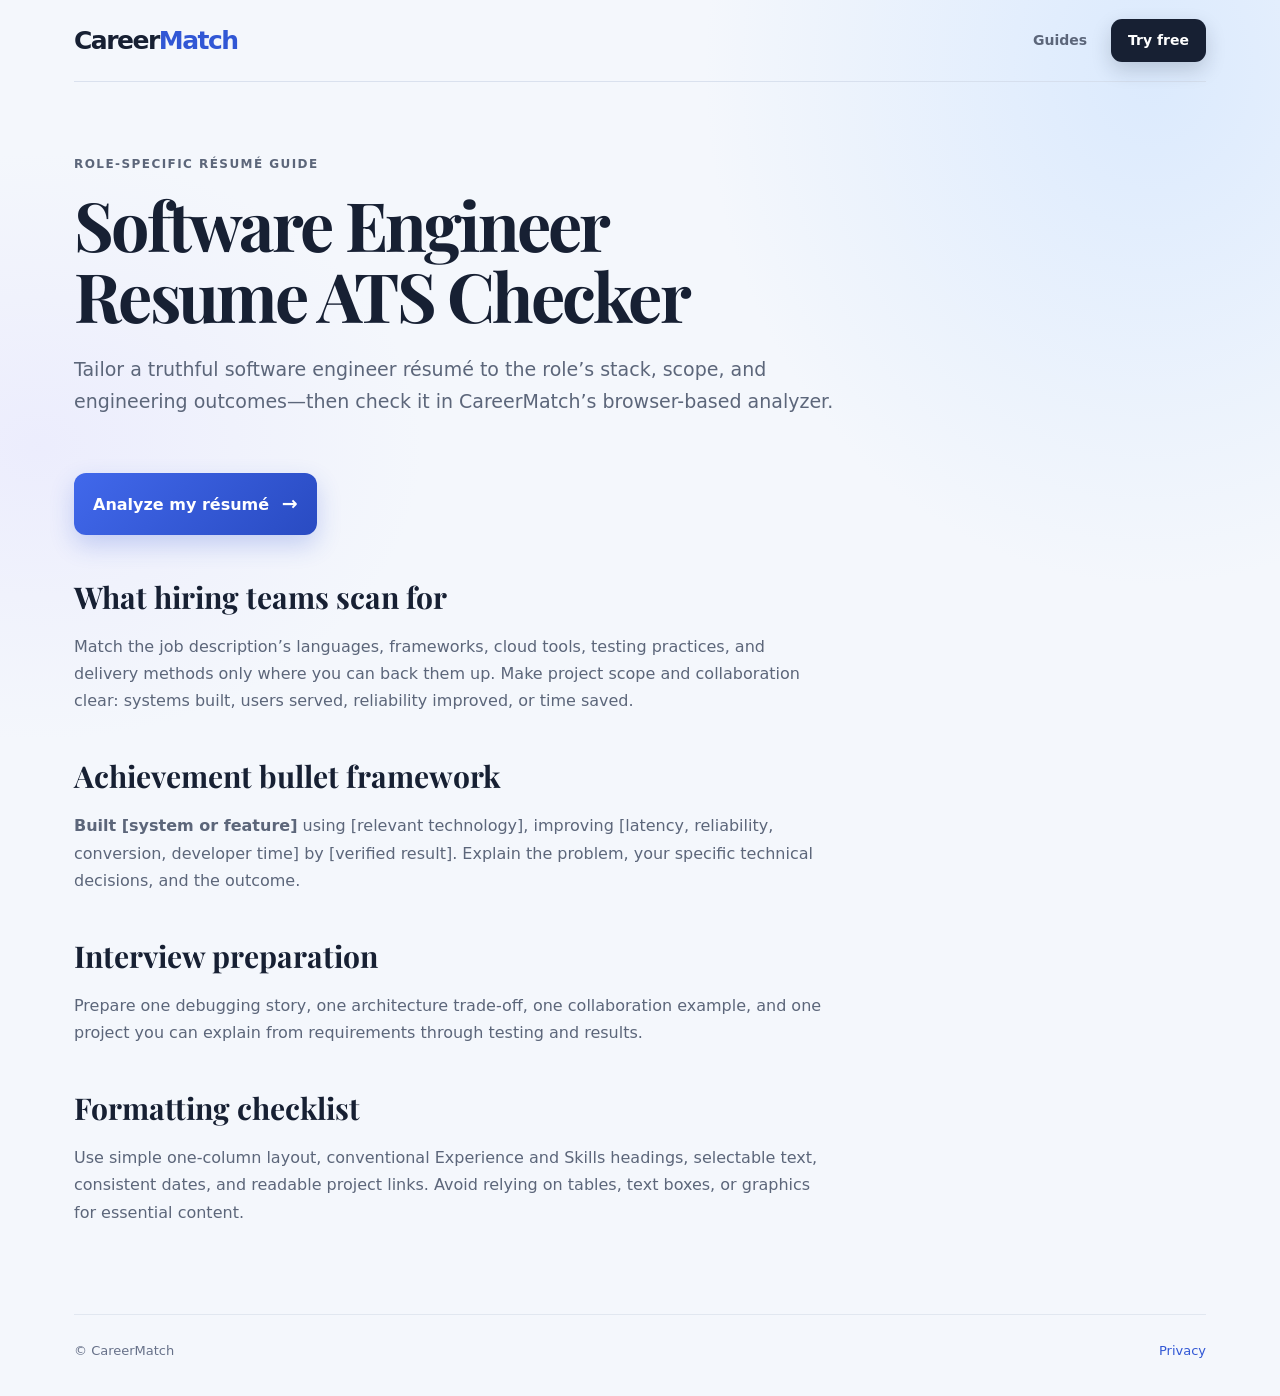
<file: software-engineer-resume-analyzer.html>
<!doctype html><html lang="en"><head><meta charset="utf-8"><meta name="viewport" content="width=device-width,initial-scale=1"><title>Software Engineer Resume ATS Checker | CareerMatch</title><meta name="description" content="Review a software engineer resume against a job description: technical keywords, impact bullets, ATS-safe formatting, and interview preparation."><link rel="canonical" href="https://resume-interview-analyzer.pratyushk824-786.workers.dev/software-engineer-resume-analyzer"><link rel="stylesheet" href="style.css"></head><body><main class="shell"><nav><a class="logo" href="/">Career<span>Match</span></a><div class="nav-links"><a href="/resources">Guides</a><a class="nav-cta" href="/#analyzer">Try free</a></div></nav><article class="article-page"><p class="eyebrow">ROLE-SPECIFIC RÉSUMÉ GUIDE</p><h1>Software Engineer Resume ATS Checker</h1><p class="article-lead">Tailor a truthful software engineer résumé to the role’s stack, scope, and engineering outcomes—then check it in CareerMatch’s browser-based analyzer.</p><a class="primary-link" href="/#analyzer">Analyze my résumé <span>→</span></a><h2>What hiring teams scan for</h2><p>Match the job description’s languages, frameworks, cloud tools, testing practices, and delivery methods only where you can back them up. Make project scope and collaboration clear: systems built, users served, reliability improved, or time saved.</p><h2>Achievement bullet framework</h2><p><strong>Built [system or feature]</strong> using [relevant technology], improving [latency, reliability, conversion, developer time] by [verified result]. Explain the problem, your specific technical decisions, and the outcome.</p><h2>Interview preparation</h2><p>Prepare one debugging story, one architecture trade-off, one collaboration example, and one project you can explain from requirements through testing and results.</p><h2>Formatting checklist</h2><p>Use simple one-column layout, conventional Experience and Skills headings, selectable text, consistent dates, and readable project links. Avoid relying on tables, text boxes, or graphics for essential content.</p></article><footer><span>© <span id="year"></span> CareerMatch</span><div><a href="/privacy">Privacy</a></div></footer></main><script src="site.js"></script></body></html>
</file>
<file: style.css>
@import url('https://fonts.googleapis.com/css2?family=DM+Mono&family=DM+Sans:wght@400;500;600;700&family=Playfair+Display:wght@600;700&display=swap');
:root{--ink:#1f2730;--paper:#f8f6f0;--card:#fffdf9;--teal:#096b68;--mint:#e3f2ec;--coral:#c95f4a;--line:#ddd8ce;--muted:#697076}*{box-sizing:border-box}html{scroll-behavior:smooth}body{margin:0;background:var(--paper);color:var(--ink);font-family:'DM Sans',sans-serif}.shell{max-width:1180px;margin:auto;padding:0 24px}nav{height:78px;display:flex;align-items:center;justify-content:space-between;border-bottom:1px solid var(--line)}nav>a:last-child{font-size:14px;color:var(--teal);text-decoration:none}.logo{font:700 25px 'Playfair Display',serif;color:var(--ink);text-decoration:none}.logo span{color:var(--teal)}.hero{padding:85px 0 45px;max-width:780px}.eyebrow{font:12px 'DM Mono',monospace;color:var(--teal);letter-spacing:.12em;margin:0 0 15px}.hero h1{font:700 clamp(42px,7vw,76px)/1.02 'Playfair Display',serif;letter-spacing:-.04em;margin:0}.lead{font-size:19px;line-height:1.55;color:var(--muted);max-width:650px;margin:25px 0}.trust{display:flex;flex-wrap:wrap;gap:13px 25px;color:var(--teal);font-size:14px;font-weight:600}.analyzer{background:var(--card);border:1px solid var(--line);box-shadow:8px 9px 0 #ddd9cf;padding:30px;max-width:900px}.field{margin-bottom:25px}.field label{display:block;font-size:17px;font-weight:700;margin-bottom:10px}.field em{font-weight:400;font-style:normal;color:var(--muted);font-size:14px}input,textarea{width:100%;border:1px solid #bfcac4;background:#f2f8f5;padding:13px;font:15px 'DM Sans',sans-serif;color:var(--ink)}textarea{resize:vertical;line-height:1.45}.field small{display:block;color:var(--muted);margin-top:7px}button,.offer-button{background:var(--teal);color:#fff;border:0;padding:15px 20px;font:600 16px 'DM Sans',sans-serif;cursor:pointer;text-decoration:none;display:inline-block}button:disabled{opacity:.65}.status{min-height:20px;color:var(--coral);margin:14px 0 0;font-size:14px}.report{padding:58px 0}.report-head{display:flex;justify-content:space-between;gap:30px;align-items:flex-start}.report h2{font:700 clamp(37px,5vw,58px)/1.05 'Playfair Display',serif;margin:0}.report-head p:not(.eyebrow){color:var(--muted);margin:8px 0}.actions{display:flex;gap:10px;flex-wrap:wrap}.outline{background:transparent;color:var(--teal);border:1px solid var(--teal)}.text-button{background:transparent;color:var(--teal);padding:12px}.score-card{display:flex;gap:25px;align-items:center;background:var(--mint);border:1px solid #b7d9cd;padding:25px;margin:35px 0 20px}.score{background:var(--teal);color:#fff;min-width:120px;height:120px;border-radius:50%;display:grid;place-content:center;text-align:center}.score span{font-size:31px;font-weight:700}.score small{font-size:12px}.score-card h3,.card h3,.offer h3{font:700 27px 'Playfair Display',serif;margin:0 0 8px}.score-card p{margin:0;color:var(--muted)}.grid{display:grid;grid-template-columns:repeat(2,minmax(0,1fr));gap:20px}.card{background:var(--card);border:1px solid var(--line);padding:24px}.card h3{font-size:25px}.muted{color:var(--muted);line-height:1.5;font-size:14px}.tags{display:flex;flex-wrap:wrap;gap:7px;margin-top:16px}.tag{display:inline-block;padding:6px 9px;border:1px solid #c8d7d1;background:#f5f8f6;font-size:13px}.tag.good{background:#dcefe6;border-color:#a9cfbe}.tag.gap{background:#fff1e9;border-color:#edc0ad}.skill-group{margin:17px 0}.skill-group h4{font-size:13px;text-transform:uppercase;letter-spacing:.07em;color:var(--teal);margin:0 0 8px}.skill-group .tag{margin:0 5px 5px 0}.card ol,.card ul{line-height:1.6;padding-left:20px}.wide{grid-column:span 2}.offer{display:flex;justify-content:space-between;align-items:center;gap:25px;margin-top:22px;background:var(--ink);color:#fff;padding:30px}.offer p{color:#d5dadc;margin:0}.offer .eyebrow{color:#8ed4c3}.offer h3{font-size:29px}.offer-button{background:#f0c766;color:var(--ink);white-space:nowrap}.private-note{color:var(--muted);font-size:13px;margin-top:24px}.how{padding:80px 0}.how>div{display:grid;grid-template-columns:repeat(3,1fr);gap:35px}.how article b{font:14px 'DM Mono',monospace;color:var(--teal)}.how article h3{font:700 25px 'Playfair Display',serif;margin:10px 0}.how article p{color:var(--muted);line-height:1.5}.hidden{display:none}@media(max-width:700px){.shell{padding:0 17px}.hero{padding-top:55px}.analyzer{padding:20px}.report-head,.score-card,.offer{display:block}.actions{margin-top:20px}.score{margin-bottom:18px}.grid,.how>div{grid-template-columns:1fr}.wide{grid-column:auto}.offer-button{margin-top:20px}}
@media print{nav,.hero,.analyzer,.how,.actions,.offer,.private-note{display:none!important}.shell{max-width:none;padding:0}.report{padding:0}.report-head{display:block}.card,.score-card{break-inside:avoid;box-shadow:none}.grid{gap:10px}}

/* Landing page refresh */
.nav-links{display:flex;align-items:center;gap:22px}.nav-links a{font-size:14px;color:var(--teal);font-weight:600;text-decoration:none}.nav-cta{background:var(--teal);color:#fff!important;padding:9px 14px}.hero{max-width:none;display:grid;grid-template-columns:minmax(0,1.2fr) minmax(270px,.8fr);gap:70px;align-items:center;padding:86px 0 72px}.hero h1 em{color:var(--teal);font-weight:600}.hero-actions{display:flex;align-items:center;gap:17px;flex-wrap:wrap}.primary-link{background:var(--teal);color:#fff;padding:15px 19px;font-weight:700;text-decoration:none;display:inline-block;box-shadow:5px 5px 0 #c6e2d6}.primary-link span{font-size:19px;margin-left:7px}.free-note{font-size:13px;color:var(--muted)}.trust{margin-top:27px;font-size:13px}.preview-card{background:#fdfef9;border:1px solid #b7d9cd;padding:20px;box-shadow:13px 14px 0 #d6eee4;transform:rotate(2deg)}.preview-top,.preview-line{display:flex;justify-content:space-between;align-items:center}.mini-logo{font:700 14px 'Playfair Display',serif}.pill{font-size:11px;color:var(--teal);background:#d5ec8d;padding:4px 8px;border-radius:20px}.preview-label{font:10px 'DM Mono',monospace;letter-spacing:.09em;color:var(--muted);margin:28px 0 8px}.preview-score{display:flex;align-items:center;gap:15px}.preview-score strong{font:700 44px 'Playfair Display',serif;color:var(--teal)}.preview-score span{font-size:13px;color:var(--muted);line-height:1.35}.preview-line{font-size:13px;margin-top:24px}.bar{height:8px;background:#dce8e2;margin:9px 0 14px;border-radius:10px}.bar i{display:block;width:78%;height:100%;background:var(--teal);border-radius:10px}.preview-tags span{display:inline-block;background:#f5f8f6;padding:6px 8px;font-size:11px;margin:0 4px 4px 0;border:1px solid #c8d7d1}.preview-tip{font-size:12px;background:#f4f7e4;padding:10px;line-height:1.4;margin:20px 0 0;color:var(--teal)}.analyzer{max-width:920px;padding:35px}.analyzer-heading{margin-bottom:27px}.analyzer-heading h2,.benefits h2,.how h2,.closing h2{font:700 38px/1.08 'Playfair Display',serif;letter-spacing:-.025em;margin:0}.analyzer-heading>p:last-child{color:var(--muted);margin:9px 0 0}.field label b{font:12px 'DM Mono',monospace;color:#fff;background:var(--teal);padding:4px 6px;margin-right:8px}.benefits{padding:100px 0 40px}.benefits>div,.steps{display:grid;grid-template-columns:repeat(3,1fr);gap:18px;margin-top:28px}.benefits article{border-top:2px solid var(--teal);padding:21px 15px 0 0}.icon{font-size:29px;color:var(--teal)}.benefits h3,.how h3{font:700 24px 'Playfair Display',serif;margin:13px 0 7px}.benefits p,.how p{color:var(--muted);line-height:1.55;margin:0}.how{padding:90px 0}.how-title{max-width:610px}.steps{margin-top:34px}.steps article{background:var(--mint);padding:23px}.steps article:nth-child(2){background:#f5f1e4}.steps article:nth-child(3){background:#eaf0f5}.steps article b{font:13px 'DM Mono',monospace;color:var(--teal)}.closing{background:var(--ink);color:#fff;padding:54px;margin-bottom:70px}.closing .eyebrow{color:#b4dc61}.closing h2{max-width:600px;font-size:42px;margin-bottom:24px}.closing .primary-link{background:#d5ec8d;color:var(--ink);box-shadow:none}
@media(max-width:760px){.hero{grid-template-columns:1fr;padding:55px 0;gap:38px}.preview-card{max-width:340px;margin:auto}.analyzer{padding:22px}.benefits>div,.steps{grid-template-columns:1fr}.closing{padding:35px 25px}.closing h2{font-size:34px}.nav-links{gap:12px}}@media print{.benefits,.closing{display:none!important}}
.feedback{display:flex;justify-content:space-between;align-items:center;gap:20px;border:1px solid #b7d9cd;background:#eef8f3;padding:18px 20px;margin-top:18px}.feedback strong,.feedback span{display:block}.feedback span{font-size:13px;color:var(--muted);margin-top:4px}.feedback a{background:var(--teal);color:#fff;padding:10px 13px;font-weight:600;font-size:14px;text-decoration:none;white-space:nowrap}footer{display:flex;justify-content:space-between;align-items:center;border-top:1px solid var(--line);padding:25px 0 35px;color:var(--muted);font-size:13px}footer div{display:flex;gap:18px}footer a{color:var(--teal);text-decoration:none}@media(max-width:760px){.feedback,footer{display:block}.feedback a{margin-top:14px}footer div{margin-top:10px}}@media print{.feedback,footer{display:none!important}}
.resource-promo{display:grid;grid-template-columns:1fr 1fr;gap:50px;background:#f0f5e8;padding:48px;margin-top:65px}.resource-promo h2{font:700 38px/1.05 'Playfair Display',serif;margin:0}.resource-promo p:last-child{color:var(--muted);line-height:1.5}.resource-links{display:grid;align-content:center}.resource-links a{display:flex;justify-content:space-between;color:var(--ink);font-weight:700;text-decoration:none;padding:15px 0;border-bottom:1px solid #bdcec3}.resource-links span{color:var(--teal)}.page-hero{max-width:720px;padding:72px 0 40px}.page-hero h1,.article-page h1{font:700 clamp(42px,6vw,68px)/1.04 'Playfair Display',serif;letter-spacing:-.04em;margin:0}.page-hero>p:last-child{font-size:18px;line-height:1.55;color:var(--muted)}.page-hero.compact{padding-bottom:30px}.resource-grid{display:grid;grid-template-columns:repeat(2,1fr);gap:18px;padding-bottom:85px}.resource-grid a{background:var(--card);border:1px solid var(--line);padding:26px;text-decoration:none;color:var(--ink);min-height:230px;display:flex;flex-direction:column}.resource-grid span{font:11px 'DM Mono',monospace;letter-spacing:.1em;color:var(--teal)}.resource-grid h2{font:700 28px/1.05 'Playfair Display',serif;margin:18px 0 8px}.resource-grid p{color:var(--muted);line-height:1.5;margin:0}.resource-grid b{color:var(--teal);margin-top:auto;padding-top:22px}.generator{display:grid;grid-template-columns:minmax(250px,.7fr) minmax(0,1.3fr);gap:30px;background:var(--card);border:1px solid var(--line);padding:30px;margin-bottom:65px}.generator-controls{display:grid;align-content:start;gap:10px}.generator label{font-weight:700;margin-top:9px}.generator select{padding:12px;border:1px solid #bfcac4;background:#f2f8f5;font:15px 'DM Sans',sans-serif}.generator button{margin-top:11px}.question-results{border-left:1px solid var(--line);padding-left:30px}.question-results ol{line-height:1.65;padding-left:20px}.article-section{max-width:760px;padding-bottom:80px}.article-section h2{font:700 31px 'Playfair Display',serif}.article-section p,.article-page p{line-height:1.7;color:var(--muted)}.article-page{max-width:760px;padding:72px 0}.article-page h2{font:700 30px 'Playfair Display',serif;margin:42px 0 8px}.article-lead{font-size:19px!important;margin:22px 0 36px}.article-page .primary-link{margin-top:20px}@media(max-width:760px){.resource-promo,.resource-grid,.generator{grid-template-columns:1fr}.resource-promo{padding:30px}.question-results{border-left:0;border-top:1px solid var(--line);padding:25px 0 0}.page-hero,.article-page{padding-top:50px}}

.linkedin-share {
  background: #0a66c2;
  color: #fff;
  border: 0;
  padding: 12px 16px;
  font: 600 14px 'DM Sans', sans-serif;
  cursor: pointer;
}

.linkedin-share:hover {
  opacity: 0.9;
}

.linkedin-share:active {
  transform: translateY(1px);
}

/* Interactive report tools */
.live-editor{display:grid;grid-template-columns:minmax(0,1.4fr) minmax(210px,.6fr);gap:20px;margin-top:18px}.live-editor label{font-weight:700}.live-editor textarea{grid-row:2}.live-editor aside{grid-column:2;grid-row:1 / span 2;background:#f2f8f5;border:1px solid #c8d7d1;padding:16px}.keyword-checklist{list-style:none;padding:0;margin:12px 0}.keyword-checklist li{padding:7px 0;border-bottom:1px solid #dce7e1;color:var(--muted)}.keyword-checklist li.complete{color:var(--teal);font-weight:700}.weak-bullets{display:grid;gap:10px;margin-top:16px}.weak-bullet{background:#fff1e9;color:var(--ink);border:1px solid #edc0ad;text-align:left;padding:12px;font-size:14px}.rewrite-results{margin-top:18px;background:#f2f8f5;padding:16px}.rewrite-results:empty{display:none}.rewrite-option{display:block;margin-top:10px}.rewrite-option textarea{background:#fff}.ats-tabs{display:flex;flex-wrap:wrap;gap:8px;margin:18px 0}.ats-tab{background:transparent;color:var(--teal);border:1px solid var(--teal);padding:9px 12px;font-size:13px}.ats-tab.active{background:var(--teal);color:#fff}.ats-preview{display:grid;grid-template-columns:1fr 1fr;gap:20px;background:#f2f8f5;border:1px solid #c8d7d1;padding:18px}.ats-preview h4{margin:15px 0 6px}.ats-preview dl{display:grid;grid-template-columns:90px 1fr;gap:6px;margin:12px 0}.ats-preview dt{font-weight:700}.ats-preview dd{margin:0;color:var(--muted)}.ats-preview pre{white-space:pre-wrap;max-height:220px;overflow:auto;background:#fff;padding:12px;font:12px/1.5 'DM Mono',monospace}.ats-preview ul{margin:0;padding-left:20px;line-height:1.6}.flashcards{display:grid;gap:10px;margin-top:20px}.flashcard{position:relative;min-height:130px;padding:16px;text-align:left;background:#f5f1e4;color:var(--ink);border:1px solid #ded3af}.flashcard-front,.flashcard-back{display:grid;gap:9px}.flashcard small{display:block;color:var(--teal);font-size:12px}.flashcard-back{display:none}.flashcard.flipped{background:#dcefe6;border-color:#a9cfbe}.flashcard.flipped .flashcard-front{display:none}.flashcard.flipped .flashcard-back{display:grid}@media(max-width:760px){.live-editor{grid-template-columns:1fr}.live-editor textarea{grid-row:auto}.live-editor aside{grid-column:auto;grid-row:auto}.ats-preview{grid-template-columns:1fr}}

/* Refined homepage and report presentation */
:root { --focus-ring: 0 0 0 4px rgba(9, 107, 104, .16); }
html { scroll-padding-top: 20px; }
nav { position: relative; }
.nav-links a { transition: background .18s ease, color .18s ease, transform .18s ease; }
.nav-links a:not(.nav-cta):hover { text-decoration: underline; text-underline-offset: 5px; }
.nav-cta { box-shadow: 3px 3px 0 #c6e2d6; }
.nav-cta:hover { background: #075653; transform: translateY(-1px); }
.hero { min-height: 510px; }
.hero-copy { position: relative; z-index: 1; }
.hero h1 em { text-decoration: underline; text-decoration-color: #d5ec8d; text-decoration-thickness: .11em; text-underline-offset: .1em; }
.primary-link, #analyzeButton, .offer-button, .linkedin-share { transition: transform .18s ease, box-shadow .18s ease, background .18s ease; }
.primary-link:hover, #analyzeButton:hover, .offer-button:hover, .linkedin-share:hover { transform: translateY(-2px); box-shadow: 5px 7px 0 rgba(31, 39, 48, .12); }
.preview-card { transition: transform .22s ease, box-shadow .22s ease; }
.preview-card:hover { transform: rotate(0) translateY(-4px); box-shadow: 13px 18px 0 #d6eee4; }
.analyzer { scroll-margin-top: 20px; }
input, textarea, select { border-radius: 2px; }
input:focus-visible, textarea:focus-visible, select:focus-visible, button:focus-visible, a:focus-visible { outline: none; box-shadow: var(--focus-ring); }
#analyzeButton { width: 100%; }
.report { scroll-margin-top: 20px; }
.card, .benefits article, .steps article, .resource-grid a, .resource-links a { transition: transform .2s ease, box-shadow .2s ease, border-color .2s ease; }
.report .card:hover, .resource-grid a:hover { border-color: #b7d9cd; box-shadow: 5px 6px 0 #e3eee8; }
.benefits article { border-bottom: 1px solid var(--line); }
.benefits article:hover, .steps article:hover { transform: translateY(-3px); }
.resource-links a:hover { color: var(--teal); padding-left: 7px; }
.live-editor { align-items: start; }
.live-editor textarea { grid-column: 1; width: 100%; min-height: 260px; }
.live-editor aside { grid-column: 2; grid-row: 1 / span 2; }
.ats-tab { border-radius: 0; }
.ats-tab:hover { background: var(--mint); }
.weak-bullet:hover { border-color: var(--coral); }
.flashcard { transition: transform .18s ease, box-shadow .18s ease; }
.flashcard:hover { transform: translateY(-2px); box-shadow: 3px 4px 0 #ded3af; }
@media (max-width: 760px) {
  .hero { min-height: 0; }
  .nav-links { flex-wrap: wrap; }
  .resource-promo { gap: 20px; }
  .live-editor textarea, .live-editor aside { grid-column: auto; grid-row: auto; }
}
@media (prefers-reduced-motion: reduce) {
  html { scroll-behavior: auto; }
  *, *::before, *::after { transition-duration: .01ms !important; }
}

/* Helpful landing-page content */
.methodology { display: grid; grid-template-columns: minmax(240px, .8fr) minmax(0, 1.2fr); gap: 28px 55px; padding: 70px 34px; margin-top: 30px; background: #eef4ee; border: 1px solid #d5e1d8; }
.methodology-intro h2 { font: 700 clamp(30px, 3.5vw, 42px)/1.08 'Playfair Display', serif; letter-spacing: -.025em; margin: 0; }
.methodology-intro > p:last-child, .methodology-note { color: var(--muted); line-height: 1.65; }
.methodology-steps { list-style: none; counter-reset: method; margin: 0; padding: 0; }
.methodology-steps li { counter-increment: method; display: grid; grid-template-columns: 34px 1fr; gap: 0 12px; padding: 0 0 20px; }
.methodology-steps li::before { content: '0' counter(method); grid-row: span 2; color: var(--teal); font: 12px 'DM Mono', monospace; padding-top: 3px; }
.methodology-steps b { font-size: 16px; }
.methodology-steps span { color: var(--muted); line-height: 1.55; margin-top: 4px; }
.methodology-note { grid-column: 1 / -1; border-top: 1px solid #cbd8cf; padding-top: 17px; margin: 0; }
.methodology-note a { color: var(--teal); font-weight: 700; }
.match-guide, .home-faq { padding: 78px 0 0; }
.match-guide h2, .home-faq h2 { max-width: 760px; font: 700 clamp(32px, 4vw, 46px)/1.08 'Playfair Display', serif; letter-spacing: -.025em; margin: 0; }
.match-guide-grid { display: grid; grid-template-columns: repeat(3, minmax(0, 1fr)); gap: 16px; margin-top: 25px; }
.match-guide-grid article { padding: 21px; border: 1px solid var(--line); background: var(--card); }
.match-guide-grid h3 { font: 700 22px 'Playfair Display', serif; margin: 0 0 9px; }
.match-guide-grid p, .faq-list p { color: var(--muted); line-height: 1.6; margin: 0; }
.match-guide-link { margin: 20px 0 0; }
.match-guide-link a, .faq-more { color: var(--teal); font-weight: 700; text-underline-offset: 4px; }
.home-faq { display: grid; grid-template-columns: minmax(220px, .75fr) minmax(0, 1.25fr); gap: 36px; padding-bottom: 55px; }
.faq-list details { border-bottom: 1px solid var(--line); padding: 16px 0; }
.faq-list summary { cursor: pointer; font-weight: 700; line-height: 1.45; }
.faq-list details p { padding-top: 10px; }
.faq-more { grid-column: 2; justify-self: start; }
.preview-card .pill { text-transform: uppercase; letter-spacing: .06em; }
@media (max-width: 760px) {
  .methodology { grid-template-columns: 1fr; padding: 32px 22px; gap: 20px; }
  .methodology-note { grid-column: auto; }
  .match-guide, .home-faq { padding-top: 55px; }
  .match-guide-grid { grid-template-columns: 1fr; }
  .home-faq { grid-template-columns: 1fr; gap: 18px; }
  .faq-more { grid-column: 1; }
}

/* Product-style visual polish, using CareerMatch's existing teal palette */
:root {
  --line: #dfe7e4;
  --card: #ffffff;
  --focus-ring: 0 0 0 4px rgba(9, 107, 104, .15);
  --soft-shadow: 0 18px 55px rgba(27, 55, 65, .09);
}
body { background: linear-gradient(180deg, #f4f8f6 0, var(--paper) 48rem); }
nav { height: 82px; }
.nav-links { gap: 24px; }
.nav-links a { transition: color .18s ease, background .18s ease, transform .18s ease; }
.nav-links a:not(.nav-cta):hover { color: var(--teal); text-decoration: underline; text-underline-offset: 5px; }
.nav-cta { border-radius: 10px; box-shadow: 0 5px 14px rgba(9, 107, 104, .16); }
.nav-cta:hover { background: #075653; transform: translateY(-1px); }
.hero {
  gap: clamp(32px, 5vw, 64px);
  padding: clamp(34px, 6vw, 72px);
  margin-top: 28px;
  border: 1px solid rgba(255, 255, 255, .9);
  border-radius: 26px;
  background: radial-gradient(circle at 86% 10%, rgba(180, 224, 214, .48), transparent 29%),
    radial-gradient(circle at 8% 100%, rgba(215, 235, 223, .5), transparent 33%), #fff;
  box-shadow: var(--soft-shadow);
}
.hero h1 { font-size: clamp(42px, 5.5vw, 72px); }
.primary-link, #analyzeButton, .offer-button, .linkedin-share {
  border-radius: 11px;
  transition: background .18s ease, transform .18s ease, box-shadow .18s ease;
}
.primary-link:hover, #analyzeButton:hover, .offer-button:hover, .linkedin-share:hover {
  transform: translateY(-2px);
  box-shadow: 0 9px 22px rgba(31, 39, 48, .15);
}
.preview-card {
  border-radius: 19px;
  box-shadow: 0 18px 50px rgba(38, 70, 72, .14);
}
.analyzer {
  display: grid;
  grid-template-columns: minmax(220px, .8fr) minmax(0, 1.2fr);
  gap: 30px;
  margin-top: 54px;
  padding: clamp(22px, 4vw, 40px);
  border-radius: 20px;
  box-shadow: var(--soft-shadow);
}
.analyzer-heading { margin-bottom: 0; }
.analyzer-heading h2 { font-size: clamp(28px, 3vw, 36px); }
#analysisForm { display: grid; gap: 16px; }
.field { margin-bottom: 0; }
.field input, .field textarea, input, textarea, select { border-radius: 10px; }
.field input, .field textarea { background: #fff; }
input:focus-visible, textarea:focus-visible, select:focus-visible,
button:focus-visible, a:focus-visible { outline: none; box-shadow: var(--focus-ring); }
.score-card, .card, .feedback, .match-guide-grid article, .steps article,
.resource-grid a { border-radius: 15px; }
.card, .benefits article, .steps article, .resource-grid a {
  transition: transform .2s ease, box-shadow .2s ease, border-color .2s ease;
}
.report .card:hover, .resource-grid a:hover {
  border-color: #b7d9cd;
  box-shadow: 0 10px 28px rgba(31, 70, 64, .09);
}
.methodology { border-radius: 20px; }
.match-guide-grid article { border-radius: 14px; box-shadow: 0 8px 24px rgba(31, 55, 48, .04); }
.closing { border-radius: 20px; }
footer { gap: 18px; }
@media (max-width: 760px) {
  nav { height: auto; min-height: 72px; }
  .hero { padding: 32px 22px; margin-top: 18px; gap: 32px; }
  .analyzer { grid-template-columns: 1fr; gap: 20px; }
}
@media (max-width: 540px) {
  .nav-links { gap: 9px; }
  .hero h1 { font-size: clamp(38px, 11vw, 48px); }
}
@media (prefers-reduced-motion: reduce) {
  html { scroll-behavior: auto; }
  *, *::before, *::after { transition-duration: .01ms !important; }
}

/* Final interaction and responsive refinements */
body { -webkit-font-smoothing: antialiased; }
.shell { width: min(1180px, calc(100% - 40px)); }
.logo { letter-spacing: -.04em; }
.analyzer { width: 100%; max-width: 1000px; margin-inline: auto; }
.field input[type="file"] {
  min-height: 72px;
  padding: 14px;
  border: 1px dashed #a9c9bf;
  background: #f7fbf9;
  cursor: pointer;
}
.field input[type="file"]::file-selector-button {
  margin-right: 12px;
  padding: 9px 13px;
  border: 0;
  border-radius: 8px;
  background: #e2f1eb;
  color: var(--teal);
  font: 600 14px 'DM Sans', sans-serif;
  cursor: pointer;
}
.field input[type="file"]::file-selector-button:hover { background: #d2e9df; }
button, .primary-link, .offer-button { font-weight: 700; }
button:active, .primary-link:active, .offer-button:active { transform: translateY(1px); }
#analyzeButton { min-height: 54px; }
.status { line-height: 1.5; }
.report { padding-top: 48px; }
.report-head { padding-bottom: 22px; border-bottom: 1px solid var(--line); }
.score-card { border-radius: 18px; box-shadow: 0 8px 24px rgba(31, 70, 64, .05); }
.score { box-shadow: 0 8px 20px rgba(9, 107, 104, .18); }
.report .card { border-radius: 15px; }
.report .tag { border-radius: 999px; }
.ats-tab, .outline, .text-button { border-radius: 9px; }
.ats-tab.active { box-shadow: 0 4px 12px rgba(9, 107, 104, .16); }
.feedback { border-radius: 13px; }
.feedback a { border-radius: 8px; }
.benefits article { border-radius: 14px; }
.steps article { border: 1px solid rgba(9, 107, 104, .08); border-radius: 15px; }
.resource-promo { border-radius: 20px; }
footer a:hover { text-decoration: underline; text-underline-offset: 4px; }
@media (max-width: 760px) {
  .shell { width: min(100% - 28px, 1180px); }
  .analyzer { margin-top: 26px; }
  .report { padding-top: 34px; }
  .feedback a { display: inline-block; }
}
@media (max-width: 540px) {
  .nav-links .nav-cta { padding: 8px 10px; }
  .hero-actions { align-items: flex-start; }
  .primary-link { text-align: center; }
  .actions > button { flex: 1 1 auto; }
  footer div { flex-wrap: wrap; }
}

/* Bold blue product redesign */
:root {
  --ink: #172033;
  --paper: #f3f6fc;
  --card: #ffffff;
  --teal: #3157d5;
  --mint: #edf2ff;
  --line: #e1e7f0;
  --muted: #5c667a;
  --focus-ring: 0 0 0 4px rgba(49, 87, 213, .17);
  --soft-shadow: 0 22px 65px rgba(27, 42, 78, .11);
}
body {
  background:
    radial-gradient(ellipse at 90% 5%, rgba(189, 218, 255, .45), transparent 28rem),
    radial-gradient(ellipse at 3% 32%, rgba(217, 213, 255, .3), transparent 24rem),
    #f4f7fc;
  color: var(--ink);
  font-family: Inter, ui-sans-serif, system-ui, -apple-system, "Segoe UI", sans-serif;
  line-height: 1.65;
}
nav { border-bottom-color: rgba(212, 221, 236, .8); }
.logo { font-family: Inter, ui-sans-serif, system-ui, sans-serif; font-weight: 850; letter-spacing: -.06em; }
.logo span { color: #3157d5; }
.nav-links a { color: #5c667a; }
.nav-links .nav-cta {
  padding: 10px 17px;
  border-radius: 11px;
  background: #172033;
  box-shadow: 0 8px 20px rgba(23, 32, 51, .18);
}
.nav-links .nav-cta:hover { background: #26365d; }
.hero {
  position: relative;
  isolation: isolate;
  min-height: 550px;
  overflow: hidden;
  gap: clamp(30px, 5vw, 62px);
  padding: clamp(34px, 6vw, 76px);
  border: 1px solid rgba(255, 255, 255, .95);
  border-radius: 30px;
  background:
    radial-gradient(circle at 88% 10%, rgba(151, 218, 255, .6), transparent 28%),
    radial-gradient(circle at 7% 98%, rgba(186, 176, 255, .35), transparent 34%),
    linear-gradient(135deg, #fff 0%, #fbfcff 62%, #f7f9ff 100%);
  box-shadow: 0 28px 80px rgba(34, 55, 105, .12);
}
.hero::after {
  position: absolute;
  z-index: -1;
  right: -72px;
  bottom: -145px;
  width: 340px;
  height: 340px;
  border: 1px solid rgba(49, 87, 213, .1);
  border-radius: 50%;
  box-shadow: 0 0 0 32px rgba(49, 87, 213, .025), 0 0 0 70px rgba(49, 87, 213, .02);
  content: "";
}
.eyebrow { color: #3157d5; font-family: Inter, ui-sans-serif, system-ui, sans-serif; font-weight: 800; }
.hero h1, .report h2, .analyzer-heading h2, .benefits h2, .how h2,
.closing h2, .match-guide h2, .home-faq h2, .methodology-intro h2 {
  color: #172033;
  font-family: Inter, ui-sans-serif, system-ui, -apple-system, "Segoe UI", sans-serif;
  letter-spacing: -.055em;
}
.hero h1 { max-width: 700px; font-size: clamp(46px, 6vw, 78px); line-height: .99; }
.hero h1 em {
  color: #3157d5;
  font-weight: 750;
  text-decoration: none;
}
.lead { max-width: 590px; color: #5c667a; font-size: clamp(17px, 1.6vw, 20px); }
.primary-link, #analyzeButton {
  border-radius: 12px;
  background: linear-gradient(135deg, #4168eb, #294bc2);
  box-shadow: 0 10px 24px rgba(49, 87, 213, .24);
}
.primary-link:hover, #analyzeButton:hover { background: linear-gradient(135deg, #3157d5, #203fa9); }
.trust { color: #536079; }
.preview-card {
  position: relative;
  z-index: 1;
  padding: 26px;
  border: 1px solid rgba(255, 255, 255, .9);
  border-radius: 22px;
  background: rgba(255, 255, 255, .92);
  box-shadow: 0 24px 65px rgba(38, 57, 103, .2);
  transform: rotate(0);
}
.preview-card:hover { transform: translateY(-5px); }
.mini-logo { font-family: Inter, ui-sans-serif, system-ui, sans-serif; font-weight: 800; letter-spacing: -.04em; }
.pill { border-radius: 999px; background: #e9efff; color: #294bc2; }
.preview-score strong { color: #3157d5; font-family: Inter, ui-sans-serif, system-ui, sans-serif; font-weight: 800; letter-spacing: -.06em; }
.bar { height: 9px; background: #e8edf7; }
.bar i { background: linear-gradient(90deg, #3157d5, #6a8bff); }
.preview-tags span { border: 0; border-radius: 999px; background: #edf1ff; color: #344b9b; }
.preview-tip { border-radius: 10px; background: #f0f5ff; color: #33466e; }
.analyzer {
  max-width: 1040px;
  padding: clamp(26px, 4vw, 44px);
  border: 1px solid #e3e9f2;
  border-radius: 24px;
  background: #fff;
  box-shadow: 0 22px 65px rgba(27, 42, 78, .1);
}
.analyzer-heading h2 { font-size: clamp(30px, 3.4vw, 40px); line-height: 1.08; }
.field label { color: #202b42; }
.field label b { border-radius: 7px; background: #e9efff; color: #3157d5; }
.field input[type="file"] {
  min-height: 90px;
  border: 1.5px dashed #aab9dc;
  border-radius: 14px;
  background: #f8faff;
}
.field input[type="file"]:hover { border-color: #3157d5; background: #f3f6ff; }
.field input[type="file"]::file-selector-button { background: #e9efff; color: #294bc2; }
.field input, .field textarea, input, textarea, select {
  border-color: #d9dfeb;
  border-radius: 11px;
  background: #fff;
}
.field input:focus-visible, .field textarea:focus-visible { border-color: #3157d5; }
#analyzeButton { min-height: 56px; }
.benefits article, .steps article, .match-guide-grid article,
.resource-grid a, .methodology {
  border-color: #e1e7f0;
  border-radius: 18px;
  background: #fff;
  box-shadow: 0 12px 34px rgba(27, 42, 78, .055);
}
.benefits article { border-top: 3px solid #3157d5; }
.benefits .icon, .steps article b { color: #3157d5; }
.how-title { display: block; width: 100%; margin: 0 auto 34px; text-align: center; }
.how-title .eyebrow {
  display: inline-block;
  margin-bottom: 16px;
  padding: 7px 12px;
  border: 1px solid #dbe4ff;
  border-radius: 999px;
  background: #edf2ff;
  color: #3157d5;
  font-size: 11px;
  letter-spacing: .14em;
}
.how-title h2 {
  max-width: none;
  margin: 0;
  white-space: nowrap;
  font-size: clamp(30px, 3.5vw, 40px);
  line-height: 1.15;
}
.how-title h2 em { color: #3157d5; font-style: normal; }
.steps article:nth-child(2), .steps article:nth-child(3) { background: #fff; }
.methodology { background: linear-gradient(135deg, #fff, #f5f7ff); }
.methodology-steps li::before { color: #3157d5; }
.match-guide-grid h3, .benefits h3, .how h3 { font-family: Inter, ui-sans-serif, system-ui, sans-serif; letter-spacing: -.035em; }
.closing {
  border: 1px solid rgba(255, 255, 255, .12);
  border-radius: 24px;
  background: radial-gradient(circle at 92% 5%, rgba(105, 139, 255, .38), transparent 32%), #172033;
  box-shadow: 0 24px 60px rgba(23, 32, 51, .19);
}
.closing .eyebrow { color: #9bb2ff; }
.closing .primary-link { background: #fff; color: #233e9f; box-shadow: none; }
.closing .primary-link:hover { background: #eaf0ff; }
.report { scroll-margin-top: 20px; }
.score-card { border: 1px solid #dfe7ff; border-radius: 18px; background: linear-gradient(120deg, #f1f4ff, #eefbf8); }
.score { background: linear-gradient(145deg, #4168eb, #294bc2); }
.report .card { border-radius: 16px; }
.report .tag { border-radius: 999px; background: #edf1ff; color: #344b9b; }
.report .tag.good { background: #e1f7ed; color: #176847; }
.report .tag.gap { background: #fff2dc; color: #80520d; }
.ats-tab.active, .ats-tab:hover { border-color: #3157d5; background: #3157d5; color: #fff; }
.offer { border-radius: 18px; background: #172033; }
.offer-button { border-radius: 10px; background: #fff; color: #243c94; }
footer { color: #677189; }
footer a { color: #3157d5; }
@media (max-width: 760px) {
  .hero { min-height: 0; padding: 34px 24px; border-radius: 22px; }
  .hero::after { right: -170px; bottom: -200px; }
  .preview-card { max-width: 100%; }
  .analyzer { padding: 24px; border-radius: 19px; }
  .benefits article, .steps article, .match-guide-grid article { padding: 20px; }
  .how-title h2 { white-space: normal; }
}
@media (max-width: 540px) {
  .shell { width: min(100% - 24px, 1180px); }
  .hero { padding: 30px 19px; }
  .hero h1 { font-size: clamp(40px, 11vw, 52px); }
  .nav-links { gap: 8px; }
  .nav-links a { font-size: 12px; }
  .analyzer { padding: 21px 17px; }
}


/* AI interview practice */
.interview-settings{display:grid;grid-template-columns:1fr 1fr;gap:8px 16px;max-width:620px;margin:18px 0}.interview-settings label,#interviewSession label{font-weight:700}.interview-settings select{padding:11px;border:1px solid var(--line);font:15px 'DM Sans',sans-serif}.interview-consent{max-width:760px;color:var(--muted);font-size:13px;line-height:1.5}.interview-consent a{color:var(--teal);font-weight:700}.interview-session{margin-top:24px;padding:22px;background:#f2f8f5;border:1px solid #c8d7d1}.interview-session h4{font:700 23px/1.35 'Playfair Display',serif}.interview-session textarea{display:block;margin:9px 0 14px;background:#fff}.interview-feedback{margin:18px 0;line-height:1.55}.interview-feedback:empty{display:none}.interview-feedback h4{margin:0 0 8px}.interview-feedback ul{margin-top:5px}.interview-feedback strong{display:block;margin-top:12px}
@media(max-width:700px){.interview-settings{grid-template-columns:1fr}.interview-session{padding:16px}}

.interview-voice-toggle{display:flex;align-items:center;gap:8px;margin:14px 0;font-weight:600}.interview-voice-toggle input{width:auto}.voice-controls{display:flex;align-items:center;gap:12px;margin:10px 0}.interview-session textarea#codeAnswer{font:14px/1.55 Consolas,Monaco,monospace;tab-size:4;background:#172033;color:#f2f5ff;border:1px solid #303d59}.coding-workspace{display:grid;gap:12px;margin-top:16px}.coding-workspace label{margin-top:8px}.coding-workspace select{max-width:260px;padding:10px;border:1px solid var(--line);font:15px 'DM Sans',sans-serif}.coding-workspace .muted{margin:0}
</file>
